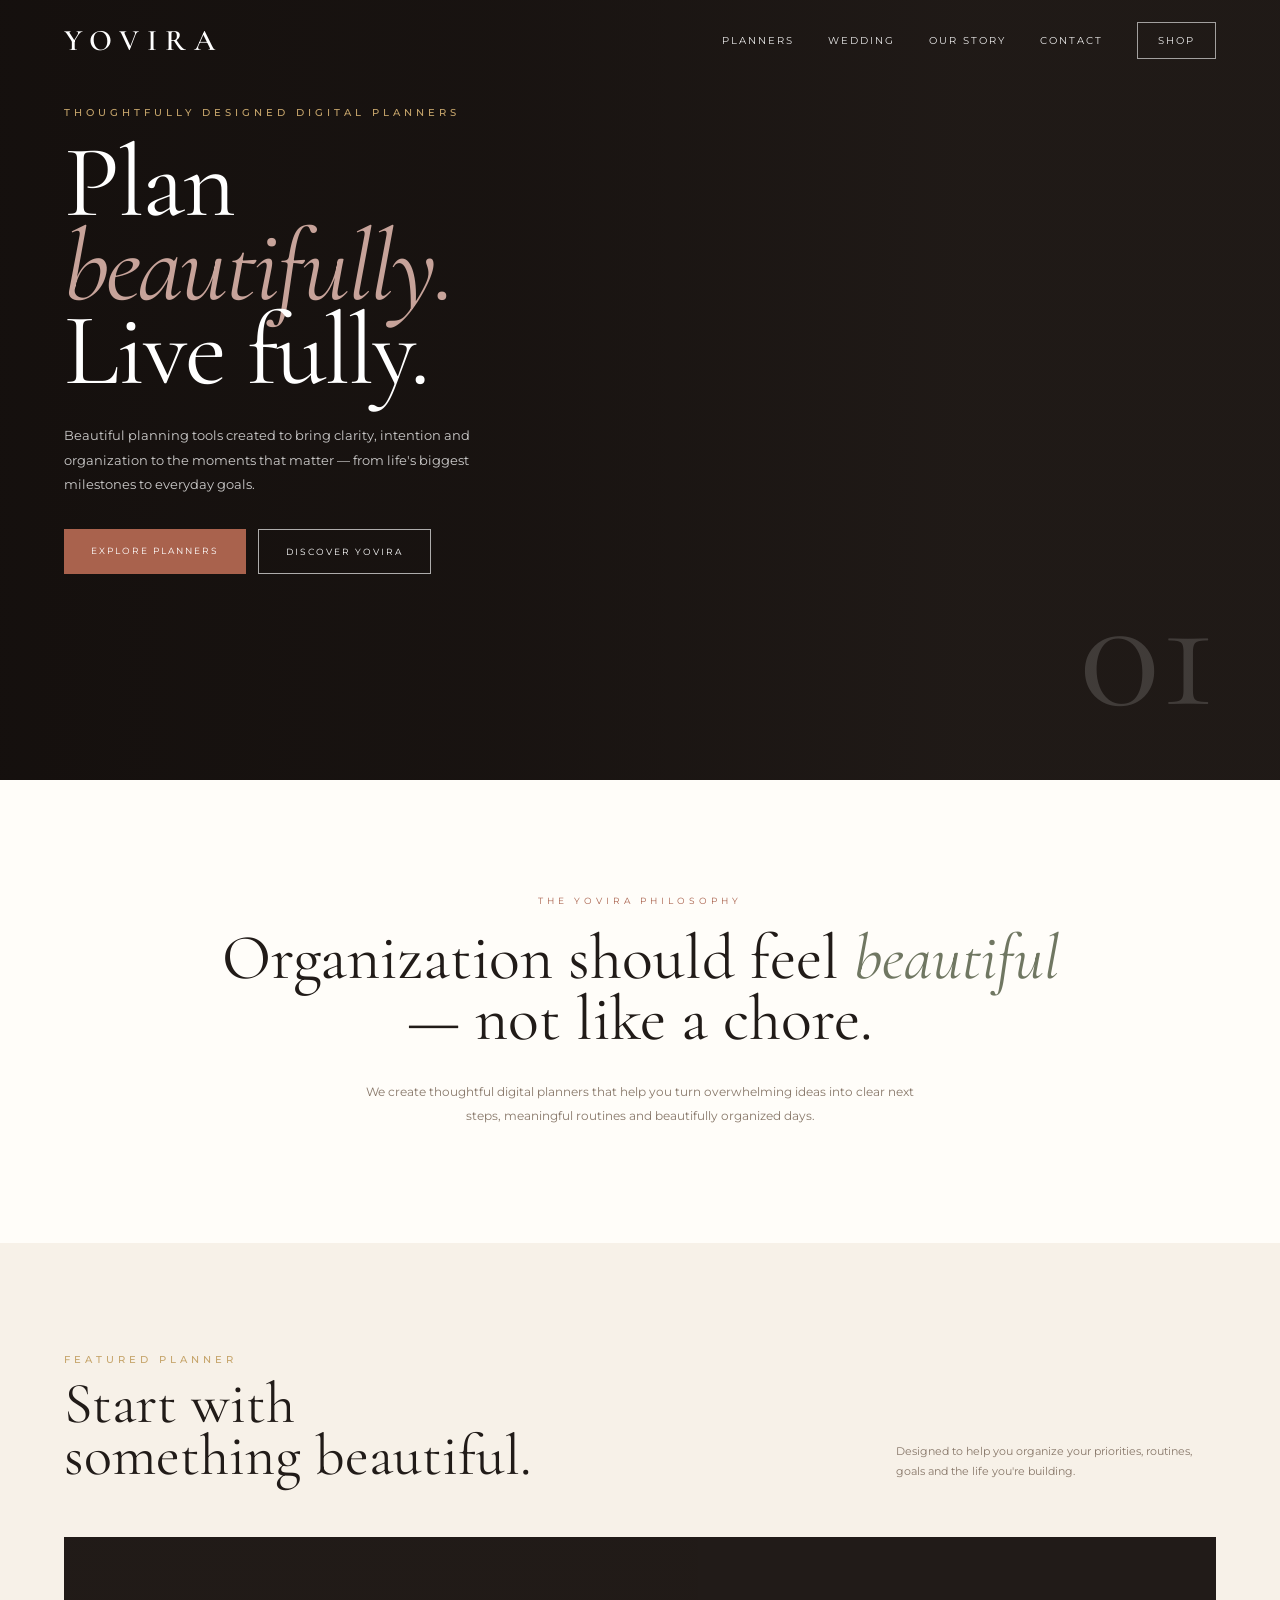
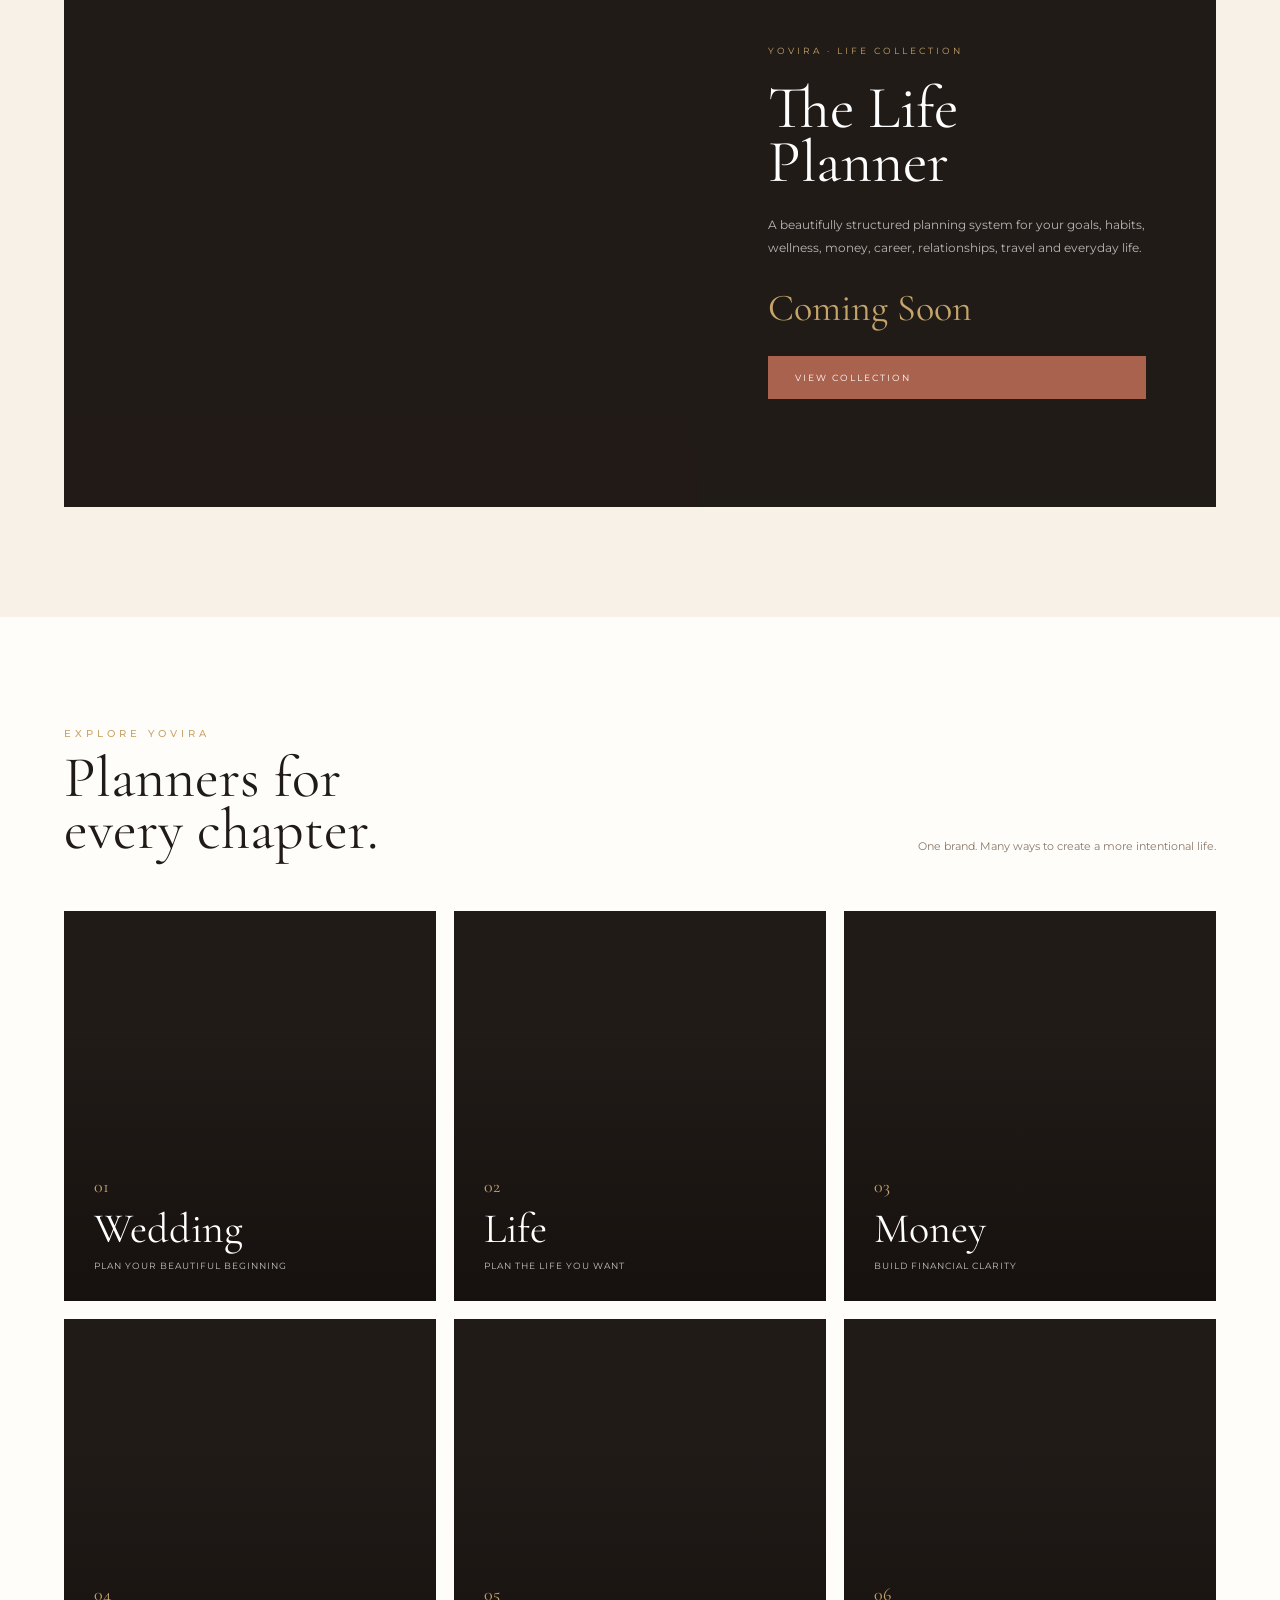
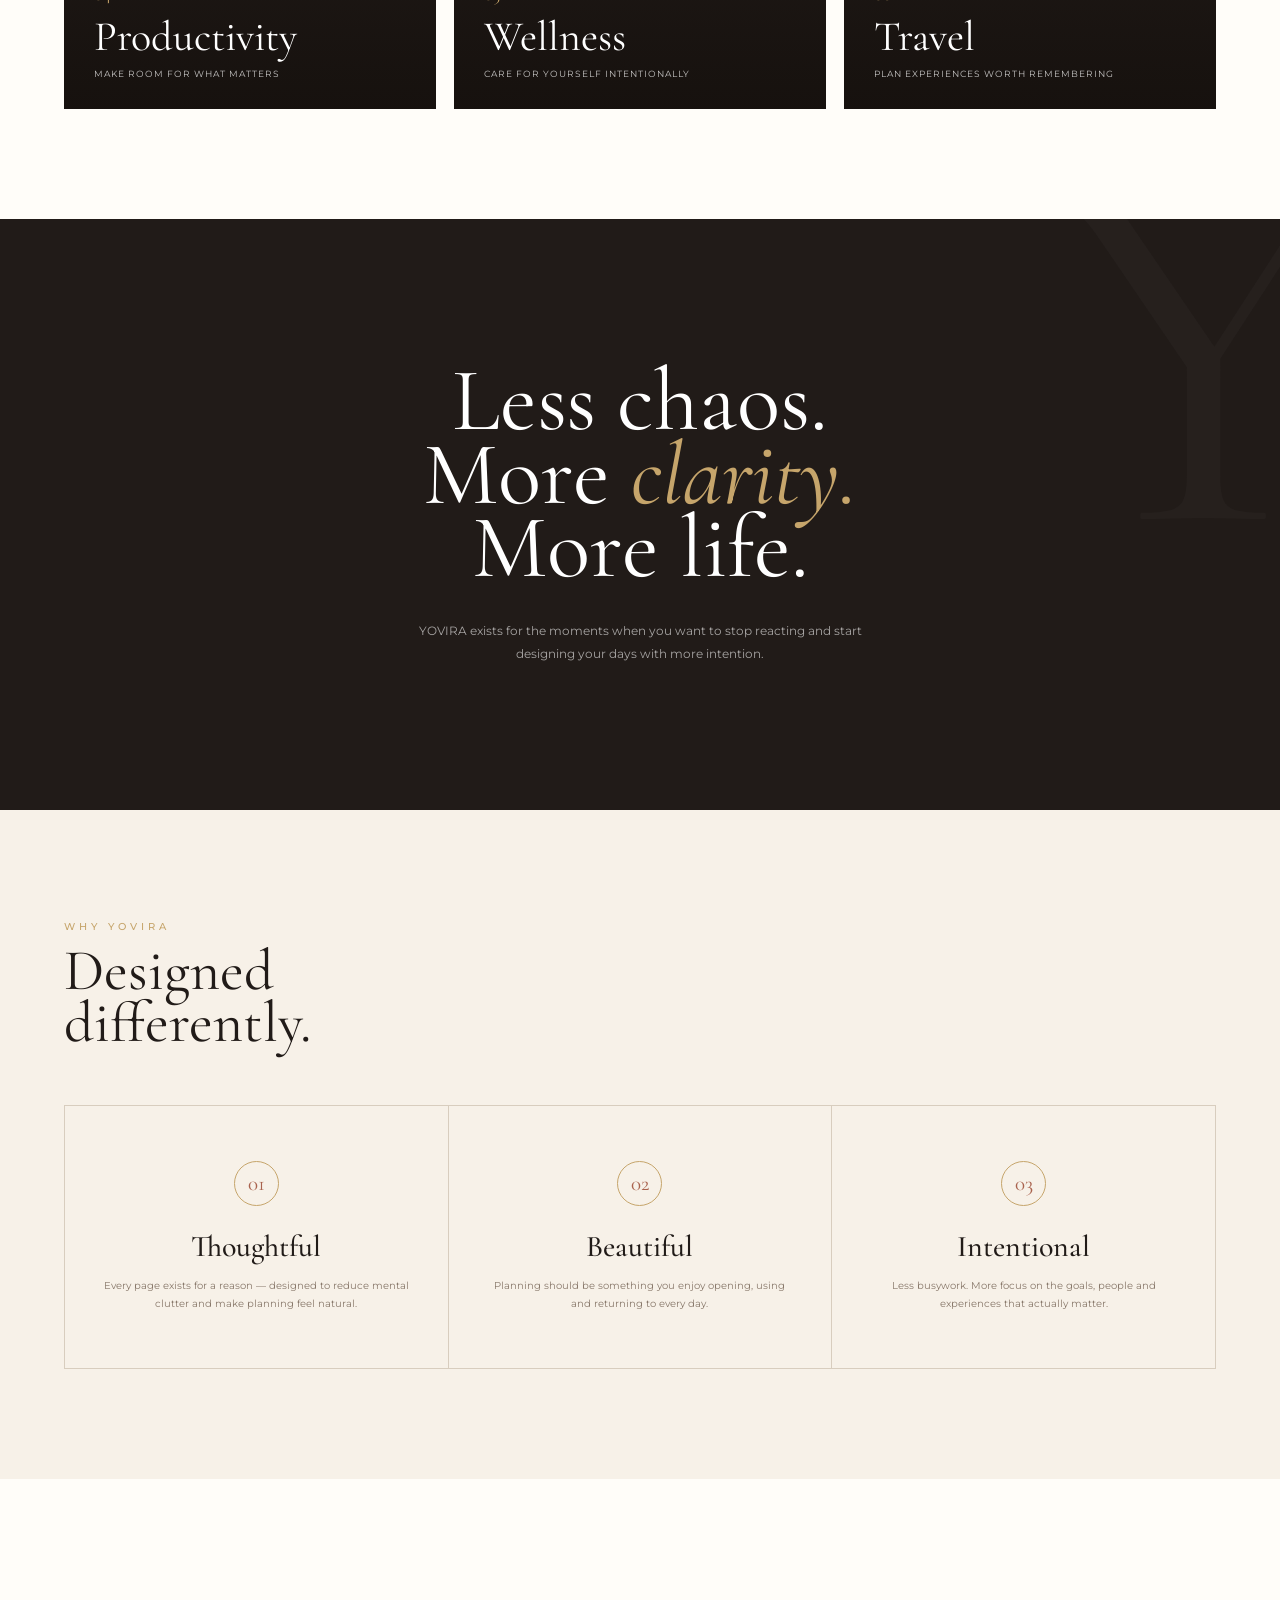
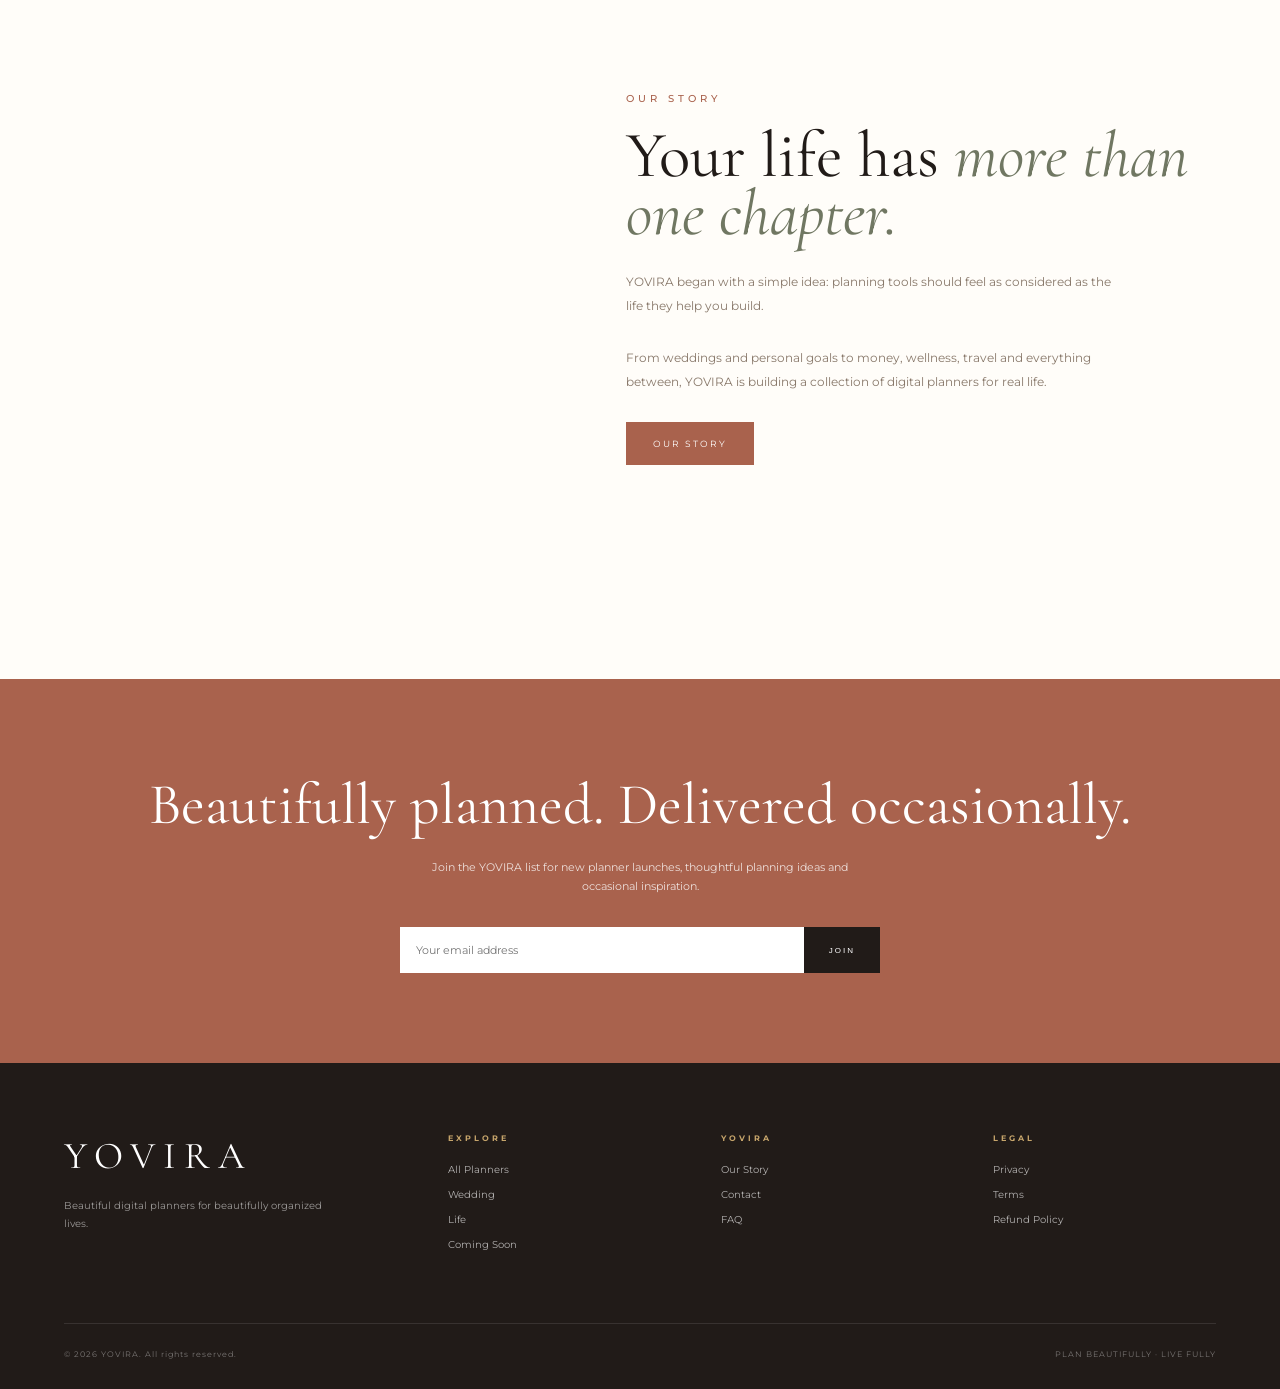
<file: index.html>
<!DOCTYPE html>
<html lang="en">
<head>
  <meta charset="UTF-8">
  <meta name="viewport" content="width=device-width, initial-scale=1.0">

  <title>YOVIRA | Plan Beautifully. Live Fully.</title>
  <meta name="description" content="YOVIRA creates beautifully designed digital planners for a more organized, intentional life.">

  <link rel="preconnect" href="https://fonts.googleapis.com">
  <link rel="preconnect" href="https://fonts.gstatic.com" crossorigin>

  <link href="https://fonts.googleapis.com/css2?family=Cormorant+Garamond:wght@400;500;600;700&family=Montserrat:wght@300;400;500;600&display=swap" rel="stylesheet">

  <style>

    :root {
      --espresso: #211B18;
      --espresso-soft: #302621;
      --ivory: #F7F1E8;
      --cream: #FFFDF9;
      --terracotta: #A9624D;
      --sage: #707762;
      --gold: #C6A56B;
      --rose: #C7A39A;
      --taupe: #88786A;
      --line: #D8CDBE;
    }

    * {
      margin: 0;
      padding: 0;
      box-sizing: border-box;
    }

    html {
      scroll-behavior: smooth;
    }

    body {
      background: var(--ivory);
      color: var(--espresso);
      font-family: "Montserrat", sans-serif;
      font-weight: 400;
      overflow-x: hidden;
    }

    img {
      width: 100%;
      display: block;
    }

    a {
      color: inherit;
      text-decoration: none;
    }

    /* =========================
       HEADER
    ========================= */

    header {
      position: absolute;
      top: 0;
      left: 0;
      width: 100%;
      z-index: 20;
      color: white;
      padding: 22px 5%;
    }

    .nav {
      max-width: 1400px;
      margin: auto;
      display: flex;
      align-items: center;
      justify-content: space-between;
    }

    .logo {
      font-family: "Cormorant Garamond", serif;
      font-size: 30px;
      letter-spacing: 8px;
      font-weight: 600;
    }

    .nav-links {
      display: flex;
      align-items: center;
      gap: 34px;
      font-size: 10px;
      letter-spacing: 2px;
      text-transform: uppercase;
    }

    .nav-links a {
      opacity: .9;
      transition: .3s;
    }

    .nav-links a:hover {
      color: var(--gold);
    }

    .shop-btn {
      border: 1px solid rgba(255,255,255,.65);
      padding: 11px 20px;
    }

    .shop-btn:hover {
      background: white;
      color: var(--espresso);
    }

    /* =========================
       HERO
    ========================= */

    .hero {
      min-height: 780px;
      position: relative;
      display: flex;
      align-items: flex-end;
      overflow: hidden;
      background: var(--espresso);
    }

    .hero-image {
      position: absolute;
      inset: 0;
      background:
        linear-gradient(
          90deg,
          rgba(20,15,13,.93) 0%,
          rgba(20,15,13,.68) 38%,
          rgba(20,15,13,.12) 75%
        ),
        url("https://images.unsplash.com/photo-1513159446162-54eb8bdaa79b?auto=format&fit=crop&w=1800&q=90")
        center / cover;
    }

    .hero-content {
      position: relative;
      z-index: 2;
      color: white;
      width: 100%;
      max-width: 1400px;
      margin: auto;
      padding: 0 5% 100px;
    }

    .eyebrow {
      color: var(--gold);
      font-size: 10px;
      letter-spacing: 4px;
      text-transform: uppercase;
      margin-bottom: 22px;
      font-weight: 500;
    }

    .hero h1 {
      font-family: "Cormorant Garamond", serif;
      font-weight: 400;
      font-size: clamp(64px, 8vw, 118px);
      line-height: .82;
      max-width: 750px;
      letter-spacing: -2px;
    }

    .hero h1 em {
      color: var(--rose);
      font-style: italic;
    }

    .hero-text {
      margin-top: 30px;
      max-width: 440px;
      font-size: 13px;
      line-height: 1.9;
      color: rgba(255,255,255,.78);
    }

    .hero-actions {
      display: flex;
      gap: 12px;
      margin-top: 32px;
      flex-wrap: wrap;
    }

    .btn {
      display: inline-block;
      padding: 16px 27px;
      font-size: 9px;
      text-transform: uppercase;
      letter-spacing: 2px;
      transition: .3s;
    }

    .btn-primary {
      background: var(--terracotta);
      color: white;
    }

    .btn-primary:hover {
      background: var(--gold);
      color: var(--espresso);
    }

    .btn-outline {
      border: 1px solid rgba(255,255,255,.65);
      color: white;
    }

    .btn-outline:hover {
      background: white;
      color: var(--espresso);
    }

    .hero-number {
      position: absolute;
      right: 5%;
      bottom: 70px;
      color: rgba(255,255,255,.15);
      font-family: "Cormorant Garamond", serif;
      font-size: 170px;
      line-height: .7;
    }

    /* =========================
       INTRO
    ========================= */

    .intro {
      padding: 115px 7%;
      text-align: center;
      background: var(--cream);
    }

    .intro-small {
      color: var(--terracotta);
      font-size: 9px;
      letter-spacing: 4px;
      text-transform: uppercase;
      margin-bottom: 22px;
    }

    .intro h2 {
      font-family: "Cormorant Garamond", serif;
      font-size: clamp(42px, 5vw, 70px);
      line-height: .95;
      font-weight: 400;
      max-width: 850px;
      margin: auto;
    }

    .intro h2 em {
      color: var(--sage);
      font-style: italic;
    }

    .intro p {
      max-width: 580px;
      margin: 30px auto 0;
      color: var(--taupe);
      font-size: 12px;
      line-height: 2;
    }

    /* =========================
       FEATURED
    ========================= */

    .featured {
      padding: 110px 5%;
      background: var(--ivory);
    }

    .section-heading {
      max-width: 1400px;
      margin: 0 auto 55px;
      display: flex;
      align-items: flex-end;
      justify-content: space-between;
      gap: 20px;
    }

    .section-heading .eyebrow {
      margin-bottom: 12px;
    }

    .section-heading h2 {
      font-family: "Cormorant Garamond", serif;
      font-size: 58px;
      font-weight: 400;
      line-height: .9;
    }

    .section-heading p {
      max-width: 320px;
      color: var(--taupe);
      font-size: 11px;
      line-height: 1.8;
    }

    .featured-card {
      max-width: 1400px;
      margin: auto;
      background: var(--espresso);
      color: white;
      display: grid;
      grid-template-columns: 1.1fr .9fr;
      min-height: 570px;
    }

    .featured-image {
      min-height: 500px;
      background:
        linear-gradient(rgba(30,20,15,.05),rgba(30,20,15,.18)),
        url("https://images.unsplash.com/photo-1499750310107-5fef28a66643?auto=format&fit=crop&w=1200&q=90")
        center / cover;
    }

    .featured-content {
      padding: 70px;
      display: flex;
      flex-direction: column;
      justify-content: center;
    }

    .featured-content .tag {
      color: var(--gold);
      font-size: 9px;
      letter-spacing: 3px;
      text-transform: uppercase;
      margin-bottom: 25px;
    }

    .featured-content h3 {
      font-family: "Cormorant Garamond", serif;
      font-size: 60px;
      font-weight: 400;
      line-height: .9;
    }

    .featured-content p {
      color: rgba(255,255,255,.68);
      font-size: 12px;
      line-height: 1.9;
      margin: 25px 0;
      max-width: 390px;
    }

    .price {
      font-family: "Cormorant Garamond", serif;
      color: var(--gold);
      font-size: 38px;
      margin-bottom: 25px;
    }

    /* =========================
       COLLECTIONS
    ========================= */

    .collections {
      background: var(--cream);
      padding: 110px 5%;
    }

    .collection-grid {
      max-width: 1400px;
      margin: auto;
      display: grid;
      grid-template-columns: repeat(3,1fr);
      gap: 18px;
    }

    .collection {
      min-height: 390px;
      position: relative;
      overflow: hidden;
      display: flex;
      align-items: flex-end;
      padding: 30px;
      color: white;
      background: var(--espresso);
      cursor: pointer;
    }

    .collection-bg {
      position: absolute;
      inset: 0;
      background-size: cover;
      background-position: center;
      transition: transform .7s;
    }

    .collection:hover .collection-bg {
      transform: scale(1.06);
    }

    .collection:after {
      content: "";
      position: absolute;
      inset: 0;
      background: linear-gradient(transparent 30%,rgba(20,15,12,.82));
    }

    .collection-content {
      position: relative;
      z-index: 2;
    }

    .collection-number {
      font-family: "Cormorant Garamond", serif;
      font-size: 18px;
      color: var(--gold);
    }

    .collection h3 {
      font-family: "Cormorant Garamond", serif;
      font-size: 42px;
      font-weight: 400;
      margin: 6px 0;
    }

    .collection p {
      font-size: 9px;
      letter-spacing: 1px;
      text-transform: uppercase;
      opacity: .75;
    }

    .wedding {
      background-image:url("https://images.unsplash.com/photo-1519225421980-715cb0215aed?auto=format&fit=crop&w=900&q=85");
    }

    .life {
      background-image:url("https://images.unsplash.com/photo-1494438639946-1ebd1d20bf85?auto=format&fit=crop&w=900&q=85");
    }

    .money {
      background-image:url("https://images.unsplash.com/photo-1554224155-6726b3ff858f?auto=format&fit=crop&w=900&q=85");
    }

    .productivity {
      background-image:url("https://images.unsplash.com/photo-1499750310107-5fef28a66643?auto=format&fit=crop&w=900&q=85");
    }

    .wellness {
      background-image:url("https://images.unsplash.com/photo-1506126613408-eca07ce68773?auto=format&fit=crop&w=900&q=85");
    }

    .travel {
      background-image:url("https://images.unsplash.com/photo-1500534623283-312aade485b7?auto=format&fit=crop&w=900&q=85");
    }

    /* =========================
       DARK STATEMENT
    ========================= */

    .statement {
      background: var(--espresso);
      color: white;
      padding: 145px 7%;
      text-align: center;
      position: relative;
      overflow: hidden;
    }

    .statement:before {
      content: "Y";
      position: absolute;
      font-family: "Cormorant Garamond", serif;
      font-size: 520px;
      color: rgba(255,255,255,.025);
      right: -80px;
      top: -180px;
    }

    .statement h2 {
      position: relative;
      font-family: "Cormorant Garamond", serif;
      font-size: clamp(54px,7vw,100px);
      line-height: .82;
      font-weight: 400;
    }

    .statement h2 span {
      color: var(--gold);
      font-style: italic;
    }

    .statement p {
      position: relative;
      max-width: 500px;
      margin: 35px auto 0;
      font-size: 12px;
      line-height: 1.9;
      color: rgba(255,255,255,.6);
    }

    /* =========================
       VALUES
    ========================= */

    .values {
      padding: 110px 5%;
      background: var(--ivory);
    }

    .values-grid {
      max-width: 1200px;
      margin: auto;
      display: grid;
      grid-template-columns: repeat(3,1fr);
      gap: 1px;
      background: var(--line);
      border: 1px solid var(--line);
    }

    .value {
      background: var(--ivory);
      padding: 55px 35px;
      text-align: center;
    }

    .value-icon {
      width: 45px;
      height: 45px;
      border: 1px solid var(--gold);
      border-radius: 50%;
      margin: 0 auto 22px;
      display: flex;
      align-items: center;
      justify-content: center;
      color: var(--terracotta);
      font-family: "Cormorant Garamond", serif;
      font-size: 21px;
    }

    .value h3 {
      font-family: "Cormorant Garamond", serif;
      font-size: 30px;
      font-weight: 500;
      margin-bottom: 12px;
    }

    .value p {
      font-size: 10px;
      color: var(--taupe);
      line-height: 1.8;
    }

    /* =========================
       ABOUT
    ========================= */

    .about {
      padding: 110px 5%;
      background: var(--cream);
    }

    .about-grid {
      max-width: 1400px;
      margin: auto;
      display: grid;
      grid-template-columns: .9fr 1.1fr;
      gap: 80px;
      align-items: center;
    }

    .about-image {
      height: 580px;
      background:
        url("https://images.unsplash.com/photo-1499951360447-b19be8fe80f5?auto=format&fit=crop&w=1100&q=90")
        center / cover;
    }

    .about-content .eyebrow {
      color: var(--terracotta);
    }

    .about-content h2 {
      font-family: "Cormorant Garamond", serif;
      font-size: 65px;
      font-weight: 400;
      line-height: .88;
      margin-bottom: 28px;
    }

    .about-content h2 em {
      color: var(--sage);
    }

    .about-content p {
      max-width: 490px;
      color: var(--taupe);
      font-size: 12px;
      line-height: 2;
      margin-bottom: 28px;
    }

    /* =========================
       NEWSLETTER
    ========================= */

    .newsletter {
      background: var(--terracotta);
      color: white;
      padding: 90px 7%;
      text-align: center;
    }

    .newsletter h2 {
      font-family: "Cormorant Garamond", serif;
      font-size: 58px;
      font-weight: 400;
    }

    .newsletter p {
      max-width: 450px;
      margin: 18px auto 30px;
      font-size: 11px;
      line-height: 1.8;
      opacity: .8;
    }

    .newsletter-form {
      max-width: 480px;
      margin: auto;
      display: flex;
    }

    .newsletter-form input {
      flex: 1;
      border: none;
      padding: 16px;
      font-family: "Montserrat", sans-serif;
      font-size: 11px;
      outline: none;
    }

    .newsletter-form button {
      border: none;
      background: var(--espresso);
      color: white;
      padding: 0 25px;
      text-transform: uppercase;
      letter-spacing: 2px;
      font-size: 8px;
      cursor: pointer;
    }

    /* =========================
       FOOTER
    ========================= */

    footer {
      background: var(--espresso);
      color: white;
      padding: 70px 5% 30px;
    }

    .footer-grid {
      max-width: 1400px;
      margin: auto;
      display: grid;
      grid-template-columns: 1.5fr 1fr 1fr 1fr;
      gap: 50px;
      padding-bottom: 60px;
    }

    .footer-logo {
      font-family: "Cormorant Garamond", serif;
      font-size: 38px;
      letter-spacing: 8px;
    }

    .footer-brand p {
      margin-top: 18px;
      max-width: 270px;
      color: rgba(255,255,255,.55);
      font-size: 10px;
      line-height: 1.8;
    }

    footer h4 {
      color: var(--gold);
      font-size: 8px;
      letter-spacing: 3px;
      text-transform: uppercase;
      margin-bottom: 20px;
    }

    footer ul {
      list-style: none;
    }

    footer li {
      margin-bottom: 12px;
      font-size: 10px;
      color: rgba(255,255,255,.65);
    }

    footer li a:hover {
      color: white;
    }

    .copyright {
      max-width: 1400px;
      margin: auto;
      padding-top: 25px;
      border-top: 1px solid rgba(255,255,255,.1);
      display: flex;
      justify-content: space-between;
      color: rgba(255,255,255,.4);
      font-size: 8px;
      letter-spacing: 1px;
    }

    /* =========================
       MOBILE
    ========================= */

    @media (max-width: 800px) {

      header {
        padding: 18px 20px;
      }

      .logo {
        font-size: 25px;
        letter-spacing: 6px;
      }

      .nav-links {
        gap: 12px;
        font-size: 7px;
      }

      .nav-links a:nth-child(3),
      .nav-links a:nth-child(4) {
        display: none;
      }

      .shop-btn {
        padding: 8px 11px;
      }

      .hero {
        min-height: 720px;
      }

      .hero-image {
        background:
          linear-gradient(
            0deg,
            rgba(20,15,13,.96) 0%,
            rgba(20,15,13,.55) 48%,
            rgba(20,15,13,.12) 100%
          ),
          url("https://images.unsplash.com/photo-1513159446162-54eb8bdaa79b?auto=format&fit=crop&w=1000&q=85")
          center / cover;
      }

      .hero-content {
        padding: 0 22px 70px;
      }

      .hero h1 {
        font-size: 65px;
        letter-spacing: -1px;
      }

      .hero-text {
        font-size: 11px;
        max-width: 330px;
      }

      .hero-number {
        display: none;
      }

      .intro {
        padding: 80px 25px;
      }

      .intro h2 {
        font-size: 45px;
      }

      .featured,
      .collections,
      .values,
      .about {
        padding: 75px 20px;
      }

      .section-heading {
        display: block;
        margin-bottom: 35px;
      }

      .section-heading h2 {
        font-size: 48px;
        margin-bottom: 20px;
      }

      .featured-card {
        grid-template-columns: 1fr;
      }

      .featured-image {
        min-height: 350px;
      }

      .featured-content {
        padding: 45px 28px;
      }

      .featured-content h3 {
        font-size: 50px;
      }

      .collection-grid {
        grid-template-columns: 1fr;
      }

      .collection {
        min-height: 360px;
      }

      .statement {
        padding: 100px 25px;
      }

      .statement h2 {
        font-size: 65px;
      }

      .values-grid {
        grid-template-columns: 1fr;
      }

      .about-grid {
        grid-template-columns: 1fr;
        gap: 45px;
      }

      .about-image {
        height: 420px;
      }

      .about-content h2 {
        font-size: 53px;
      }

      .newsletter {
        padding: 75px 22px;
      }

      .newsletter h2 {
        font-size: 47px;
      }

      .newsletter-form {
        display: block;
      }

      .newsletter-form input,
      .newsletter-form button {
        width: 100%;
        height: 50px;
      }

      .footer-grid {
        grid-template-columns: 1fr 1fr;
        gap: 40px 20px;
      }

      .footer-brand {
        grid-column: 1 / -1;
      }

      .copyright {
        display: block;
        line-height: 2;
      }
    }

  </style>
  <!-- Google tag (gtag.js) -->

<script async src="https://www.googletagmanager.com/gtag/js?id=G-4WQNNDXHKR"></script>

<script>

window.dataLayer = window.dataLayer || [];

function gtag() {dataLayer.push(arguments);}

gtag('js', new Date());

gtag('config', 'G-4WQNNDXHKR');

</script>
</head>

<body>

  <!-- HEADER -->

  <header>
    <nav class="nav">

      <a href="index.html" class="logo">
        YOVIRA
      </a>

      <div class="nav-links">
        <a href="planners.html">Planners</a>
        <a href="planners.html">Wedding</a>
        <a href="about.html">Our Story</a>
        <a href="contact.html">Contact</a>
        <a href="planners.html" class="shop-btn">Shop</a>
      </div>

    </nav>
  </header>


  <!-- HERO -->

  <section class="hero">

    <div class="hero-image"></div>

    <div class="hero-content">

      <div class="eyebrow">
        Thoughtfully designed digital planners
      </div>

      <h1>
        Plan<br>
        <em>beautifully.</em><br>
        Live fully.
      </h1>

      <p class="hero-text">
        Beautiful planning tools created to bring clarity,
        intention and organization to the moments that
        matter — from life's biggest milestones to everyday goals.
      </p>

      <div class="hero-actions">

        <a href="planners.html" class="btn btn-primary">
          Explore Planners
        </a>

        <a href="about.html" class="btn btn-outline">
          Discover YOVIRA
        </a>

      </div>

    </div>

    <div class="hero-number">
      01
    </div>

  </section>


  <!-- INTRO -->

  <section class="intro">

    <div class="intro-small">
      The YOVIRA philosophy
    </div>

    <h2>
      Organization should feel
      <em>beautiful</em> — not like a chore.
    </h2>

    <p>
      We create thoughtful digital planners that help you
      turn overwhelming ideas into clear next steps,
      meaningful routines and beautifully organized days.
    </p>

  </section>


  <!-- FEATURED -->

  <section class="featured">

    <div class="section-heading">

      <div>
        <div class="eyebrow">
          Featured planner
        </div>

        <h2>
          Start with<br>
          something beautiful.
        </h2>
      </div>

      <p>
        Designed to help you organize your priorities,
        routines, goals and the life you're building.
      </p>

    </div>


    <div class="featured-card">

      <div class="featured-image"></div>

      <div class="featured-content">

        <div class="tag">
          YOVIRA · Life Collection
        </div>

        <h3>
          The Life<br>
          Planner
        </h3>

        <p>
          A beautifully structured planning system for
          your goals, habits, wellness, money, career,
          relationships, travel and everyday life.
        </p>

        <div class="price">
          Coming Soon
        </div>

        <a href="planners.html" class="btn btn-primary">
          View Collection
        </a>

      </div>

    </div>

  </section>


  <!-- COLLECTIONS -->

  <section class="collections">

    <div class="section-heading">

      <div>
        <div class="eyebrow">
          Explore YOVIRA
        </div>

        <h2>
          Planners for<br>
          every chapter.
        </h2>
      </div>

      <p>
        One brand. Many ways to create a more intentional life.
      </p>

    </div>


    <div class="collection-grid">

      <!-- WEDDING NOW GOES TO PLANNERS SECTION -->
      <a href="planners.html" class="collection">
        <div class="collection-bg wedding"></div>
        <div class="collection-content">
          <div class="collection-number">01</div>
          <h3>Wedding</h3>
          <p>Plan your beautiful beginning</p>
        </div>
      </a>


      <a href="planners.html" class="collection">
        <div class="collection-bg life"></div>
        <div class="collection-content">
          <div class="collection-number">02</div>
          <h3>Life</h3>
          <p>Plan the life you want</p>
        </div>
      </a>


      <a href="planners.html" class="collection">
        <div class="collection-bg money"></div>
        <div class="collection-content">
          <div class="collection-number">03</div>
          <h3>Money</h3>
          <p>Build financial clarity</p>
        </div>
      </a>


      <a href="planners.html" class="collection">
        <div class="collection-bg productivity"></div>
        <div class="collection-content">
          <div class="collection-number">04</div>
          <h3>Productivity</h3>
          <p>Make room for what matters</p>
        </div>
      </a>


      <a href="planners.html" class="collection">
        <div class="collection-bg wellness"></div>
        <div class="collection-content">
          <div class="collection-number">05</div>
          <h3>Wellness</h3>
          <p>Care for yourself intentionally</p>
        </div>
      </a>


      <a href="planners.html" class="collection">
        <div class="collection-bg travel"></div>
        <div class="collection-content">
          <div class="collection-number">06</div>
          <h3>Travel</h3>
          <p>Plan experiences worth remembering</p>
        </div>
      </a>

    </div>

  </section>


  <!-- STATEMENT -->

  <section class="statement">

    <h2>
      Less chaos.<br>
      More <span>clarity.</span><br>
      More life.
    </h2>

    <p>
      YOVIRA exists for the moments when you want to
      stop reacting and start designing your days with
      more intention.
    </p>

  </section>


  <!-- VALUES -->

  <section class="values">

    <div class="section-heading">

      <div>
        <div class="eyebrow">
          Why YOVIRA
        </div>

        <h2>
          Designed<br>
          differently.
        </h2>
      </div>

    </div>


    <div class="values-grid">

      <div class="value">

        <div class="value-icon">
          01
        </div>

        <h3>
          Thoughtful
        </h3>

        <p>
          Every page exists for a reason —
          designed to reduce mental clutter
          and make planning feel natural.
        </p>

      </div>


      <div class="value">

        <div class="value-icon">
          02
        </div>

        <h3>
          Beautiful
        </h3>

        <p>
          Planning should be something you
          enjoy opening, using and returning
          to every day.
        </p>

      </div>


      <div class="value">

        <div class="value-icon">
          03
        </div>

        <h3>
          Intentional
        </h3>

        <p>
          Less busywork. More focus on the
          goals, people and experiences
          that actually matter.
        </p>

      </div>

    </div>

  </section>


  <!-- ABOUT -->

  <section class="about">

    <div class="about-grid">

      <div class="about-image"></div>

      <div class="about-content">

        <div class="eyebrow">
          Our story
        </div>

        <h2>
          Your life has
          <em>more than
          one chapter.</em>
        </h2>

        <p>
          YOVIRA began with a simple idea:
          planning tools should feel as considered
          as the life they help you build.
        </p>

        <p>
          From weddings and personal goals to money,
          wellness, travel and everything between,
          YOVIRA is building a collection of digital
          planners for real life.
        </p>

        <a href="about.html" class="btn btn-primary">
          Our Story
        </a>

      </div>

    </div>

  </section>


  <!-- NEWSLETTER -->

  <section class="newsletter">

    <h2>
      Beautifully planned.
      Delivered occasionally.
    </h2>

    <p>
      Join the YOVIRA list for new planner launches,
      thoughtful planning ideas and occasional inspiration.
    </p>

    <form class="newsletter-form">

      <input
        type="email"
        placeholder="Your email address"
        required
      >

      <button type="submit">
        Join
      </button>

    </form>

  </section>


  <!-- FOOTER -->

  <footer>

    <div class="footer-grid">

      <div class="footer-brand">

        <div class="footer-logo">
          YOVIRA
        </div>

        <p>
          Beautiful digital planners for
          beautifully organized lives.
        </p>

      </div>


      <div>

        <h4>Explore</h4>

        <ul>
          <li><a href="planners.html">All Planners</a></li>
          <li><a href="planners.html">Wedding</a></li>
          <li><a href="planners.html">Life</a></li>
          <li><a href="planners.html">Coming Soon</a></li>
        </ul>

      </div>


      <div>

        <h4>YOVIRA</h4>

        <ul>
          <li><a href="about.html">Our Story</a></li>
          <li><a href="contact.html">Contact</a></li>
          <li><a href="faq.html">FAQ</a></li>
        </ul>

      </div>


      <div>

        <h4>Legal</h4>

        <ul>
          <li><a href="privacy.html">Privacy</a></li>
          <li><a href="terms.html">Terms</a></li>
          <li><a href="refund.html">Refund Policy</a></li>
        </ul>

      </div>

    </div>


    <div class="copyright">

      <span>
        © 2026 YOVIRA. All rights reserved.
      </span>

      <span>
        PLAN BEAUTIFULLY · LIVE FULLY
      </span>

    </div>

  </footer>


  <script>

    document
      .querySelector(".newsletter-form")
      .addEventListener("submit", function(e) {

        e.preventDefault();

        const button = this.querySelector("button");

        button.innerText = "Thank You";

        button.style.background = "#C6A56B";
        button.style.color = "#211B18";

      });

  </script>

</body>
</html>
</file>
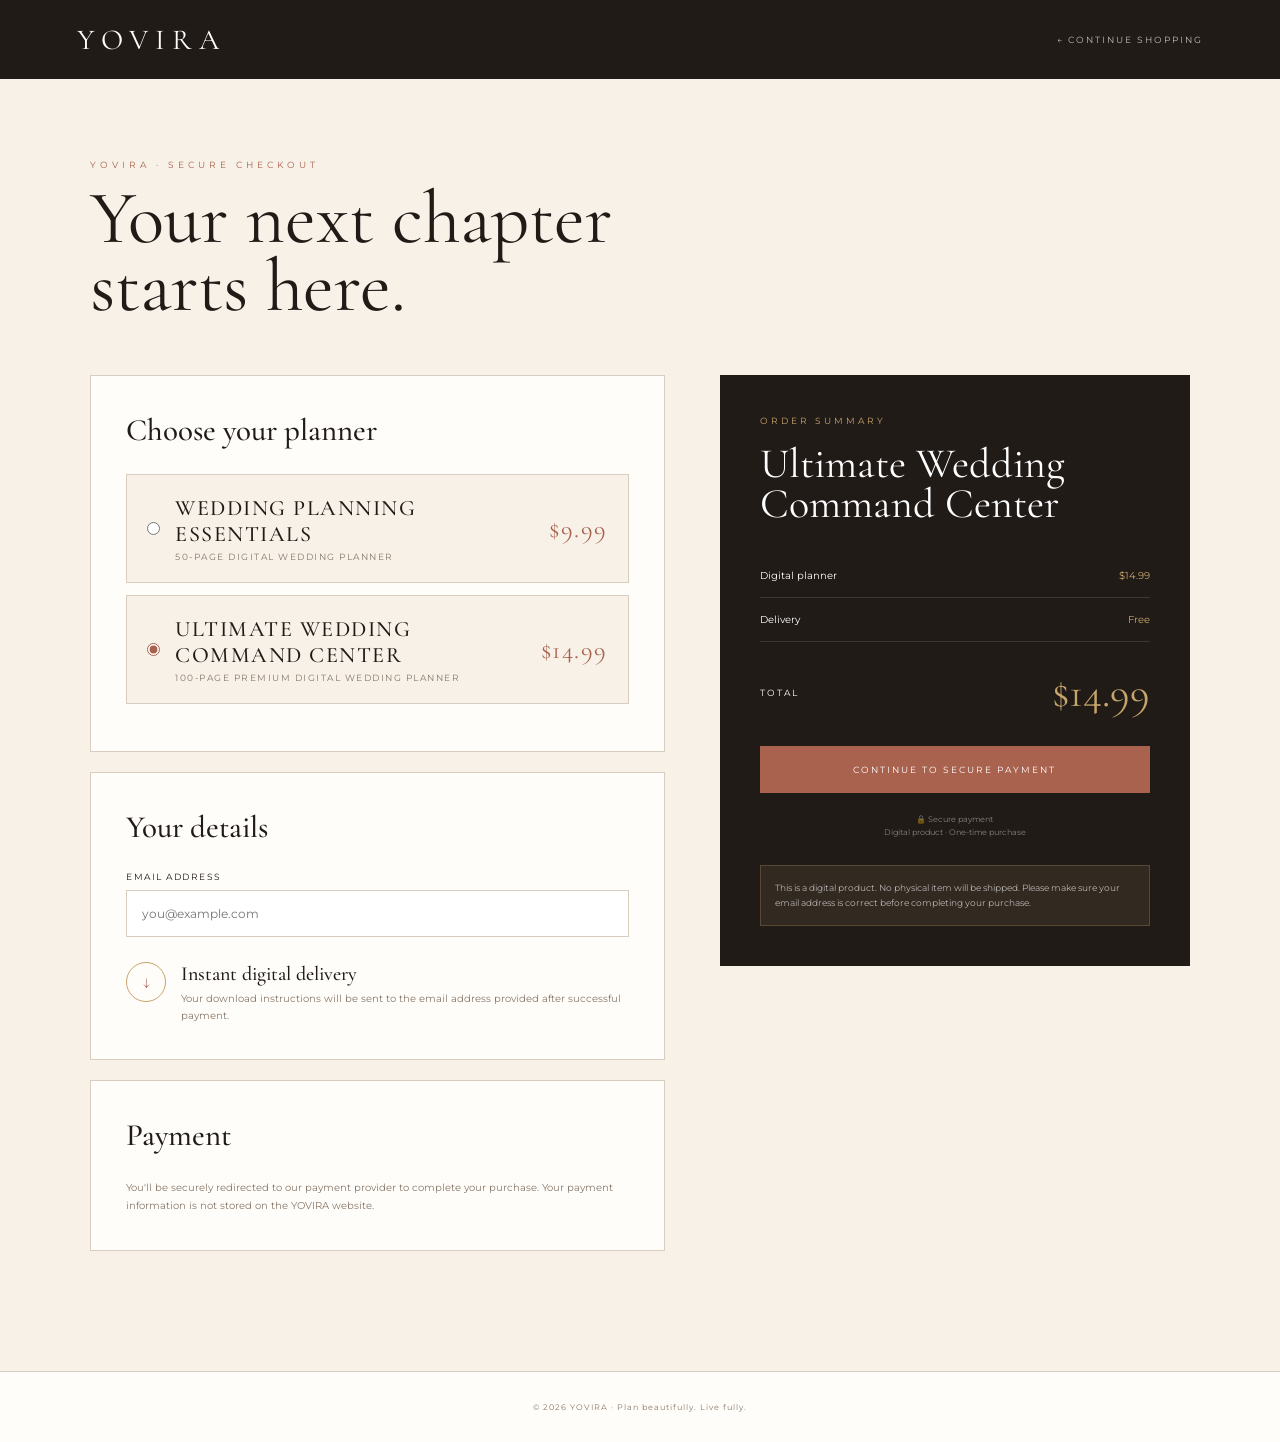
<file: Checkout.html>
<!DOCTYPE html>
<html lang="en">
<head>
  <meta charset="UTF-8">
  <meta name="viewport" content="width=device-width, initial-scale=1.0">

  <title>Checkout | YOVIRA</title>

  <link rel="preconnect" href="https://fonts.googleapis.com">
  <link rel="preconnect" href="https://fonts.gstatic.com" crossorigin>

  <link href="https://fonts.googleapis.com/css2?family=Cormorant+Garamond:wght@400;500;600&family=Montserrat:wght@300;400;500;600&display=swap" rel="stylesheet">

  <style>

    :root {
      --espresso: #211B18;
      --ivory: #F7F1E8;
      --cream: #FFFDF9;
      --terracotta: #A9624D;
      --sage: #707762;
      --gold: #C6A56B;
      --rose: #C7A39A;
      --taupe: #88786A;
      --line: #D8CDBE;
    }

    * {
      margin: 0;
      padding: 0;
      box-sizing: border-box;
    }

    body {
      background: var(--ivory);
      color: var(--espresso);
      font-family: "Montserrat", sans-serif;
    }

    a {
      color: inherit;
      text-decoration: none;
    }

    /* HEADER */

    header {
      background: var(--espresso);
      color: white;
      padding: 22px 6%;
    }

    .nav {
      max-width: 1200px;
      margin: auto;
      display: flex;
      justify-content: space-between;
      align-items: center;
    }

    .logo {
      font-family: "Cormorant Garamond", serif;
      font-size: 29px;
      letter-spacing: 7px;
    }

    .back {
      font-size: 9px;
      letter-spacing: 2px;
      text-transform: uppercase;
      color: rgba(255,255,255,.7);
    }

    /* MAIN */

    main {
      max-width: 1150px;
      margin: auto;
      padding: 80px 25px 100px;
    }

    .eyebrow {
      color: var(--terracotta);
      font-size: 9px;
      letter-spacing: 4px;
      text-transform: uppercase;
      margin-bottom: 15px;
    }

    h1 {
      font-family: "Cormorant Garamond", serif;
      font-weight: 400;
      font-size: clamp(48px, 6vw, 75px);
      line-height: .9;
      margin-bottom: 55px;
    }

    .checkout-grid {
      display: grid;
      grid-template-columns: 1.1fr .9fr;
      gap: 55px;
      align-items: start;
    }

    /* LEFT */

    .section {
      background: var(--cream);
      border: 1px solid var(--line);
      padding: 35px;
      margin-bottom: 20px;
    }

    .section-title {
      font-family: "Cormorant Garamond", serif;
      font-size: 31px;
      margin-bottom: 25px;
      font-weight: 500;
    }

    label {
      display: block;
      font-size: 9px;
      letter-spacing: 1.5px;
      text-transform: uppercase;
      margin-bottom: 8px;
    }

    input {
      width: 100%;
      border: 1px solid var(--line);
      background: white;
      padding: 15px;
      font-family: "Montserrat", sans-serif;
      font-size: 12px;
      outline: none;
      margin-bottom: 20px;
    }

    input:focus {
      border-color: var(--gold);
    }

    .delivery {
      display: flex;
      gap: 15px;
      align-items: flex-start;
      padding-top: 5px;
    }

    .delivery-icon {
      width: 40px;
      height: 40px;
      flex-shrink: 0;
      border: 1px solid var(--gold);
      border-radius: 50%;
      display: flex;
      align-items: center;
      justify-content: center;
      font-family: "Cormorant Garamond", serif;
      color: var(--terracotta);
    }

    .delivery strong {
      font-family: "Cormorant Garamond", serif;
      font-size: 20px;
      font-weight: 500;
    }

    .delivery p {
      color: var(--taupe);
      font-size: 10px;
      line-height: 1.7;
      margin-top: 4px;
    }

    /* PRODUCT SELECTION */

    .product-option {
      border: 1px solid var(--line);
      padding: 20px;
      margin-bottom: 12px;
      display: flex;
      align-items: center;
      gap: 15px;
      cursor: pointer;
      transition: .25s;
      background: var(--ivory);
    }

    .product-option:hover {
      border-color: var(--gold);
    }

    .product-option input {
      width: auto;
      margin: 0;
      accent-color: var(--terracotta);
    }

    .product-info {
      flex: 1;
    }

    .product-name {
      font-family: "Cormorant Garamond", serif;
      font-size: 22px;
      font-weight: 500;
    }

    .product-description {
      color: var(--taupe);
      font-size: 9px;
      margin-top: 4px;
    }

    .product-price {
      font-family: "Cormorant Garamond", serif;
      font-size: 25px;
      color: var(--terracotta);
    }

    /* RIGHT */

    .summary {
      background: var(--espresso);
      color: white;
      padding: 40px;
      position: sticky;
      top: 25px;
    }

    .summary-label {
      color: var(--gold);
      font-size: 9px;
      letter-spacing: 3px;
      text-transform: uppercase;
      margin-bottom: 18px;
    }

    .summary h2 {
      font-family: "Cormorant Garamond", serif;
      font-weight: 400;
      font-size: 42px;
      line-height: .95;
      margin-bottom: 30px;
    }

    .summary-row {
      display: flex;
      justify-content: space-between;
      gap: 20px;
      padding: 15px 0;
      border-bottom: 1px solid rgba(255,255,255,.12);
      font-size: 10px;
    }

    .summary-row span:last-child {
      color: var(--gold);
    }

    .total {
      display: flex;
      justify-content: space-between;
      margin-top: 25px;
      align-items: center;
    }

    .total span:first-child {
      font-size: 9px;
      text-transform: uppercase;
      letter-spacing: 2px;
    }

    .total-price {
      font-family: "Cormorant Garamond", serif;
      font-size: 42px;
      color: var(--gold);
    }

    .pay-btn {
      width: 100%;
      margin-top: 28px;
      padding: 18px;
      border: none;
      background: var(--terracotta);
      color: white;
      font-family: "Montserrat", sans-serif;
      text-transform: uppercase;
      letter-spacing: 2px;
      font-size: 9px;
      cursor: pointer;
      transition: .3s;
    }

    .pay-btn:hover {
      background: var(--gold);
      color: var(--espresso);
    }

    .secure {
      text-align: center;
      color: rgba(255,255,255,.45);
      font-size: 8px;
      line-height: 1.7;
      margin-top: 20px;
    }

    .notice {
      background: rgba(198,165,107,.1);
      border: 1px solid rgba(198,165,107,.25);
      padding: 14px;
      margin-top: 25px;
      color: rgba(255,255,255,.65);
      font-size: 9px;
      line-height: 1.7;
    }

    /* FOOTER */

    footer {
      background: var(--cream);
      border-top: 1px solid var(--line);
      padding: 30px 25px;
      text-align: center;
      color: var(--taupe);
      font-size: 8px;
      letter-spacing: 1px;
    }

    /* MOBILE */

    @media (max-width: 800px) {

      main {
        padding: 60px 18px 80px;
      }

      h1 {
        margin-bottom: 40px;
      }

      .checkout-grid {
        grid-template-columns: 1fr;
        gap: 20px;
      }

      .section {
        padding: 25px 20px;
      }

      .summary {
        position: static;
        padding: 30px 22px;
      }

      .product-name {
        font-size: 19px;
      }

      .product-price {
        font-size: 21px;
      }

    }

  </style>
</head>

<body>

  <header>

    <nav class="nav">

      <a href="index.html" class="logo">
        YOVIRA
      </a>

      <a href="planners.html" class="back">
        ← Continue Shopping
      </a>

    </nav>

  </header>


  <main>

    <div class="eyebrow">
      YOVIRA · Secure Checkout
    </div>

    <h1>
      Your next chapter<br>
      starts here.
    </h1>


    <div class="checkout-grid">


      <!-- LEFT SIDE -->

      <div>


        <!-- PRODUCT -->

        <section class="section">

          <h2 class="section-title">
            Choose your planner
          </h2>


          <label class="product-option">

            <input
              type="radio"
              name="product"
              value="9.99"
              data-name="Wedding Planning Essentials"
            >

            <div class="product-info">

              <div class="product-name">
                Wedding Planning Essentials
              </div>

              <div class="product-description">
                50-page digital wedding planner
              </div>

            </div>

            <div class="product-price">
              $9.99
            </div>

          </label>


          <label class="product-option">

            <input
              type="radio"
              name="product"
              value="14.99"
              data-name="Ultimate Wedding Command Center"
              checked
            >

            <div class="product-info">

              <div class="product-name">
                Ultimate Wedding Command Center
              </div>

              <div class="product-description">
                100-page premium digital wedding planner
              </div>

            </div>

            <div class="product-price">
              $14.99
            </div>

          </label>

        </section>


        <!-- CUSTOMER -->

        <section class="section">

          <h2 class="section-title">
            Your details
          </h2>

          <label for="email">
            Email address
          </label>

          <input
            id="email"
            type="email"
            placeholder="you@example.com"
            required
          >

          <div class="delivery">

            <div class="delivery-icon">
              ↓
            </div>

            <div>

              <strong>
                Instant digital delivery
              </strong>

              <p>
                Your download instructions will be
                sent to the email address provided
                after successful payment.
              </p>

            </div>

          </div>

        </section>


        <!-- PAYMENT -->

        <section class="section">

          <h2 class="section-title">
            Payment
          </h2>

          <p style="
            font-size:10px;
            color:#88786A;
            line-height:1.8;
          ">

            You'll be securely redirected to our
            payment provider to complete your purchase.
            Your payment information is not stored
            on the YOVIRA website.

          </p>

        </section>

      </div>


      <!-- RIGHT SIDE -->

      <aside class="summary">

        <div class="summary-label">
          Order summary
        </div>

        <h2 id="summary-name">
          Ultimate Wedding<br>
          Command Center
        </h2>


        <div class="summary-row">

          <span>
            Digital planner
          </span>

          <span id="summary-price">
            $14.99
          </span>

        </div>


        <div class="summary-row">

          <span>
            Delivery
          </span>

          <span>
            Free
          </span>

        </div>


        <div class="total">

          <span>
            Total
          </span>

          <span
            class="total-price"
            id="total-price"
          >
            $14.99
          </span>

        </div>


        <button
          class="pay-btn"
          id="pay-button"
        >
          Continue to Secure Payment
        </button>


        <div class="secure">

          🔒 Secure payment<br>
          Digital product · One-time purchase

        </div>


        <div class="notice">

          This is a digital product. No physical
          item will be shipped. Please make sure
          your email address is correct before
          completing your purchase.

        </div>

      </aside>

    </div>

  </main>


  <footer>

    © 2026 YOVIRA · Plan beautifully. Live fully.

  </footer>


  <script>

    const products =
      document.querySelectorAll(
        'input[name="product"]'
      );

    const summaryName =
      document.getElementById("summary-name");

    const summaryPrice =
      document.getElementById("summary-price");

    const totalPrice =
      document.getElementById("total-price");


    products.forEach(product => {

      product.addEventListener("change", function() {

        const price = this.value;
        const name = this.dataset.name;

        summaryName.innerHTML =
          name.replace(" ", " <br>");

        summaryPrice.textContent =
          "$" + price;

        totalPrice.textContent =
          "$" + price;

      });

    });


    document
      .getElementById("pay-button")
      .addEventListener("click", function() {

        const email =
          document.getElementById("email").value;

        if (!email) {

          alert(
            "Please enter your email address."
          );

          return;

        }

        alert(
          "Payment gateway will be connected here. Your checkout design is ready."
        );

      });

  </script>

</body>
</html>
</file>
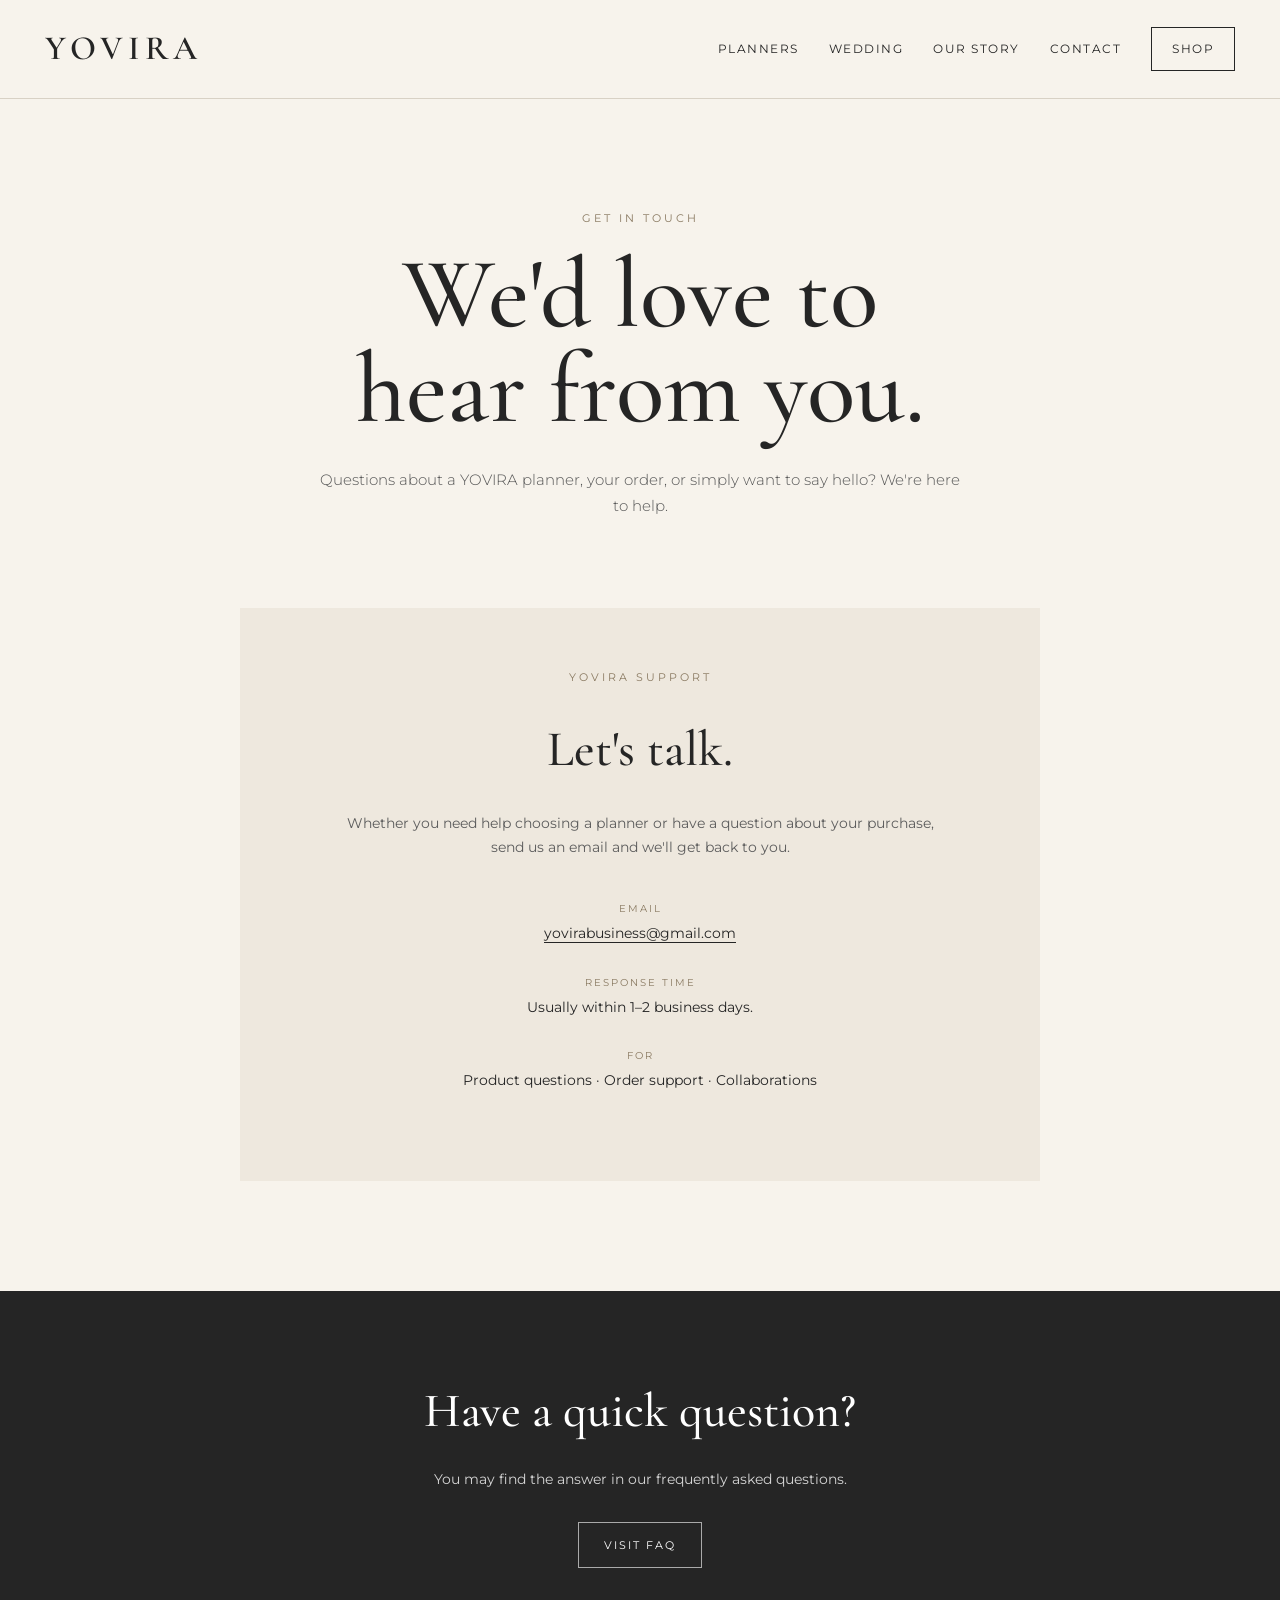
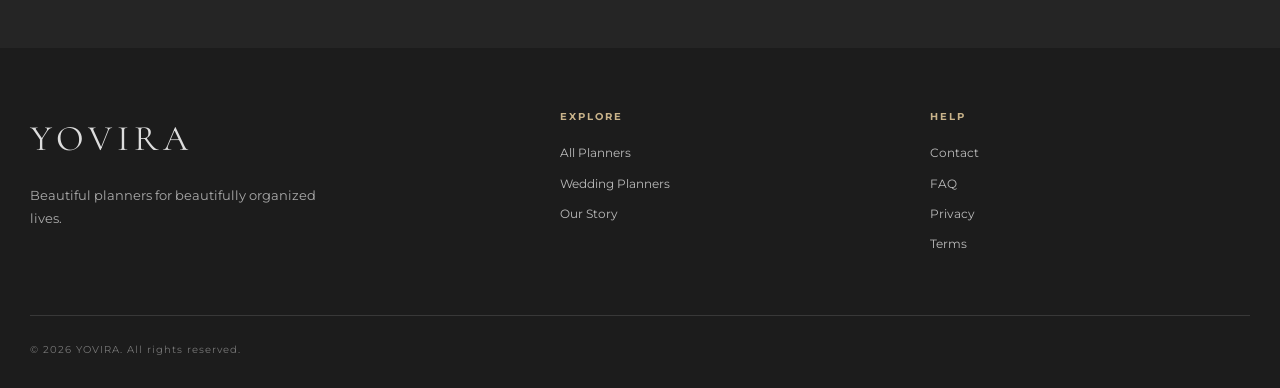
<file: contact.html>
<html lang="en">
<head>
  <meta charset="UTF-8">
  <meta name="viewport" content="width=device-width, initial-scale=1.0">

  <title>Contact YOVIRA | We'd Love to Hear From You</title>

  <meta name="description"
        content="Contact YOVIRA for questions about our digital planners, products, orders, and collaborations.">

  <link rel="preconnect" href="https://fonts.googleapis.com">
  <link rel="preconnect" href="https://fonts.gstatic.com" crossorigin>

  <link href="https://fonts.googleapis.com/css2?family=Cormorant+Garamond:wght@400;500;600;700&family=Montserrat:wght@300;400;500;600&display=swap" rel="stylesheet">

  <style>
    :root {
      --ivory: #F7F3EC;
      --champagne: #C9B38A;
      --charcoal: #252525;
      --taupe: #8A7A62;
      --sage: #89927F;
      --beige: #EEE8DE;
      --border: #D8D1C5;
      --white: #FFFFFF;
    }

    * {
      box-sizing: border-box;
      margin: 0;
      padding: 0;
    }

    html {
      scroll-behavior: smooth;
    }

    body {
      background: var(--ivory);
      color: var(--charcoal);
      font-family: 'Montserrat', sans-serif;
      line-height: 1.7;
    }

    a {
      color: inherit;
      text-decoration: none;
    }

    /* ================= HEADER ================= */

    header {
      position: sticky;
      top: 0;
      z-index: 100;
      background: rgba(247, 243, 236, 0.96);
      border-bottom: 1px solid var(--border);
      backdrop-filter: blur(10px);
    }

    .nav {
      max-width: 1250px;
      margin: auto;
      padding: 20px 30px;
      display: flex;
      align-items: center;
      justify-content: space-between;
    }

    .logo {
      font-family: 'Cormorant Garamond', serif;
      font-size: 34px;
      font-weight: 600;
      letter-spacing: 5px;
    }

    .nav-links {
      display: flex;
      gap: 30px;
      align-items: center;
      font-size: 12px;
      letter-spacing: 1.5px;
      text-transform: uppercase;
    }

    .nav-links a {
      transition: 0.3s ease;
    }

    .nav-links a:hover {
      color: var(--taupe);
    }

    .shop-btn {
      border: 1px solid var(--charcoal);
      padding: 11px 20px;
    }

    .shop-btn:hover {
      background: var(--charcoal);
      color: var(--white);
    }

    /* ================= HERO ================= */

    .hero {
      max-width: 1250px;
      margin: auto;
      padding: 110px 30px 90px;
      text-align: center;
    }

    .eyebrow {
      font-size: 11px;
      letter-spacing: 3px;
      text-transform: uppercase;
      color: var(--taupe);
      margin-bottom: 20px;
    }

    h1 {
      font-family: 'Cormorant Garamond', serif;
      font-size: clamp(55px, 8vw, 100px);
      line-height: 0.95;
      font-weight: 500;
      margin-bottom: 30px;
    }

    .hero p {
      max-width: 650px;
      margin: auto;
      font-size: 15px;
      font-weight: 300;
      color: #555;
    }

    /* ================= CONTACT ================= */

    .contact-section {
      max-width: 1150px;
      margin: auto;
      padding: 0 30px 110px;
    }

    .contact-grid {
      display: grid;
      grid-template-columns: 1fr;
      gap: 40px;
      align-items: start;
    }

    .contact-info {
      padding: 60px;
      background: var(--beige);
      text-align: center;
      max-width: 800px;
      width: 100%;
      margin: auto;
    }

    .contact-info h2 {
      font-family: 'Cormorant Garamond', serif;
      font-size: 50px;
      font-weight: 500;
      margin-bottom: 20px;
    }

    .contact-info p {
      max-width: 600px;
      margin: 0 auto 40px;
      color: #5d5d5d;
      font-size: 14px;
    }

    .info-item {
      margin-bottom: 28px;
    }

    .info-label {
      font-size: 10px;
      text-transform: uppercase;
      letter-spacing: 2px;
      color: var(--taupe);
      margin-bottom: 5px;
    }

    .info-value {
      font-size: 14px;
    }

    .email-link {
      text-decoration: underline;
      text-underline-offset: 4px;
    }

    .email-link:hover {
      color: var(--taupe);
    }

    /* ================= FAQ STRIP ================= */

    .faq-strip {
      background: var(--charcoal);
      color: var(--white);
      padding: 80px 30px;
      text-align: center;
    }

    .faq-strip h2 {
      font-family: 'Cormorant Garamond', serif;
      font-size: 48px;
      font-weight: 500;
      margin-bottom: 15px;
    }

    .faq-strip p {
      color: #d5d5d5;
      font-size: 14px;
      margin-bottom: 30px;
    }

    .faq-link {
      display: inline-block;
      border: 1px solid #aaa;
      padding: 13px 25px;
      font-size: 11px;
      letter-spacing: 2px;
      text-transform: uppercase;
      transition: 0.3s ease;
    }

    .faq-link:hover {
      background: var(--white);
      color: var(--charcoal);
      border-color: var(--white);
    }

    /* ================= FOOTER ================= */

    footer {
      background: #1c1c1c;
      color: #ddd;
      padding: 60px 30px 30px;
    }

    .footer-inner {
      max-width: 1250px;
      margin: auto;
      display: grid;
      grid-template-columns: 1.5fr 1fr 1fr;
      gap: 50px;
      padding-bottom: 50px;
    }

    .footer-logo {
      font-family: 'Cormorant Garamond', serif;
      font-size: 36px;
      letter-spacing: 5px;
      margin-bottom: 15px;
    }

    .footer-tagline {
      font-size: 13px;
      color: #aaa;
      max-width: 300px;
    }

    .footer-column h3 {
      font-size: 10px;
      letter-spacing: 2px;
      text-transform: uppercase;
      margin-bottom: 18px;
      color: var(--champagne);
    }

    .footer-column a {
      display: block;
      font-size: 12px;
      margin-bottom: 10px;
      color: #bbb;
    }

    .footer-column a:hover {
      color: var(--white);
    }

    .copyright {
      max-width: 1250px;
      margin: auto;
      border-top: 1px solid #383838;
      padding-top: 25px;
      font-size: 10px;
      color: #777;
      letter-spacing: 1px;
    }

    /* ================= MOBILE ================= */

    @media (max-width: 800px) {

      .nav {
        padding: 17px 20px;
      }

      .logo {
        font-size: 28px;
      }

      .nav-links {
        gap: 12px;
        font-size: 9px;
      }

      .nav-links a:nth-child(2),
      .nav-links a:nth-child(3) {
        display: none;
      }

      .shop-btn {
        padding: 8px 12px;
      }

      .hero {
        padding: 80px 20px 70px;
      }

      .hero p {
        font-size: 14px;
      }

      .contact-section {
        padding: 0 20px 80px;
      }

      .contact-info {
        padding: 40px 25px;
      }

      .contact-info h2 {
        font-size: 40px;
      }

      .faq-strip {
        padding: 65px 20px;
      }

      .faq-strip h2 {
        font-size: 40px;
      }

      .footer-inner {
        grid-template-columns: 1fr 1fr;
        gap: 35px;
      }

      .footer-inner > div:first-child {
        grid-column: 1 / -1;
      }
    }
  </style>
</head>

<body>

<header>

  <nav class="nav">

    <a href="index.html" class="logo">
      YOVIRA
    </a>

    <div class="nav-links">

      <a href="planners.html">
        Planners
      </a>

      <a href="wedding-planners.html">
        Wedding
      </a>

      <a href="about.html">
        Our Story
      </a>

      <a href="contact.html">
        Contact
      </a>

      <a href="planners.html" class="shop-btn">
        Shop
      </a>

    </div>

  </nav>

</header>


<main>

  <!-- ================= HERO ================= -->

  <section class="hero">

    <div class="eyebrow">
      Get in touch
    </div>

    <h1>
      We'd love to<br>
      hear from you.
    </h1>

    <p>
      Questions about a YOVIRA planner, your order,
      or simply want to say hello? We're here to help.
    </p>

  </section>


  <!-- ================= CONTACT INFO ================= -->

  <section class="contact-section">

    <div class="contact-grid">

      <div class="contact-info">

        <div class="eyebrow">
          YOVIRA Support
        </div>

        <h2>
          Let's talk.
        </h2>

        <p>
          Whether you need help choosing a planner or have
          a question about your purchase, send us an email
          and we'll get back to you.
        </p>


        <div class="info-item">

          <div class="info-label">
            Email
          </div>

          <div class="info-value">

            <a
              href="mailto:yovirabuisness@gmail.com"
              class="email-link">

              yovirabusiness@gmail.com

            </a>

          </div>

        </div>


        <div class="info-item">

          <div class="info-label">
            Response Time
          </div>

          <div class="info-value">
            Usually within 1–2 business days.
          </div>

        </div>


        <div class="info-item">

          <div class="info-label">
            For
          </div>

          <div class="info-value">
            Product questions · Order support · Collaborations
          </div>

        </div>

      </div>

    </div>

  </section>


  <!-- ================= FAQ ================= -->

  <section class="faq-strip">

    <h2>
      Have a quick question?
    </h2>

    <p>
      You may find the answer in our frequently asked questions.
    </p>

    <a
      href="faq.html"
      class="faq-link">

      Visit FAQ

    </a>

  </section>

</main>


<!-- ================= FOOTER ================= -->

<footer>

  <div class="footer-inner">

    <div>

      <div class="footer-logo">
        YOVIRA
      </div>

      <p class="footer-tagline">
        Beautiful planners for beautifully organized lives.
      </p>

    </div>


    <div class="footer-column">

      <h3>
        Explore
      </h3>

      <a href="planners.html">
        All Planners
      </a>

      <a href="wedding-planners.html">
        Wedding Planners
      </a>

      <a href="about.html">
        Our Story
      </a>

    </div>


    <div class="footer-column">

      <h3>
        Help
      </h3>

      <a href="contact.html">
        Contact
      </a>

      <a href="faq.html">
        FAQ
      </a>

      <a href="privacy.html">
        Privacy
      </a>

      <a href="terms.html">
        Terms
      </a>

    </div>

  </div>


  <div class="copyright">
    © 2026 YOVIRA. All rights reserved.
  </div>

</footer>

</body>
</html>
</file>
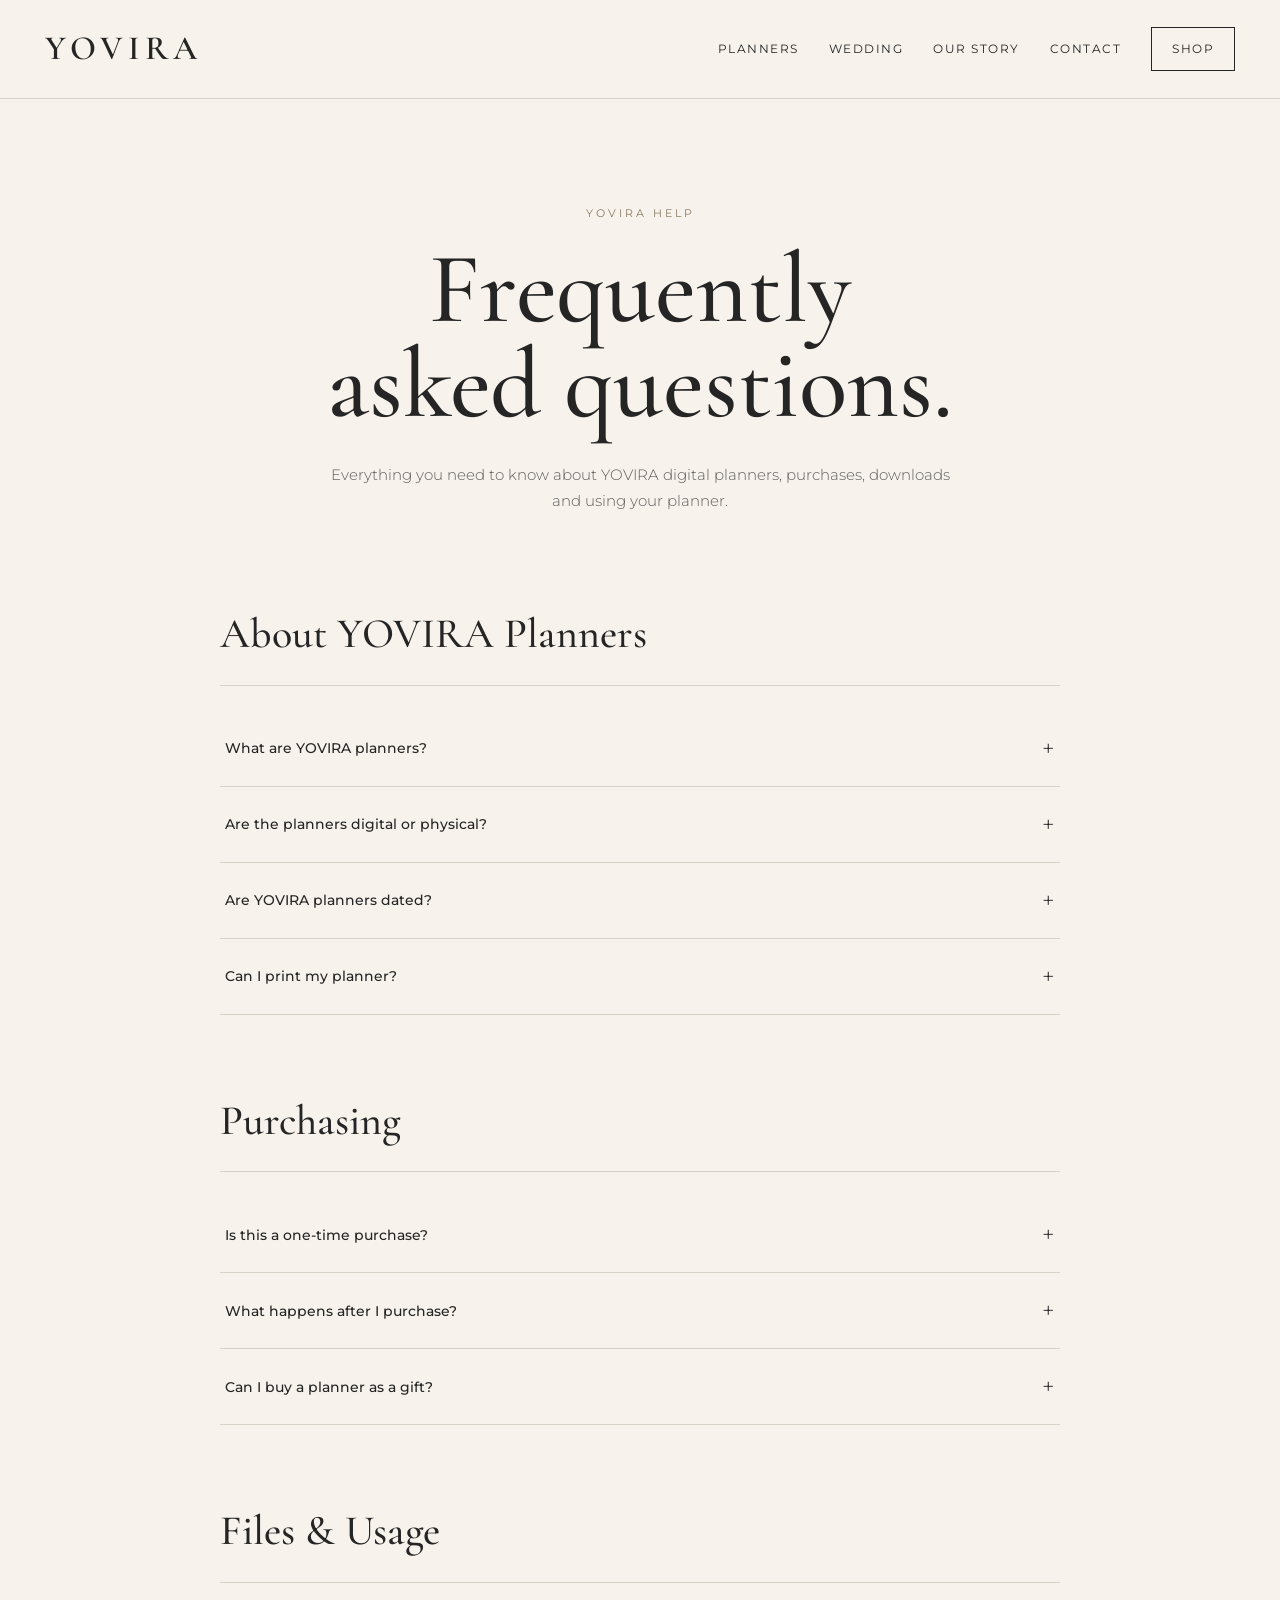
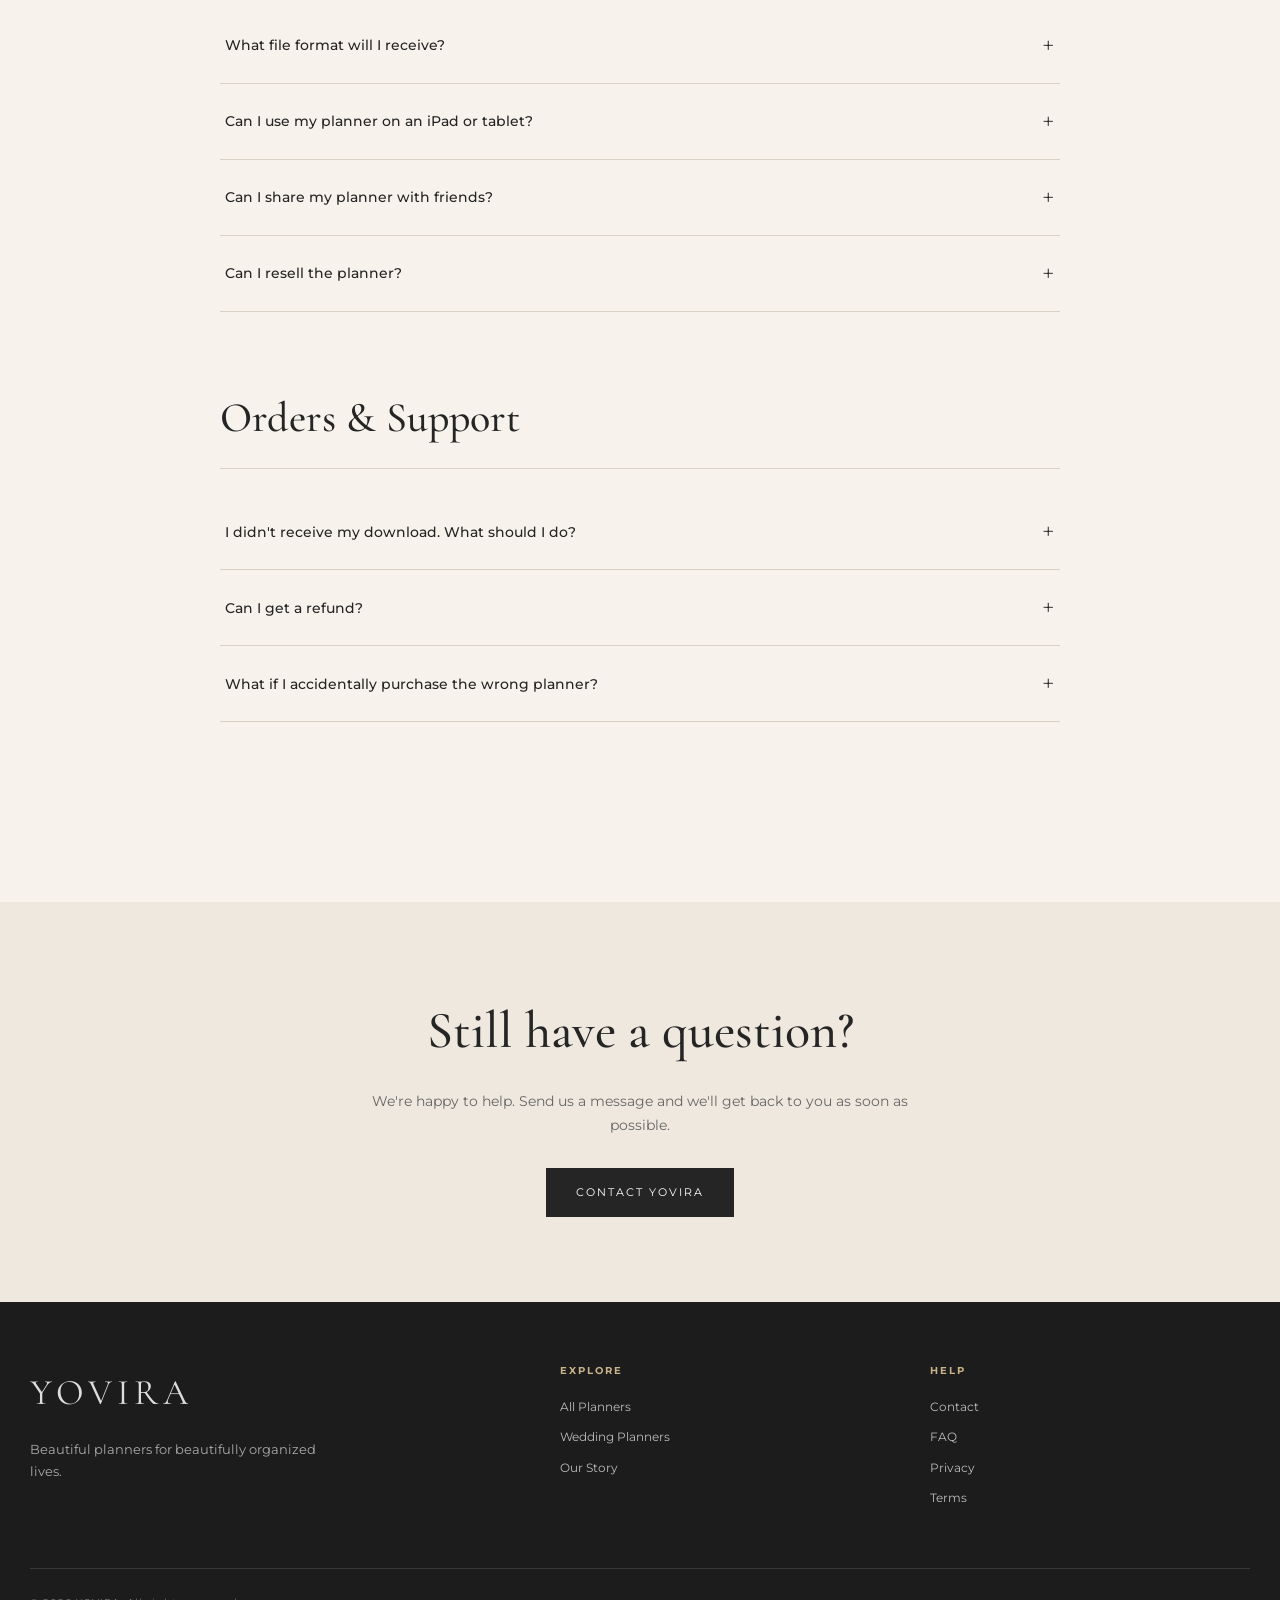
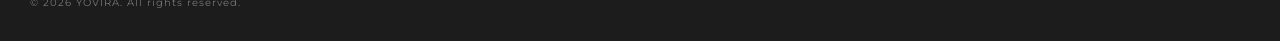
<file: faq.html>
<!DOCTYPE html>
<html lang="en">
<head>
  <meta charset="UTF-8">
  <meta name="viewport" content="width=device-width, initial-scale=1.0">

  <title>FAQ | YOVIRA Digital Planners</title>

  <meta name="description"
        content="Find answers to common questions about YOVIRA digital planners, purchases, downloads, printing, refunds, and support.">

  <link rel="preconnect" href="https://fonts.googleapis.com">
  <link rel="preconnect" href="https://fonts.gstatic.com" crossorigin>

  <link href="https://fonts.googleapis.com/css2?family=Cormorant+Garamond:wght@400;500;600;700&family=Montserrat:wght@300;400;500;600&display=swap" rel="stylesheet">

  <style>

    :root {
      --ivory: #F7F3EC;
      --champagne: #C9B38A;
      --charcoal: #252525;
      --taupe: #8A7A62;
      --sage: #89927F;
      --beige: #EEE8DE;
      --border: #D8D1C5;
      --white: #FFFFFF;
    }

    * {
      box-sizing: border-box;
      margin: 0;
      padding: 0;
    }

    html {
      scroll-behavior: smooth;
    }

    body {
      background: var(--ivory);
      color: var(--charcoal);
      font-family: 'Montserrat', sans-serif;
      line-height: 1.7;
    }

    a {
      color: inherit;
      text-decoration: none;
    }

    /* HEADER */

    header {
      position: sticky;
      top: 0;
      z-index: 100;
      background: rgba(247, 243, 236, 0.96);
      border-bottom: 1px solid var(--border);
      backdrop-filter: blur(10px);
    }

    .nav {
      max-width: 1250px;
      margin: auto;
      padding: 20px 30px;
      display: flex;
      align-items: center;
      justify-content: space-between;
    }

    .logo {
      font-family: 'Cormorant Garamond', serif;
      font-size: 34px;
      font-weight: 600;
      letter-spacing: 5px;
    }

    .nav-links {
      display: flex;
      align-items: center;
      gap: 30px;
      font-size: 12px;
      letter-spacing: 1.5px;
      text-transform: uppercase;
    }

    .nav-links a {
      transition: 0.3s ease;
    }

    .nav-links a:hover {
      color: var(--taupe);
    }

    .shop-btn {
      border: 1px solid var(--charcoal);
      padding: 11px 20px;
    }

    .shop-btn:hover {
      background: var(--charcoal);
      color: var(--white) !important;
    }

    /* HERO */

    .hero {
      max-width: 1000px;
      margin: auto;
      padding: 105px 30px 85px;
      text-align: center;
    }

    .eyebrow {
      font-size: 11px;
      letter-spacing: 3px;
      text-transform: uppercase;
      color: var(--taupe);
      margin-bottom: 20px;
    }

    h1 {
      font-family: 'Cormorant Garamond', serif;
      font-size: clamp(58px, 8vw, 100px);
      font-weight: 500;
      line-height: 0.95;
      margin-bottom: 30px;
    }

    .hero p {
      max-width: 650px;
      margin: auto;
      color: #5c5c5c;
      font-size: 15px;
      font-weight: 300;
    }

    /* FAQ */

    .faq-section {
      max-width: 900px;
      margin: auto;
      padding: 0 30px 110px;
    }

    .faq-category {
      margin-bottom: 70px;
    }

    .category-title {
      font-family: 'Cormorant Garamond', serif;
      font-size: 42px;
      font-weight: 500;
      margin-bottom: 25px;
      padding-bottom: 15px;
      border-bottom: 1px solid var(--border);
    }

    .faq-item {
      border-bottom: 1px solid var(--border);
    }

    .faq-question {
      width: 100%;
      background: transparent;
      border: none;
      padding: 24px 5px;
      text-align: left;
      font-family: 'Montserrat', sans-serif;
      font-size: 14px;
      font-weight: 500;
      color: var(--charcoal);
      cursor: pointer;
      display: flex;
      justify-content: space-between;
      align-items: center;
      gap: 20px;
    }

    .faq-question span:last-child {
      font-size: 22px;
      font-weight: 300;
      transition: transform 0.3s ease;
    }

    .faq-answer {
      display: none;
      padding: 0 45px 25px 5px;
      color: #666;
      font-size: 13px;
      font-weight: 300;
    }

    .faq-item.active .faq-answer {
      display: block;
    }

    .faq-item.active .faq-question span:last-child {
      transform: rotate(45deg);
    }

    /* CTA */

    .cta {
      background: var(--beige);
      padding: 85px 30px;
      text-align: center;
    }

    .cta h2 {
      font-family: 'Cormorant Garamond', serif;
      font-size: 52px;
      font-weight: 500;
      margin-bottom: 15px;
    }

    .cta p {
      max-width: 550px;
      margin: 0 auto 30px;
      color: #666;
      font-size: 14px;
    }

    .cta-btn {
      display: inline-block;
      background: var(--charcoal);
      color: var(--white);
      padding: 15px 30px;
      font-size: 11px;
      letter-spacing: 2px;
      text-transform: uppercase;
      transition: 0.3s ease;
    }

    .cta-btn:hover {
      background: var(--taupe);
    }

    /* FOOTER */

    footer {
      background: #1c1c1c;
      color: #ddd;
      padding: 60px 30px 30px;
    }

    .footer-inner {
      max-width: 1250px;
      margin: auto;
      display: grid;
      grid-template-columns: 1.5fr 1fr 1fr;
      gap: 50px;
      padding-bottom: 50px;
    }

    .footer-logo {
      font-family: 'Cormorant Garamond', serif;
      font-size: 36px;
      letter-spacing: 5px;
      margin-bottom: 15px;
    }

    .footer-tagline {
      font-size: 13px;
      color: #aaa;
      max-width: 300px;
    }

    .footer-column h3 {
      font-size: 10px;
      letter-spacing: 2px;
      text-transform: uppercase;
      color: var(--champagne);
      margin-bottom: 18px;
    }

    .footer-column a {
      display: block;
      font-size: 12px;
      margin-bottom: 10px;
      color: #bbb;
    }

    .footer-column a:hover {
      color: var(--white);
    }

    .copyright {
      max-width: 1250px;
      margin: auto;
      border-top: 1px solid #383838;
      padding-top: 25px;
      color: #777;
      font-size: 10px;
      letter-spacing: 1px;
    }

    /* MOBILE */

    @media (max-width: 800px) {

      .nav {
        padding: 17px 20px;
      }

      .logo {
        font-size: 28px;
      }

      .nav-links {
        gap: 12px;
        font-size: 9px;
      }

      .nav-links a:nth-child(2),
      .nav-links a:nth-child(3) {
        display: none;
      }

      .shop-btn {
        padding: 8px 12px;
      }

      .hero {
        padding: 80px 20px 65px;
      }

      .faq-section {
        padding: 0 20px 80px;
      }

      .category-title {
        font-size: 36px;
      }

      .faq-question {
        font-size: 13px;
        padding: 20px 3px;
      }

      .faq-answer {
        padding-right: 20px;
      }

      .cta {
        padding: 65px 20px;
      }

      .cta h2 {
        font-size: 42px;
      }

      .footer-inner {
        grid-template-columns: 1fr 1fr;
        gap: 35px;
      }

      .footer-inner > div:first-child {
        grid-column: 1 / -1;
      }
    }

  </style>
</head>

<body>

<!-- HEADER -->

<header>

  <nav class="nav">

    <a href="index.html" class="logo">
      YOVIRA
    </a>

    <div class="nav-links">

      <a href="planners.html">
        Planners
      </a>

      <a href="wedding-planners.html">
        Wedding
      </a>

      <a href="about.html">
        Our Story
      </a>

      <a href="contact.html">
        Contact
      </a>

      <a href="planners.html" class="shop-btn">
        Shop
      </a>

    </div>

  </nav>

</header>


<!-- MAIN -->

<main>

  <!-- HERO -->

  <section class="hero">

    <div class="eyebrow">
      YOVIRA Help
    </div>

    <h1>
      Frequently<br>
      asked questions.
    </h1>

    <p>
      Everything you need to know about YOVIRA digital planners,
      purchases, downloads and using your planner.
    </p>

  </section>


  <!-- FAQ -->

  <section class="faq-section">


    <!-- ABOUT PRODUCTS -->

    <div class="faq-category">

      <h2 class="category-title">
        About YOVIRA Planners
      </h2>


      <div class="faq-item">

        <button class="faq-question">

          <span>
            What are YOVIRA planners?
          </span>

          <span>+</span>

        </button>

        <div class="faq-answer">

          YOVIRA planners are professionally designed digital
          planning tools created to help you organize important
          areas of your life with more clarity and intention.

        </div>

      </div>


      <div class="faq-item">

        <button class="faq-question">

          <span>
            Are the planners digital or physical?
          </span>

          <span>+</span>

        </button>

        <div class="faq-answer">

          YOVIRA planners are digital products. You receive
          downloadable PDF files after completing your purchase.

          You can use them digitally on compatible devices or
          print the pages if you prefer a physical planning experience.

        </div>

      </div>


      <div class="faq-item">

        <button class="faq-question">

          <span>
            Are YOVIRA planners dated?
          </span>

          <span>+</span>

        </button>

        <div class="faq-answer">

          Our planners are designed to be undated wherever stated
          on the individual product page. This allows you to begin
          planning whenever you are ready.

        </div>

      </div>


      <div class="faq-item">

        <button class="faq-question">

          <span>
            Can I print my planner?
          </span>

          <span>+</span>

        </button>

        <div class="faq-answer">

          Yes. Products described as printable can be printed at home
          or through a professional printing service.

        </div>

      </div>

    </div>


    <!-- PURCHASE -->

    <div class="faq-category">

      <h2 class="category-title">
        Purchasing
      </h2>


      <div class="faq-item">

        <button class="faq-question">

          <span>
            Is this a one-time purchase?
          </span>

          <span>+</span>

        </button>

        <div class="faq-answer">

          Yes. YOVIRA planners are sold as one-time digital purchases.
          There is no recurring subscription for the planner itself.

        </div>

      </div>


      <div class="faq-item">

        <button class="faq-question">

          <span>
            What happens after I purchase?
          </span>

          <span>+</span>

        </button>

        <div class="faq-answer">

          After your payment is successfully completed, you will
          receive access to your digital planner through the delivery
          method shown during checkout.

        </div>

      </div>


      <div class="faq-item">

        <button class="faq-question">

          <span>
            Can I buy a planner as a gift?
          </span>

          <span>+</span>

        </button>

        <div class="faq-answer">

          Digital planners can be purchased as gifts. However,
          the buyer is responsible for providing the downloaded
          product to the intended recipient.

        </div>

      </div>

    </div>


    <!-- FILES -->

    <div class="faq-category">

      <h2 class="category-title">
        Files & Usage
      </h2>


      <div class="faq-item">

        <button class="faq-question">

          <span>
            What file format will I receive?
          </span>

          <span>+</span>

        </button>

        <div class="faq-answer">

          Products are delivered primarily as PDF files.
          The exact file format and features are listed on
          each individual product page.

        </div>

      </div>


      <div class="faq-item">

        <button class="faq-question">

          <span>
            Can I use my planner on an iPad or tablet?
          </span>

          <span>+</span>

        </button>

        <div class="faq-answer">

          Yes, PDF planners can generally be used with compatible
          PDF annotation and note-taking applications on tablets.
          Compatibility can vary depending on the application
          you choose.

        </div>

      </div>


      <div class="faq-item">

        <button class="faq-question">

          <span>
            Can I share my planner with friends?
          </span>

          <span>+</span>

        </button>

        <div class="faq-answer">

          No. Your purchase is for personal use only.
          Please do not redistribute, resell, upload or share
          the digital files.

        </div>

      </div>


      <div class="faq-item">

        <button class="faq-question">

          <span>
            Can I resell the planner?
          </span>

          <span>+</span>

        </button>

        <div class="faq-answer">

          No. YOVIRA planners are copyrighted digital products
          intended for personal use. Reselling or redistributing
          the files is not permitted.

        </div>

      </div>

    </div>


    <!-- REFUNDS -->

    <div class="faq-category">

      <h2 class="category-title">
        Orders & Support
      </h2>


      <div class="faq-item">

        <button class="faq-question">

          <span>
            I didn't receive my download. What should I do?
          </span>

          <span>+</span>

        </button>

        <div class="faq-answer">

          First, check your email's spam, promotions or junk folders.
          If you still cannot locate your download, contact YOVIRA
          support with the email address used during purchase.

        </div>

      </div>


      <div class="faq-item">

        <button class="faq-question">

          <span>
            Can I get a refund?
          </span>

          <span>+</span>

        </button>

        <div class="faq-answer">

          Because digital products can be downloaded immediately,
          purchases are generally non-refundable once the digital
          files have been delivered. Please review our Refund Policy
          before purchasing.

        </div>

      </div>


      <div class="faq-item">

        <button class="faq-question">

          <span>
            What if I accidentally purchase the wrong planner?
          </span>

          <span>+</span>

        </button>

        <div class="faq-answer">

          Contact us as soon as possible with your order information.
          We will review the situation and determine whether any
          assistance is possible under our current policies.

        </div>

      </div>

    </div>

  </section>


  <!-- CTA -->

  <section class="cta">

    <h2>
      Still have a question?
    </h2>

    <p>
      We're happy to help. Send us a message and we'll get back
      to you as soon as possible.
    </p>

    <a href="contact.html" class="cta-btn">
      Contact YOVIRA
    </a>

  </section>

</main>


<!-- FOOTER -->

<footer>

  <div class="footer-inner">

    <div>

      <div class="footer-logo">
        YOVIRA
      </div>

      <p class="footer-tagline">
        Beautiful planners for beautifully organized lives.
      </p>

    </div>


    <div class="footer-column">

      <h3>Explore</h3>

      <a href="planners.html">
        All Planners
      </a>

      <a href="wedding-planners.html">
        Wedding Planners
      </a>

      <a href="about.html">
        Our Story
      </a>

    </div>


    <div class="footer-column">

      <h3>Help</h3>

      <a href="contact.html">
        Contact
      </a>

      <a href="faq.html">
        FAQ
      </a>

      <a href="privacy.html">
        Privacy
      </a>

      <a href="terms.html">
        Terms
      </a>

    </div>

  </div>


  <div class="copyright">

    © 2026 YOVIRA. All rights reserved.

  </div>

</footer>


<!-- FAQ JAVASCRIPT -->

<script>

  const questions =
    document.querySelectorAll(".faq-question");

  questions.forEach(function(question) {

    question.addEventListener("click", function() {

      const item =
        question.parentElement;

      const allItems =
        document.querySelectorAll(".faq-item");

      allItems.forEach(function(otherItem) {

        if (otherItem !== item) {
          otherItem.classList.remove("active");
        }

      });

      item.classList.toggle("active");

    });

  });

</script>

</body>
</html>
</file>
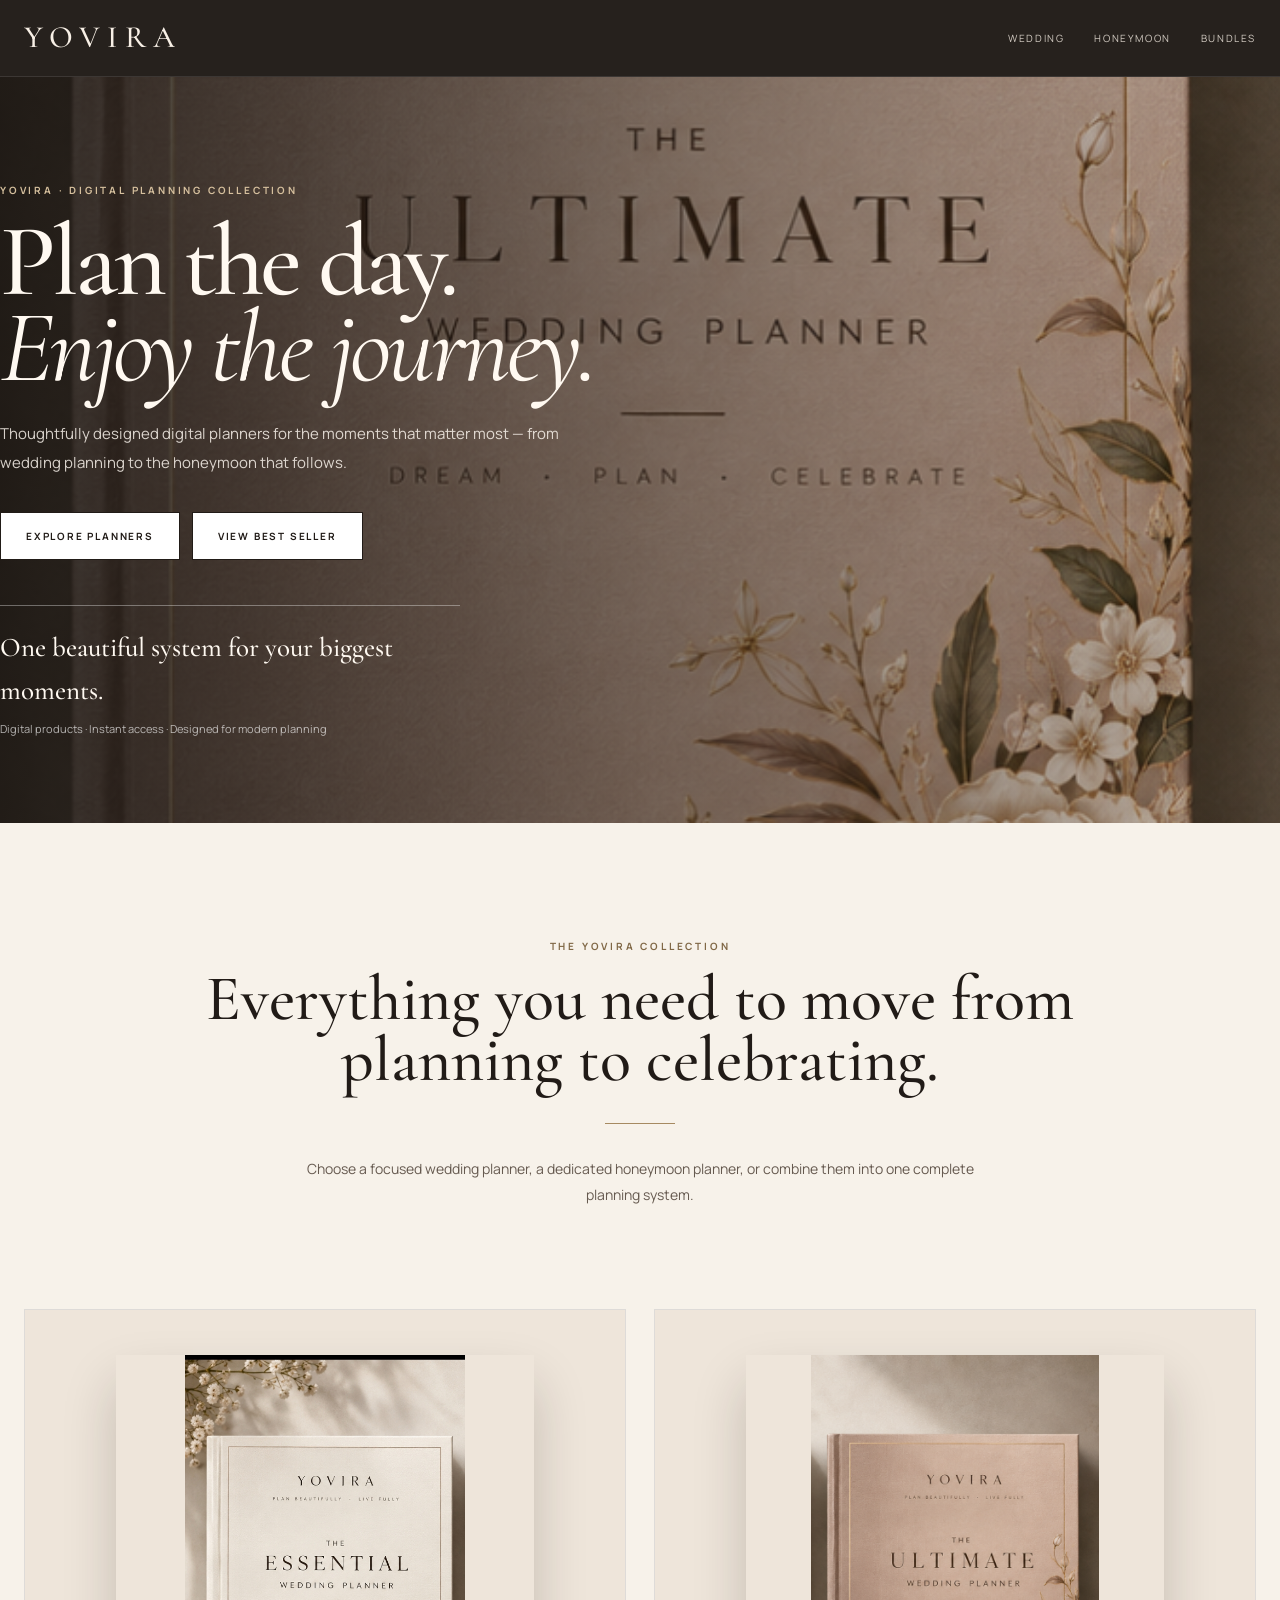
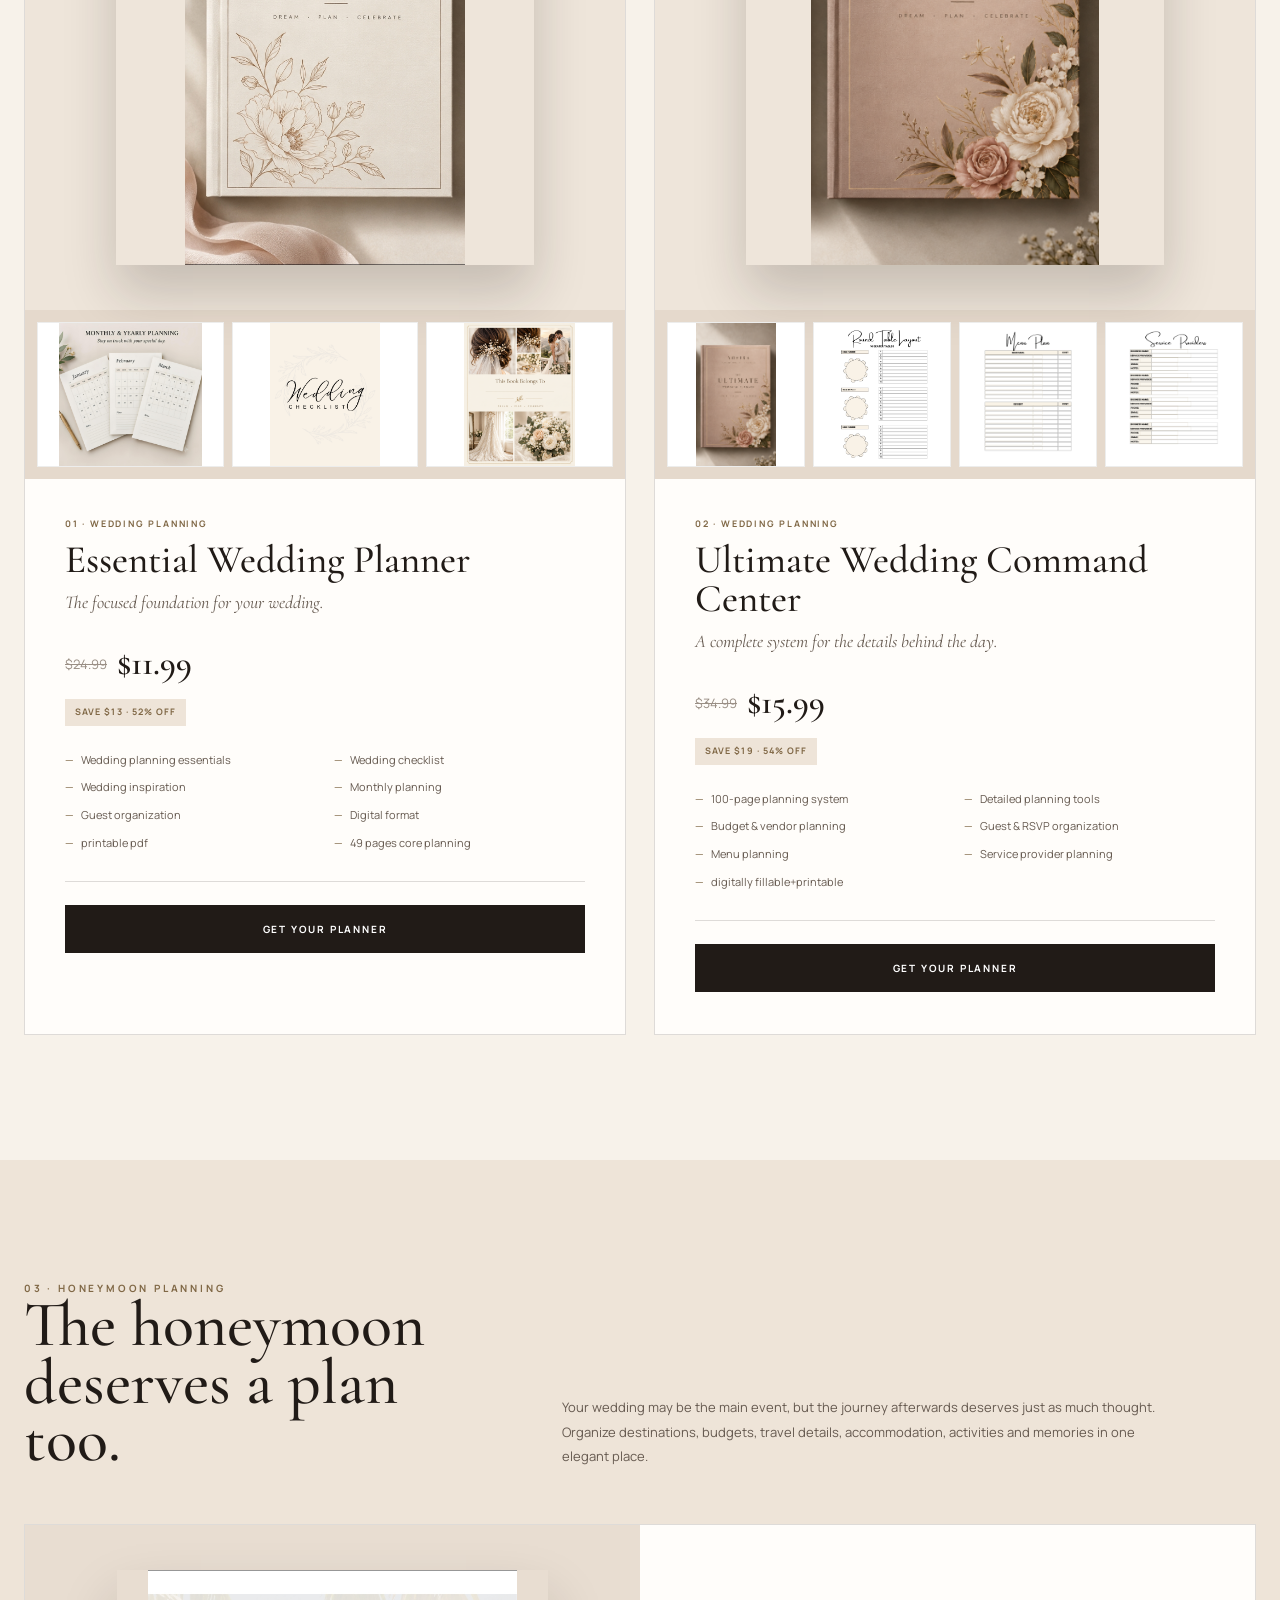
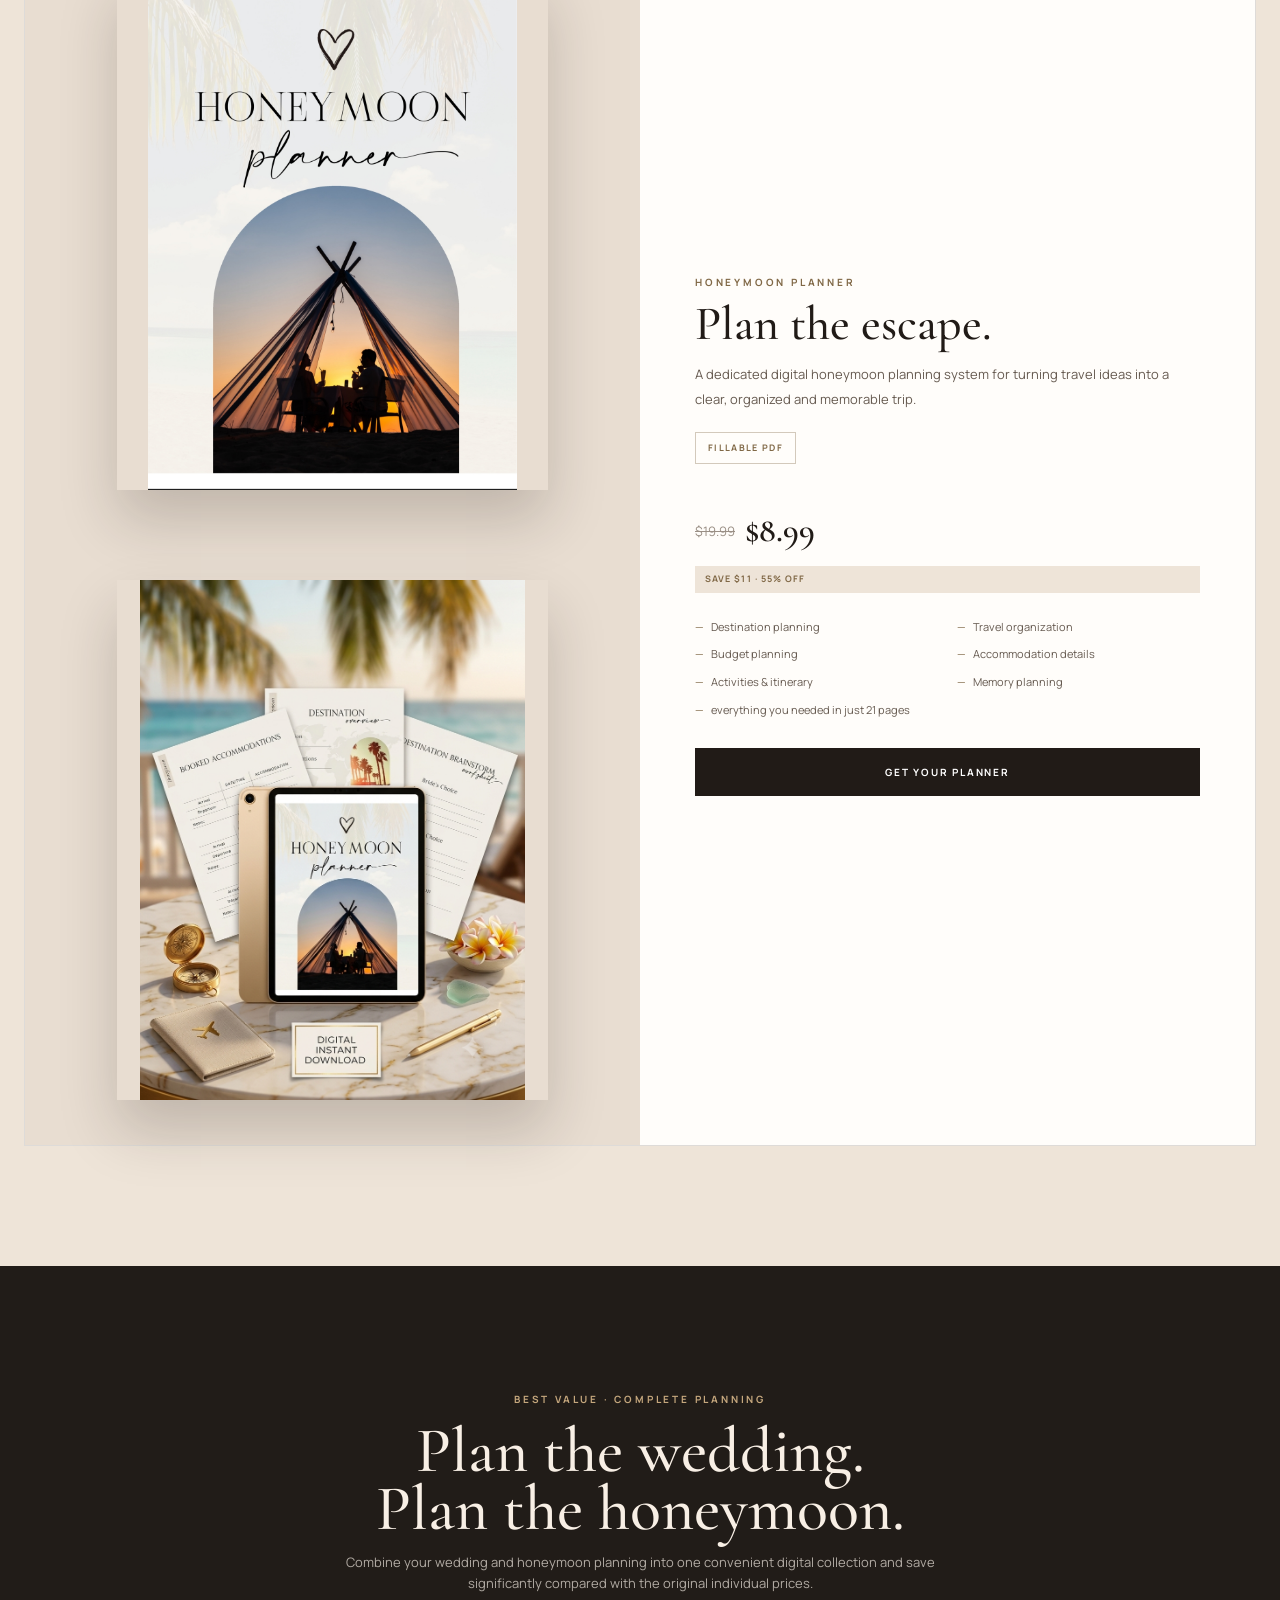
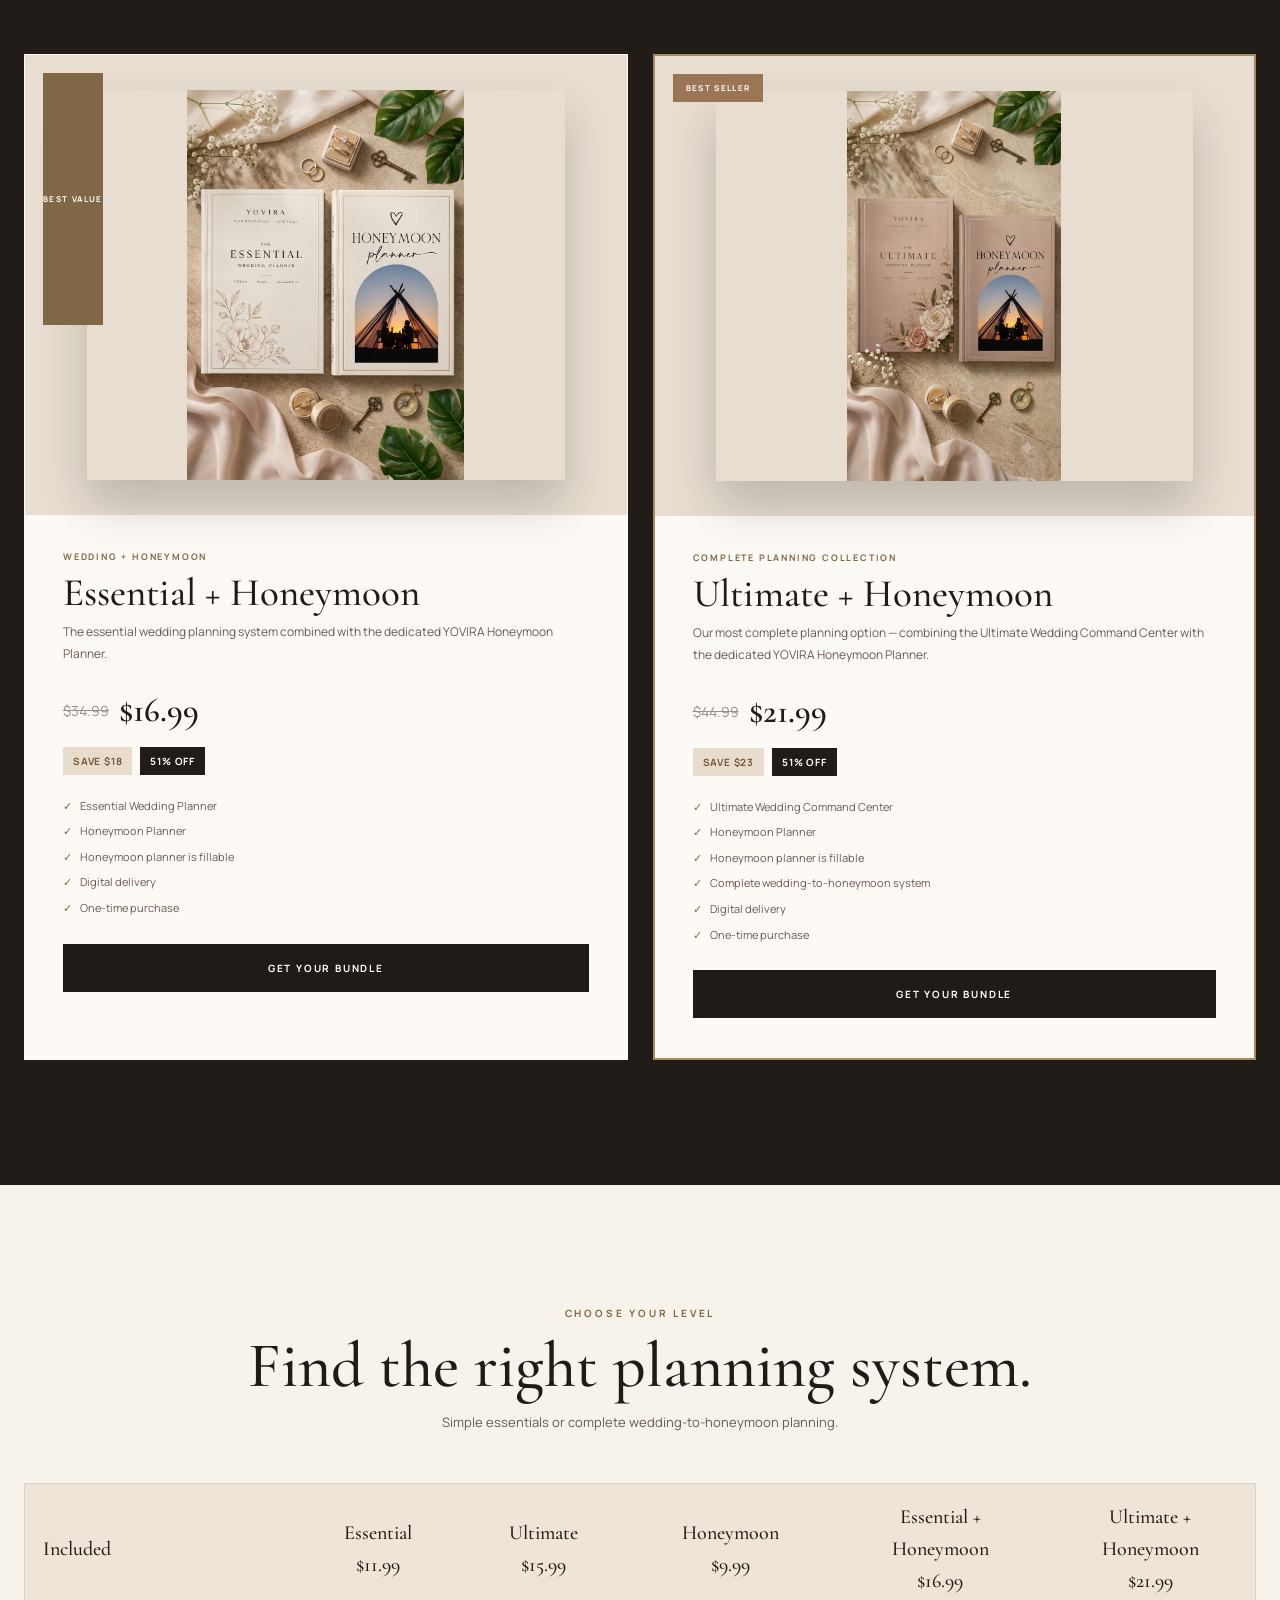
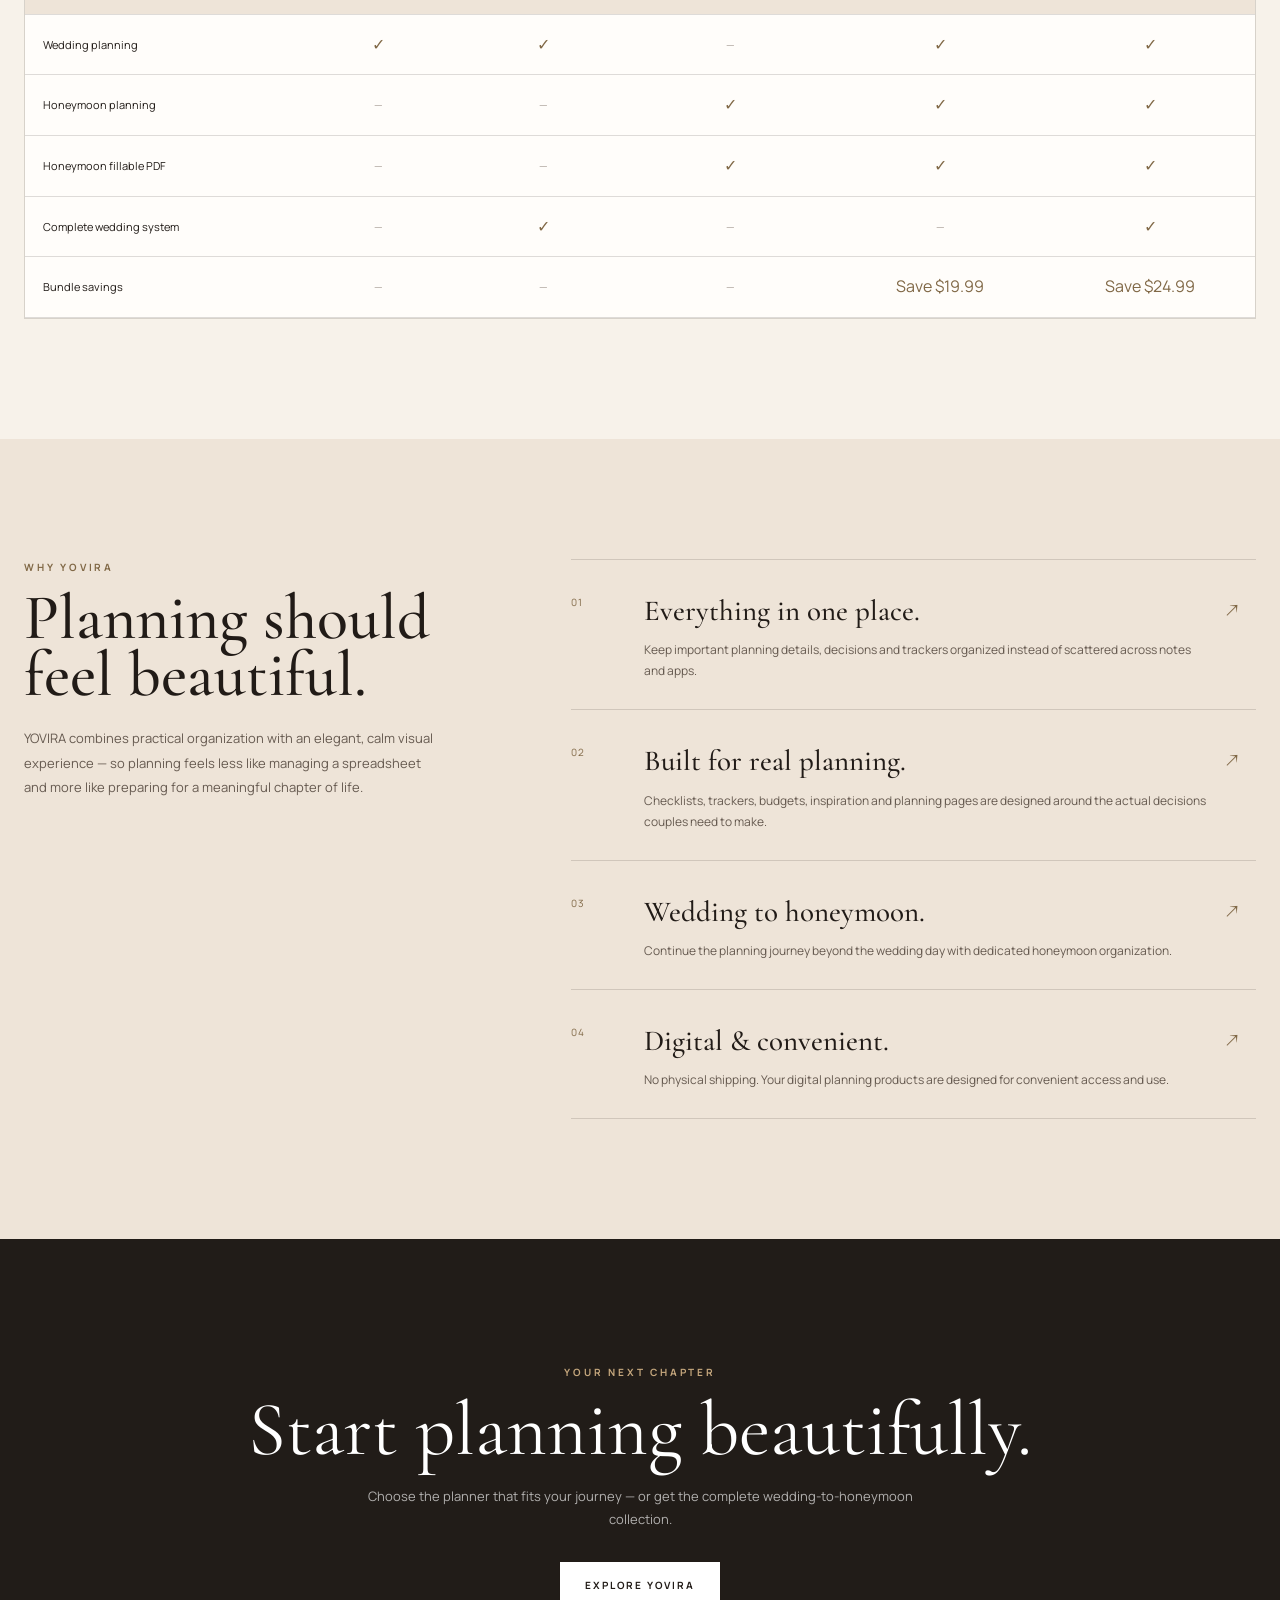
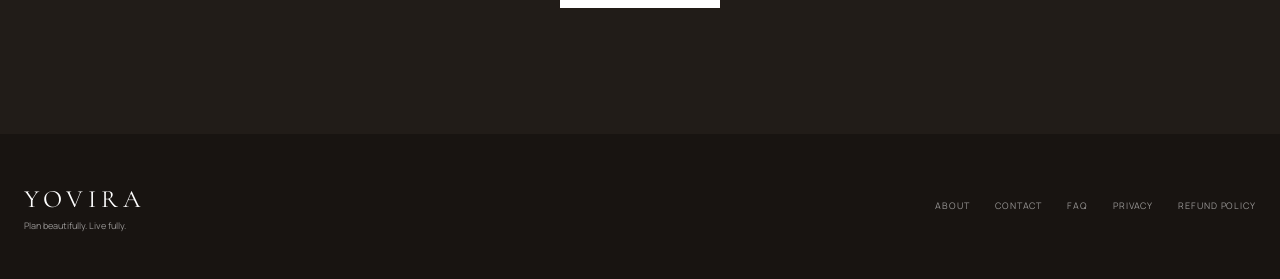
<file: planners.html>
<!DOCTYPE html>
<html lang="en">
<head>
<meta charset="UTF-8">
<meta name="viewport" content="width=device-width, initial-scale=1.0">

<title>YOVIRA | Wedding & Honeymoon Planners</title>

<meta name="description" content="YOVIRA digital wedding and honeymoon planners for beautifully organized celebrations and unforgettable journeys.">

<link rel="preconnect" href="https://fonts.googleapis.com">
<link rel="preconnect" href="https://fonts.gstatic.com" crossorigin>

<link href="https://fonts.googleapis.com/css2?family=Cormorant+Garamond:wght@400;500;600;700&family=Manrope:wght@400;500;600;700&display=swap" rel="stylesheet">

<style>

:root{
  --ink:#211b17;
  --soft:#665a50;
  --cream:#f7f2ea;
  --cream2:#eee4d8;
  --white:#fffdfa;
  --gold:#a68a61;
  --gold2:#806846;
  --line:rgba(33,27,23,.15);

  --serif:"Cormorant Garamond",Georgia,serif;
  --sans:"Manrope",Arial,sans-serif;

  --max:1240px;
}

*{
  box-sizing:border-box;
  margin:0;
  padding:0;
}

html{
  scroll-behavior:smooth;
}

body{
  background:var(--cream);
  color:var(--ink);
  font-family:var(--sans);
  line-height:1.6;
  -webkit-font-smoothing:antialiased;
}

img{
  display:block;
  max-width:100%;
}

a{
  color:inherit;
  text-decoration:none;
}

.container{
  width:min(calc(100% - 48px),var(--max));
  margin:auto;
}

.eyebrow{
  font-size:10px;
  font-weight:700;
  letter-spacing:.28em;
  text-transform:uppercase;
  color:var(--gold2);
}

/* =====================================================
   HEADER
===================================================== */

header{
  position:sticky;
  top:0;
  z-index:100;
  background:rgba(31,26,22,.97);
  color:#f8f0e6;
  border-bottom:1px solid rgba(255,255,255,.1);
  backdrop-filter:blur(15px);
}

.nav{
  min-height:76px;
  display:flex;
  align-items:center;
  justify-content:space-between;
  gap:25px;
}

.logo{
  font-family:var(--serif);
  font-size:31px;
  letter-spacing:.23em;
  font-weight:500;
}

.nav-links{
  display:flex;
  gap:30px;
  align-items:center;
  font-size:10px;
  letter-spacing:.16em;
  text-transform:uppercase;
}

.nav-links a{
  opacity:.82;
  transition:.25s;
}

.nav-links a:hover{
  opacity:1;
}

/* =====================================================
   HERO
===================================================== */

.hero{
  position:relative;
  min-height:690px;
  display:flex;
  align-items:flex-end;
  overflow:hidden;
  background:#2b251f;
}

.hero-image{
  position:absolute;
  inset:0;

  background:
  linear-gradient(
    90deg,
    rgba(24,20,17,.86),
    rgba(24,20,17,.48) 50%,
    rgba(24,20,17,.15)
  ),
  url("assets/images/ultimate%20planner.png")
  center/cover no-repeat;
}

.hero-content{
  position:relative;
  z-index:2;
  width:100%;
  padding:105px 0 85px;
  color:#fff9f1;
}

.hero-copy{
  max-width:720px;
}

.hero-copy .eyebrow{
  color:#d6c09e;
  margin-bottom:20px;
}

.hero h1{
  font-family:var(--serif);
  font-size:clamp(60px,8vw,108px);
  font-weight:500;
  line-height:.84;
  letter-spacing:-.04em;
}

.hero h1 em{
  font-weight:400;
}

.hero-description{
  max-width:600px;
  margin-top:30px;
  font-size:15px;
  line-height:1.9;
  color:rgba(255,249,241,.82);
}

.hero-buttons{
  display:flex;
  gap:12px;
  flex-wrap:wrap;
  margin-top:35px;
}

.btn{
  display:inline-flex;
  align-items:center;
  justify-content:center;
  min-height:48px;
  padding:0 25px;
  border:1px solid var(--ink);
  font-size:10px;
  font-weight:700;
  letter-spacing:.18em;
  text-transform:uppercase;
  transition:.25s;
  cursor:pointer;
}

.btn-dark{
  background:var(--ink);
  color:#fff;
}

.btn-dark:hover{
  background:#40342b;
  transform:translateY(-2px);
}

.btn-light{
  background:#fff;
  color:var(--ink);
}

.btn-light:hover{
  transform:translateY(-2px);
}

.hero-note{
  margin-top:45px;
  max-width:460px;
  border-top:1px solid rgba(255,255,255,.35);
  padding-top:20px;
}

.hero-note strong{
  display:block;
  font-family:var(--serif);
  font-size:27px;
  font-weight:500;
}

.hero-note span{
  display:block;
  margin-top:8px;
  font-size:11px;
  color:rgba(255,255,255,.65);
}

/* =====================================================
   INTRO
===================================================== */

.intro{
  padding:115px 0 85px;
  text-align:center;
}

.intro h2{
  max-width:900px;
  margin:15px auto 22px;
  font-family:var(--serif);
  font-size:clamp(48px,5vw,75px);
  font-weight:500;
  line-height:.95;
}

.intro p{
  max-width:700px;
  margin:auto;
  font-size:14px;
  line-height:1.9;
  color:var(--soft);
}

.rule{
  width:70px;
  height:1px;
  background:var(--gold);
  margin:32px auto;
}

/* =====================================================
   PRODUCTS
===================================================== */

.products{
  padding:15px 0 125px;
}

.product-grid{
  display:grid;
  grid-template-columns:repeat(2,1fr);
  gap:28px;
}

.product{
  position:relative;
  background:var(--white);
  border:1px solid var(--line);
  overflow:hidden;
  transition:.3s;
}

.product:hover{
  transform:translateY(-5px);
  box-shadow:0 25px 65px rgba(48,35,25,.11);
}

.product-image{
  min-height:520px;
  padding:45px;
  background:#eee5da;
  display:flex;
  align-items:center;
  justify-content:center;
}

.product-image img{
  width:min(82%,450px);
  max-height:510px;
  object-fit:contain;
  box-shadow:0 28px 50px rgba(35,25,18,.2);
}

.preview-gallery{
  display:grid;
  grid-template-columns:repeat(3,1fr);
  gap:8px;
  padding:12px;
  background:#e5d9cc;
}

.preview-gallery img{
  width:100%;
  height:145px;
  object-fit:contain;
  background:#fff;
  border:1px solid rgba(33,27,23,.08);
  transition:.25s;
}

.preview-gallery img:hover{
  transform:scale(1.025);
}

.ultimate-gallery{
  grid-template-columns:repeat(4,1fr);
}

.ultimate-gallery img{
  height:145px;
}

.product-info{
  padding:38px 40px 42px;
}

.product-number{
  font-size:9px;
  font-weight:700;
  letter-spacing:.2em;
  text-transform:uppercase;
  color:var(--gold2);
}

.product h3{
  font-family:var(--serif);
  font-size:39px;
  font-weight:500;
  line-height:1;
  margin:9px 0;
}

.tagline{
  font-family:var(--serif);
  font-size:18px;
  font-style:italic;
  color:var(--soft);
}

.price{
  display:flex;
  align-items:center;
  gap:10px;
  margin-top:20px;
}

.old-price{
  font-size:13px;
  color:#9a8f85;
  text-decoration:line-through;
}

.new-price{
  font-family:var(--serif);
  font-size:34px;
  font-weight:600;
}

.saving{
  display:inline-block;
  margin-top:8px;
  padding:6px 10px;
  background:#eee4d8;
  color:var(--gold2);
  font-size:9px;
  font-weight:700;
  letter-spacing:.12em;
  text-transform:uppercase;
}

.features{
  list-style:none;
  display:grid;
  grid-template-columns:1fr 1fr;
  gap:10px 18px;
  margin:25px 0 30px;
}

.features li{
  font-size:11px;
  color:var(--soft);
}

.features li::before{
  content:"—";
  color:var(--gold2);
  margin-right:7px;
}

.product-bottom{
  padding-top:23px;
  border-top:1px solid var(--line);
}

.product-bottom .btn{
  width:100%;
}

/* =====================================================
   HONEYMOON
===================================================== */

.honeymoon-section{
  padding:120px 0;
  background:var(--cream2);
}

.honeymoon-intro{
  display:grid;
  grid-template-columns:.8fr 1.2fr;
  gap:75px;
  align-items:end;
  margin-bottom:55px;
}

.honeymoon-intro h2{
  font-family:var(--serif);
  font-size:clamp(52px,5vw,78px);
  font-weight:500;
  line-height:.9;
}

.honeymoon-intro p{
  max-width:600px;
  font-size:13px;
  line-height:1.9;
  color:var(--soft);
}

.honeymoon-card{
  display:grid;
  grid-template-columns:1fr 1fr;
  background:var(--white);
  border:1px solid var(--line);
}

.honeymoon-image{
  min-height:570px;
  padding:45px;
  display:flex;
  align-items:center;
  justify-content:center;
  background:#e8ddd1;
}

.honeymoon-image img{
  width:min(82%,470px);
  max-height:520px;
  object-fit:contain;
  box-shadow:0 30px 55px rgba(35,25,18,.2);
}

.honeymoon-info{
  padding:60px 55px;
  display:flex;
  flex-direction:column;
  justify-content:center;
}

.honeymoon-info h3{
  font-family:var(--serif);
  font-size:48px;
  line-height:.95;
  font-weight:500;
  margin:12px 0 15px;
}

.honeymoon-info p{
  font-size:13px;
  color:var(--soft);
  line-height:1.9;
}

.fillable{
  display:inline-block;
  width:max-content;
  margin:20px 0;
  padding:8px 12px;
  border:1px solid rgba(128,104,70,.35);
  color:var(--gold2);
  font-size:9px;
  font-weight:700;
  letter-spacing:.15em;
  text-transform:uppercase;
}

.honeymoon-info .btn{
  width:100%;
}

/* =====================================================
   BUNDLES
===================================================== */

.bundles{
  padding:125px 0;
  background:#211c18;
  color:#f8efe5;
}

.bundle-heading{
  text-align:center;
  margin-bottom:60px;
}

.bundle-heading .eyebrow{
  color:#c5a77d;
}

.bundle-heading h2{
  font-family:var(--serif);
  font-size:clamp(52px,5vw,78px);
  font-weight:500;
  line-height:.9;
  margin:15px 0;
}

.bundle-heading p{
  max-width:620px;
  margin:auto;
  font-size:13px;
  color:rgba(255,248,238,.65);
}

.bundle-grid{
  display:grid;
  grid-template-columns:1fr 1fr;
  gap:25px;
}

.bundle{
  position:relative;
  background:#fdfaf5;
  color:var(--ink);
  border:1px solid rgba(255,255,255,.12);
  overflow:hidden;
  transition:.3s;
}

.bundle:hover{
  transform:translateY(-6px);
}

.bundle-image{
  min-height:410px;
  padding:35px;
  background:#e7ddd1;
  display:flex;
  align-items:center;
  justify-content:center;
}

.bundle-image img{
  width:90%;
  max-height:390px;
  object-fit:contain;
  box-shadow:0 25px 45px rgba(0,0,0,.18);
}

.bundle-info{
  padding:35px 38px 40px;
}

.bundle-label{
  font-size:9px;
  letter-spacing:.2em;
  text-transform:uppercase;
  color:var(--gold2);
  font-weight:700;
}

.bundle h3{
  font-family:var(--serif);
  font-size:39px;
  line-height:.95;
  font-weight:500;
  margin:10px 0;
}

.bundle p{
  font-size:12px;
  color:var(--soft);
  line-height:1.8;
}

.bundle-price{
  display:flex;
  align-items:center;
  gap:10px;
  margin-top:20px;
}

.bundle-price .old{
  font-size:14px;
  color:#9a8f85;
  text-decoration:line-through;
}

.bundle-price .current{
  font-family:var(--serif);
  font-size:34px;
  font-weight:600;
}

.bundle-saving{
  display:flex;
  flex-wrap:wrap;
  gap:8px;
  align-items:center;
  margin-top:8px;
}

.save-money{
  padding:6px 10px;
  background:#e8dccd;
  color:#735a3c;
  font-size:10px;
  font-weight:700;
  letter-spacing:.08em;
  text-transform:uppercase;
}

.save-percent{
  padding:6px 10px;
  background:#211c18;
  color:#fff;
  font-size:10px;
  font-weight:700;
  letter-spacing:.08em;
  text-transform:uppercase;
}

.bundle-features{
  list-style:none;
  margin:22px 0 27px;
}

.bundle-features li{
  font-size:11px;
  color:var(--soft);
  margin-bottom:8px;
}

.bundle-features li::before{
  content:"✓";
  color:var(--gold2);
  margin-right:8px;
}

.bundle .btn{
  width:100%;
}

.best-seller{
  border:2px solid #a68a61;
}

.badge{
  position:absolute;
  top:18px;
  left:18px;
  z-index:5;
  padding:8px 13px;
  background:var(--ink);
  color:white;
  font-size:8px;
  font-weight:700;
  letter-spacing:.17em;
  text-transform:uppercase;
}

.badge.best{
  background:#9a7657;
}

.badge.value{
  background:#806846;
}

/* =====================================================
   COMPARISON
===================================================== */

.compare{
  padding:120px 0;
  background:var(--cream);
}

.compare-head{
  text-align:center;
  margin-bottom:50px;
}

.compare-head h2{
  font-family:var(--serif);
  font-size:clamp(48px,5vw,72px);
  font-weight:500;
  line-height:.95;
  margin:15px 0;
}

.compare-head p{
  color:var(--soft);
  font-size:13px;
}

.table-wrap{
  overflow:auto;
  border:1px solid var(--line);
}

table{
  width:100%;
  min-width:850px;
  border-collapse:collapse;
  background:var(--white);
}

th,
td{
  padding:17px 18px;
  border-bottom:1px solid var(--line);
  font-size:11px;
  text-align:center;
}

th:first-child,
td:first-child{
  text-align:left;
}

th{
  font-family:var(--serif);
  font-size:20px;
  font-weight:500;
  background:#eee4d8;
}

.yes{
  color:var(--gold2);
  font-size:16px;
}

.no{
  color:#aaa098;
}

/* =====================================================
   VALUE
===================================================== */

.value{
  padding:120px 0;
  background:var(--cream2);
}

.value-grid{
  display:grid;
  grid-template-columns:.8fr 1.2fr;
  gap:90px;
}

.value-title h2{
  font-family:var(--serif);
  font-size:clamp(52px,5vw,75px);
  font-weight:500;
  line-height:.9;
  margin:14px 0 22px;
}

.value-title p{
  max-width:420px;
  font-size:13px;
  color:var(--soft);
  line-height:1.9;
}

.value-list{
  border-top:1px solid var(--line);
}

.value-row{
  display:grid;
  grid-template-columns:55px 1fr 30px;
  gap:18px;
  padding:28px 0;
  border-bottom:1px solid var(--line);
}

.value-number{
  font-size:10px;
  letter-spacing:.15em;
  color:var(--gold2);
  padding-top:6px;
}

.value-row h3{
  font-family:var(--serif);
  font-size:29px;
  font-weight:500;
  margin-bottom:5px;
}

.value-row p{
  font-size:12px;
  color:var(--soft);
  line-height:1.75;
}

.value-arrow{
  font-family:var(--serif);
  font-size:25px;
  color:var(--gold2);
}

/* =====================================================
   CTA
===================================================== */

.cta{
  padding:125px 0;
  background:#211c18;
  color:white;
  text-align:center;
}

.cta h2{
  max-width:800px;
  margin:15px auto 20px;
  font-family:var(--serif);
  font-size:clamp(55px,6vw,85px);
  font-weight:400;
  line-height:.9;
}

.cta p{
  max-width:580px;
  margin:auto;
  color:rgba(255,255,255,.65);
  font-size:13px;
  line-height:1.8;
}

.cta .btn{
  margin-top:30px;
}

/* =====================================================
   FOOTER
===================================================== */

footer{
  background:#181411;
  color:rgba(255,255,255,.55);
  padding:45px 0;
}

.footer-inner{
  display:flex;
  align-items:center;
  justify-content:space-between;
  gap:25px;
}

.footer-logo{
  font-family:var(--serif);
  font-size:25px;
  letter-spacing:.2em;
  color:#fff;
}

.footer-links{
  display:flex;
  gap:25px;
  font-size:9px;
  text-transform:uppercase;
  letter-spacing:.1em;
}

.footer-copy{
  font-size:9px;
}

/* =====================================================
   MOBILE
===================================================== */

@media(max-width:900px){

  .container{
    width:min(calc(100% - 32px),var(--max));
  }

  .nav{
    min-height:68px;
  }

  .nav-links{
    display:none;
  }

  .logo{
    font-size:25px;
  }

  .hero{
    min-height:650px;
  }

  .hero-content{
    padding:90px 0 65px;
  }

  .hero h1{
    font-size:clamp(56px,15vw,85px);
  }

  .product-grid,
  .bundle-grid{
    grid-template-columns:1fr;
  }

  .honeymoon-intro,
  .honeymoon-card,
  .value-grid{
    grid-template-columns:1fr;
  }

  .honeymoon-image{
    min-height:430px;
  }

  .honeymoon-info{
    padding:40px 30px;
  }

  .bundle-image{
    min-height:350px;
  }

  .value-title{
    margin-bottom:40px;
  }

}

@media(max-width:600px){

  .container{
    width:calc(100% - 28px);
  }

  .hero{
    min-height:620px;
  }

  .hero-description{
    font-size:13px;
  }

  .product-image{
    min-height:420px;
    padding:30px;
  }

  .preview-gallery img{
    height:110px;
  }

  .ultimate-gallery{
    grid-template-columns:1fr 1fr;
  }

  .ultimate-gallery img{
    height:120px;
  }

  .product-info{
    padding:30px 25px 35px;
  }

  .product h3,
  .bundle h3{
    font-size:34px;
  }

  .features{
    grid-template-columns:1fr;
  }

  .honeymoon-image{
    min-height:350px;
  }

  .honeymoon-info h3{
    font-size:40px;
  }

  .bundle-info{
    padding:30px 25px 35px;
  }

  .footer-inner{
    flex-direction:column;
    text-align:center;
  }

  .footer-links{
    flex-wrap:wrap;
    justify-content:center;
  }

}

</style>
  <!-- Meta Pixel Code -->
<script>
!function(f,b,e,v,n,t,s)
{if(f.fbq)return;n=f.fbq=function(){n.callMethod?
n.callMethod.apply(n,arguments):n.queue.push(arguments)};
if(!f._fbq)f._fbq=n;n.push=n;n.loaded=!0;n.version='2.0';
n.queue=[];t=b.createElement(e);t.async=!0;
t.src=v;s=b.getElementsByTagName(e)[0];
s.parentNode.insertBefore(t,s)}(window, document,'script',
'https://connect.facebook.net/en_US/fbevents.js');
fbq('init', '2231429444390113');
fbq('track', 'PageView');
fbq('track', 'InitiateCheckout');
</script>
<noscript><img height="1" width="1" style="display:none"
src="https://www.facebook.com/tr?id=2231429444390113&ev=PageView&noscript=1"
/></noscript>
<!-- End Meta Pixel Code -->
  <!-- Google tag (gtag.js) -->

<script async src="https://www.googletagmanager.com/gtag/js?id=G-4WQNNDXHKR"></script>

<script>

window.dataLayer = window.dataLayer || [];

function gtag() {dataLayer.push(arguments);}

gtag('js', new Date());

gtag('config', 'G-4WQNNDXHKR');

</script>
</head>
  
<body>

<!-- =====================================================
     HEADER
===================================================== -->

<header>

  <div class="container nav">

    <a href="index.html" class="logo">
      YOVIRA
    </a>

    <nav class="nav-links">
      <a href="#products">Wedding</a>
      <a href="#honeymoon">Honeymoon</a>
      <a href="#bundles">Bundles</a>
    </nav>

  </div>

</header>


<!-- =====================================================
     HERO
===================================================== -->

<section class="hero">

  <div class="hero-image"></div>

  <div class="container hero-content">

    <div class="hero-copy">

      <div class="eyebrow">
        YOVIRA · Digital Planning Collection
      </div>

      <h1>
        Plan the day.<br>
        <em>Enjoy the journey.</em>
      </h1>

      <p class="hero-description">
        Thoughtfully designed digital planners for the moments
        that matter most — from wedding planning to the honeymoon
        that follows.
      </p>

      <div class="hero-buttons">

        <a href="#products" class="btn btn-light">
          Explore Planners
        </a>

        <a href="#bundles" class="btn btn-light">
          View Best Seller
        </a>

      </div>

      <div class="hero-note">

        <strong>
          One beautiful system for your biggest moments.
        </strong>

        <span>
          Digital products · Instant access · Designed for modern planning
        </span>

      </div>

    </div>

  </div>

</section>


<!-- =====================================================
     INTRO
===================================================== -->

<section class="intro">

  <div class="container">

    <div class="eyebrow">
      The YOVIRA Collection
    </div>

    <h2>
      Everything you need to move from
      planning to celebrating.
    </h2>

    <div class="rule"></div>

    <p>
      Choose a focused wedding planner, a dedicated honeymoon planner,
      or combine them into one complete planning system.
    </p>

  </div>

</section>


<!-- =====================================================
     WEDDING PRODUCTS
===================================================== -->

<section class="products" id="products">

  <div class="container">

    <div class="product-grid">


      <!-- ESSENTIAL -->

      <article class="product">

        <div class="product-image">

          <img
            src="assets/images/essential%20planner.jpg"
            alt="YOVIRA Essential Wedding Planner"
          >

        </div>

        <div class="preview-gallery">

          <img
            src="assets/images/monthly%20planner.png"
            alt="YOVIRA Monthly Planner"
          >

          <img
            src="assets/images/wedding%20checklist.png"
            alt="YOVIRA Wedding Checklist"
          >

          <img
            src="assets/images/wedding%20inspiration.png"
            alt="YOVIRA Wedding Inspiration"
          >

        </div>

        <div class="product-info">

          <div class="product-number">
            01 · Wedding Planning
          </div>

          <h3>
            Essential Wedding Planner
          </h3>

          <div class="tagline">
            The focused foundation for your wedding.
          </div>

          <div class="price">

            <span class="old-price">
              $24.99
            </span>

            <span class="new-price">
              $11.99
            </span>

          </div>

          <div class="saving">
            Save $13 · 52% OFF
          </div>

          <ul class="features">

            <li>Wedding planning essentials</li>
            <li>Wedding checklist</li>
            <li>Wedding inspiration</li>
            <li>Monthly planning</li>
            <li>Guest organization</li>
            <li>Digital format</li>
            <li>printable pdf</li>
            <li>49 pages core planning</li>
          </ul>

          <div class="product-bottom">

            <a
              href="https://yovira.lemonsqueezy.com/checkout/buy/1493facc-64a7-4ce3-b6f9-be68e3cecc90"
              class="btn btn-dark"
            >
              Get Your Planner
            </a>

          </div>

        </div>

      </article>


      <!-- ULTIMATE -->

      <article class="product">

        <div class="product-image">

          <img
            src="assets/images/ultimate%20planner.png"
            alt="YOVIRA Ultimate Wedding Command Center"
          >

        </div>

        <div class="preview-gallery ultimate-gallery">

          <img
            src="assets/images/ultimate%20planner.png"
            alt="Ultimate Wedding Planner"
          >

          <img
            src="assets/images/planning%20tools.png"
            alt="Ultimate Wedding Planning Tools"
          >

          <img
            src="assets/images/menu%20plan.jpg"
            alt="Ultimate Wedding Menu Plan"
          >

          <img
            src="assets/images/service%20provider.jpg"
            alt="Ultimate Wedding Service Provider Planner"
          >

        </div>

        <div class="product-info">

          <div class="product-number">
            02 · Wedding Planning
          </div>

          <h3>
            Ultimate Wedding Command Center
          </h3>

          <div class="tagline">
            A complete system for the details behind the day.
          </div>

          <div class="price">

            <span class="old-price">
              $34.99
            </span>

            <span class="new-price">
              $15.99
            </span>

          </div>

          <div class="saving">
            Save $19 · 54% OFF
          </div>

          <ul class="features">

            <li>100-page planning system</li>
            <li>Detailed planning tools</li>
            <li>Budget & vendor planning</li>
            <li>Guest & RSVP organization</li>
            <li>Menu planning</li>
            <li>Service provider planning</li>
            <li>digitally fillable+printable </li>
          </ul>

          <div class="product-bottom">

            <a
              href="https://yovira.lemonsqueezy.com/checkout/buy/2a496826-bdb8-4faf-9301-4739d5051fd3"
              class="btn btn-dark"
            >
              Get Your Planner
            </a>

          </div>

        </div>

      </article>

    </div>

  </div>

</section>


<!-- =====================================================
     HONEYMOON
===================================================== -->

<section class="honeymoon-section" id="honeymoon">

  <div class="container">

    <div class="honeymoon-intro">

      <div>

        <div class="eyebrow">
          03 · Honeymoon Planning
        </div>

        <h2>
          The honeymoon
          deserves a plan too.
        </h2>

      </div>

      <p>
        Your wedding may be the main event, but the journey afterwards
        deserves just as much thought. Organize destinations, budgets,
        travel details, accommodation, activities and memories in one
        elegant place.
      </p>

    </div>


    <div class="honeymoon-card">

      <div>

        <!-- HONEYMOON PAGE 1 — MAIN MOCKUP -->

        <div class="honeymoon-image">

          <img
            src="assets/images/honeymoon%20planner%20page1.jpg"
            alt="YOVIRA Honeymoon Planner Page 1"
          >

        </div>


        <!-- HONEYMOON PAGE 2 ADDED BELOW PAGE 1 -->

        <div class="honeymoon-image honeymoon-page-two">

          <img
            src="assets/images/honeymoon%20planner%20page2.png"
            alt="YOVIRA Honeymoon Planner Page 2"
          >

        </div>

      </div>


      <div class="honeymoon-info">

        <div class="eyebrow">
          Honeymoon Planner
        </div>

        <h3>
          Plan the escape.
        </h3>

        <p>
          A dedicated digital honeymoon planning system for turning
          travel ideas into a clear, organized and memorable trip.
        </p>

        <span class="fillable">
          Fillable PDF
        </span>

        <div class="price">

          <span class="old-price">
            $19.99
          </span>

          <span class="new-price">
            $8.99
          </span>

        </div>

        <div class="saving">
          Save $11 · 55% OFF
        </div>

        <ul class="features">

          <li>Destination planning</li>
          <li>Travel organization</li>
          <li>Budget planning</li>
          <li>Accommodation details</li>
          <li>Activities & itinerary</li>
          <li>Memory planning</li>
          <li>everything you needed in just 21 pages</li>
        </ul>

        <a
          href="https://yovira.lemonsqueezy.com/checkout/buy/fdaf2735-e4c7-46d8-8c2d-ea1345aa09c5"
          class="btn btn-dark"
        >
          Get Your Planner
        </a>

      </div>

    </div>

  </div>

</section>


<!-- =====================================================
     BUNDLES
===================================================== -->

<section class="bundles" id="bundles">

  <div class="container">

    <div class="bundle-heading">

      <div class="eyebrow">
        Best Value · Complete Planning
      </div>

      <h2>
        Plan the wedding.<br>
        Plan the honeymoon.
      </h2>

      <p>
        Combine your wedding and honeymoon planning into one
        convenient digital collection and save significantly
        compared with the original individual prices.
      </p>

    </div>


    <div class="bundle-grid">


      <!-- ESSENTIAL + HONEYMOON -->

      <article class="bundle">

        <div class="badge value">
          BEST VALUE
        </div>

        <div class="bundle-image">

          <img
            src="assets/images/essential%2Bhoneymoon.png"
            alt="YOVIRA Essential Wedding Planner and Honeymoon Planner Bundle"
          >

        </div>

        <div class="bundle-info">

          <div class="bundle-label">
            Wedding + Honeymoon
          </div>

          <h3>
            Essential + Honeymoon
          </h3>

          <p>
            The essential wedding planning system combined with
            the dedicated YOVIRA Honeymoon Planner.
          </p>

          <div class="bundle-price">

            <span class="old">
              $34.99
            </span>

            <span class="current">
              $16.99
            </span>

          </div>

          <div class="bundle-saving">

            <span class="save-money">
              Save $18
            </span>

            <span class="save-percent">
              51% OFF
            </span>

          </div>

          <ul class="bundle-features">

            <li>Essential Wedding Planner</li>
            <li>Honeymoon Planner</li>
            <li>Honeymoon planner is fillable</li>
            <li>Digital delivery</li>
            <li>One-time purchase</li>

          </ul>

          <a
            href="https://yovira.lemonsqueezy.com/checkout/buy/6c4c0c53-50fe-42b7-9608-16b572662356"
            class="btn btn-dark"
          >
            Get Your Bundle
          </a>

        </div>

      </article>


      <!-- ULTIMATE + HONEYMOON -->

      <article class="bundle best-seller">

        <div class="badge best">
          BEST SELLER
        </div>

        <div class="bundle-image">

          <img
            src="assets/images/ultimate%2Bhoneymoon.png"
            alt="YOVIRA Ultimate Wedding Command Center and Honeymoon Planner Bundle"
          >

        </div>

        <div class="bundle-info">

          <div class="bundle-label">
            Complete Planning Collection
          </div>

          <h3>
            Ultimate + Honeymoon
          </h3>

          <p>
            Our most complete planning option — combining the
            Ultimate Wedding Command Center with the dedicated
            YOVIRA Honeymoon Planner.
          </p>

          <div class="bundle-price">

            <span class="old">
              $44.99
            </span>

            <span class="current">
              $21.99
            </span>

          </div>

          <div class="bundle-saving">

            <span class="save-money">
              Save $23
            </span>

            <span class="save-percent">
              51% OFF
            </span>

          </div>

          <ul class="bundle-features">

            <li>Ultimate Wedding Command Center</li>
            <li>Honeymoon Planner</li>
            <li>Honeymoon planner is fillable</li>
            <li>Complete wedding-to-honeymoon system</li>
            <li>Digital delivery</li>
            <li>One-time purchase</li>

          </ul>

          <a
            href="https://yovira.lemonsqueezy.com/checkout/buy/717ec3b1-b8e6-4899-a060-a0de86f998bd"
            class="btn btn-dark"
          >
            Get Your Bundle
          </a>

        </div>

      </article>

    </div>

  </div>

</section>


<!-- =====================================================
     COMPARISON
===================================================== -->

<section class="compare">

  <div class="container">

    <div class="compare-head">

      <div class="eyebrow">
        Choose Your Level
      </div>

      <h2>
        Find the right planning system.
      </h2>

      <p>
        Simple essentials or complete wedding-to-honeymoon planning.
      </p>

    </div>

    <div class="table-wrap">

      <table>

        <thead>

          <tr>

            <th>Included</th>

            <th>
              Essential<br>
              $11.99
            </th>

            <th>
              Ultimate<br>
              $15.99
            </th>

            <th>
              Honeymoon<br>
              $9.99
            </th>

            <th>
              Essential +<br>
              Honeymoon<br>
              $16.99
            </th>

            <th>
              Ultimate +<br>
              Honeymoon<br>
              $21.99
            </th>

          </tr>

        </thead>

        <tbody>

          <tr>
            <td>Wedding planning</td>
            <td class="yes">✓</td>
            <td class="yes">✓</td>
            <td class="no">—</td>
            <td class="yes">✓</td>
            <td class="yes">✓</td>
          </tr>

          <tr>
            <td>Honeymoon planning</td>
            <td class="no">—</td>
            <td class="no">—</td>
            <td class="yes">✓</td>
            <td class="yes">✓</td>
            <td class="yes">✓</td>
          </tr>

          <tr>
            <td>Honeymoon fillable PDF</td>
            <td class="no">—</td>
            <td class="no">—</td>
            <td class="yes">✓</td>
            <td class="yes">✓</td>
            <td class="yes">✓</td>
          </tr>

          <tr>
            <td>Complete wedding system</td>
            <td class="no">—</td>
            <td class="yes">✓</td>
            <td class="no">—</td>
            <td class="no">—</td>
            <td class="yes">✓</td>
          </tr>

          <tr>
            <td>Bundle savings</td>
            <td class="no">—</td>
            <td class="no">—</td>
            <td class="no">—</td>
            <td class="yes">Save $19.99</td>
            <td class="yes">Save $24.99</td>
          </tr>

        </tbody>

      </table>

    </div>

  </div>

</section>


<!-- =====================================================
     WHY YOVIRA
===================================================== -->

<section class="value">

  <div class="container">

    <div class="value-grid">

      <div class="value-title">

        <div class="eyebrow">
          Why YOVIRA
        </div>

        <h2>
          Planning should feel beautiful.
        </h2>

        <p>
          YOVIRA combines practical organization with an elegant,
          calm visual experience — so planning feels less like
          managing a spreadsheet and more like preparing for a
          meaningful chapter of life.
        </p>

      </div>


      <div class="value-list">

        <div class="value-row">

          <div class="value-number">01</div>

          <div>
            <h3>Everything in one place.</h3>

            <p>
              Keep important planning details, decisions and
              trackers organized instead of scattered across
              notes and apps.
            </p>
          </div>

          <div class="value-arrow">↗</div>

        </div>


        <div class="value-row">

          <div class="value-number">02</div>

          <div>
            <h3>Built for real planning.</h3>

            <p>
              Checklists, trackers, budgets, inspiration and
              planning pages are designed around the actual
              decisions couples need to make.
            </p>
          </div>

          <div class="value-arrow">↗</div>

        </div>


        <div class="value-row">

          <div class="value-number">03</div>

          <div>
            <h3>Wedding to honeymoon.</h3>

            <p>
              Continue the planning journey beyond the wedding
              day with dedicated honeymoon organization.
            </p>
          </div>

          <div class="value-arrow">↗</div>

        </div>


        <div class="value-row">

          <div class="value-number">04</div>

          <div>
            <h3>Digital & convenient.</h3>

            <p>
              No physical shipping. Your digital planning
              products are designed for convenient access
              and use.
            </p>
          </div>

          <div class="value-arrow">↗</div>

        </div>

      </div>

    </div>

  </div>

</section>


<!-- =====================================================
     CTA
===================================================== -->

<section class="cta">

  <div class="container">

    <div
      class="eyebrow"
      style="color:#c5a77d;"
    >
      Your next chapter
    </div>

    <h2>
      Start planning
      beautifully.
    </h2>

    <p>
      Choose the planner that fits your journey — or get the
      complete wedding-to-honeymoon collection.
    </p>

    <a href="#products" class="btn btn-light">
      Explore YOVIRA
    </a>

  </div>

</section>


<!-- =====================================================
     FOOTER
===================================================== -->

<footer>

  <div class="container footer-inner">

    <div>

      <div class="footer-logo">
        YOVIRA
      </div>

      <div class="footer-copy">
        Plan beautifully. Live fully.
      </div>

    </div>

    <div class="footer-links">

      <a href="about.html">About</a>
      <a href="contact.html">Contact</a>
      <a href="faq.html">FAQ</a>
      <a href="privacy.html">Privacy</a>
      <a href="refund.html">Refund Policy</a>

    </div>

  </div>

</footer>

</body>
</html>
</file>
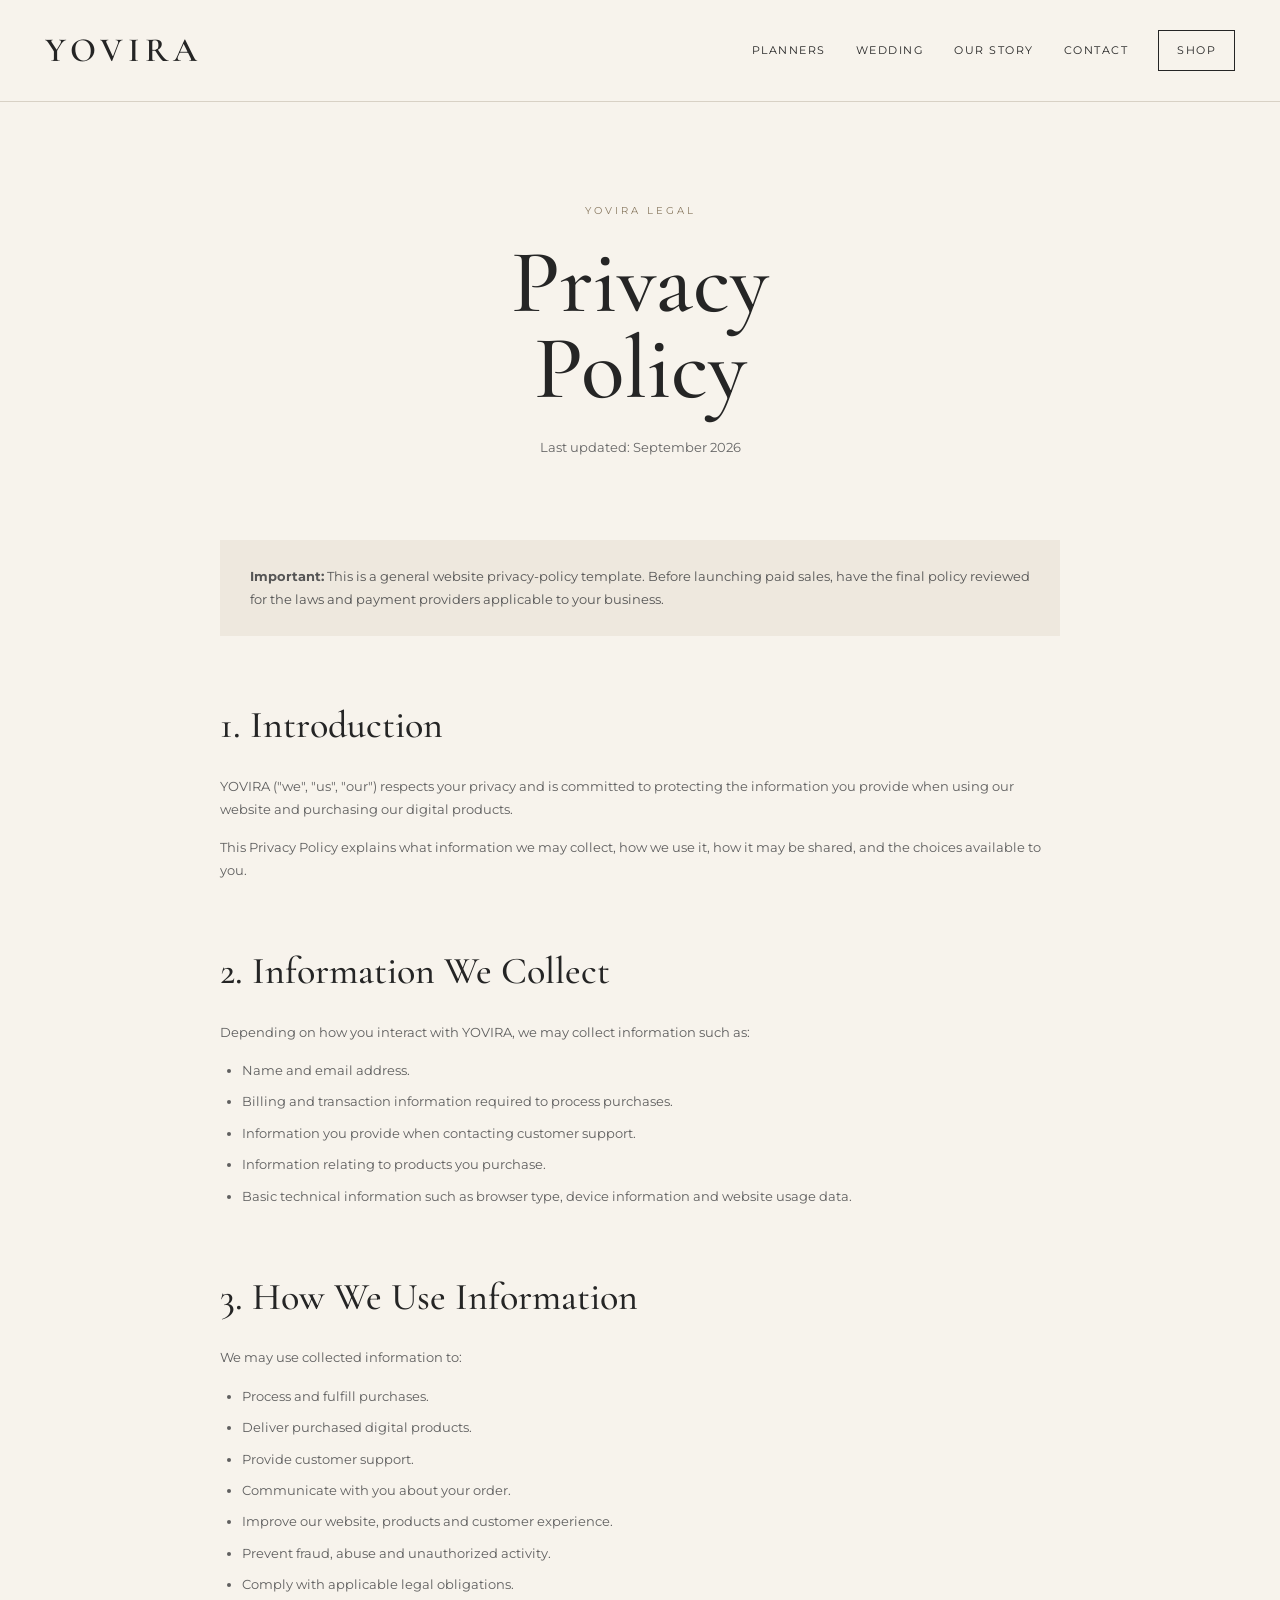
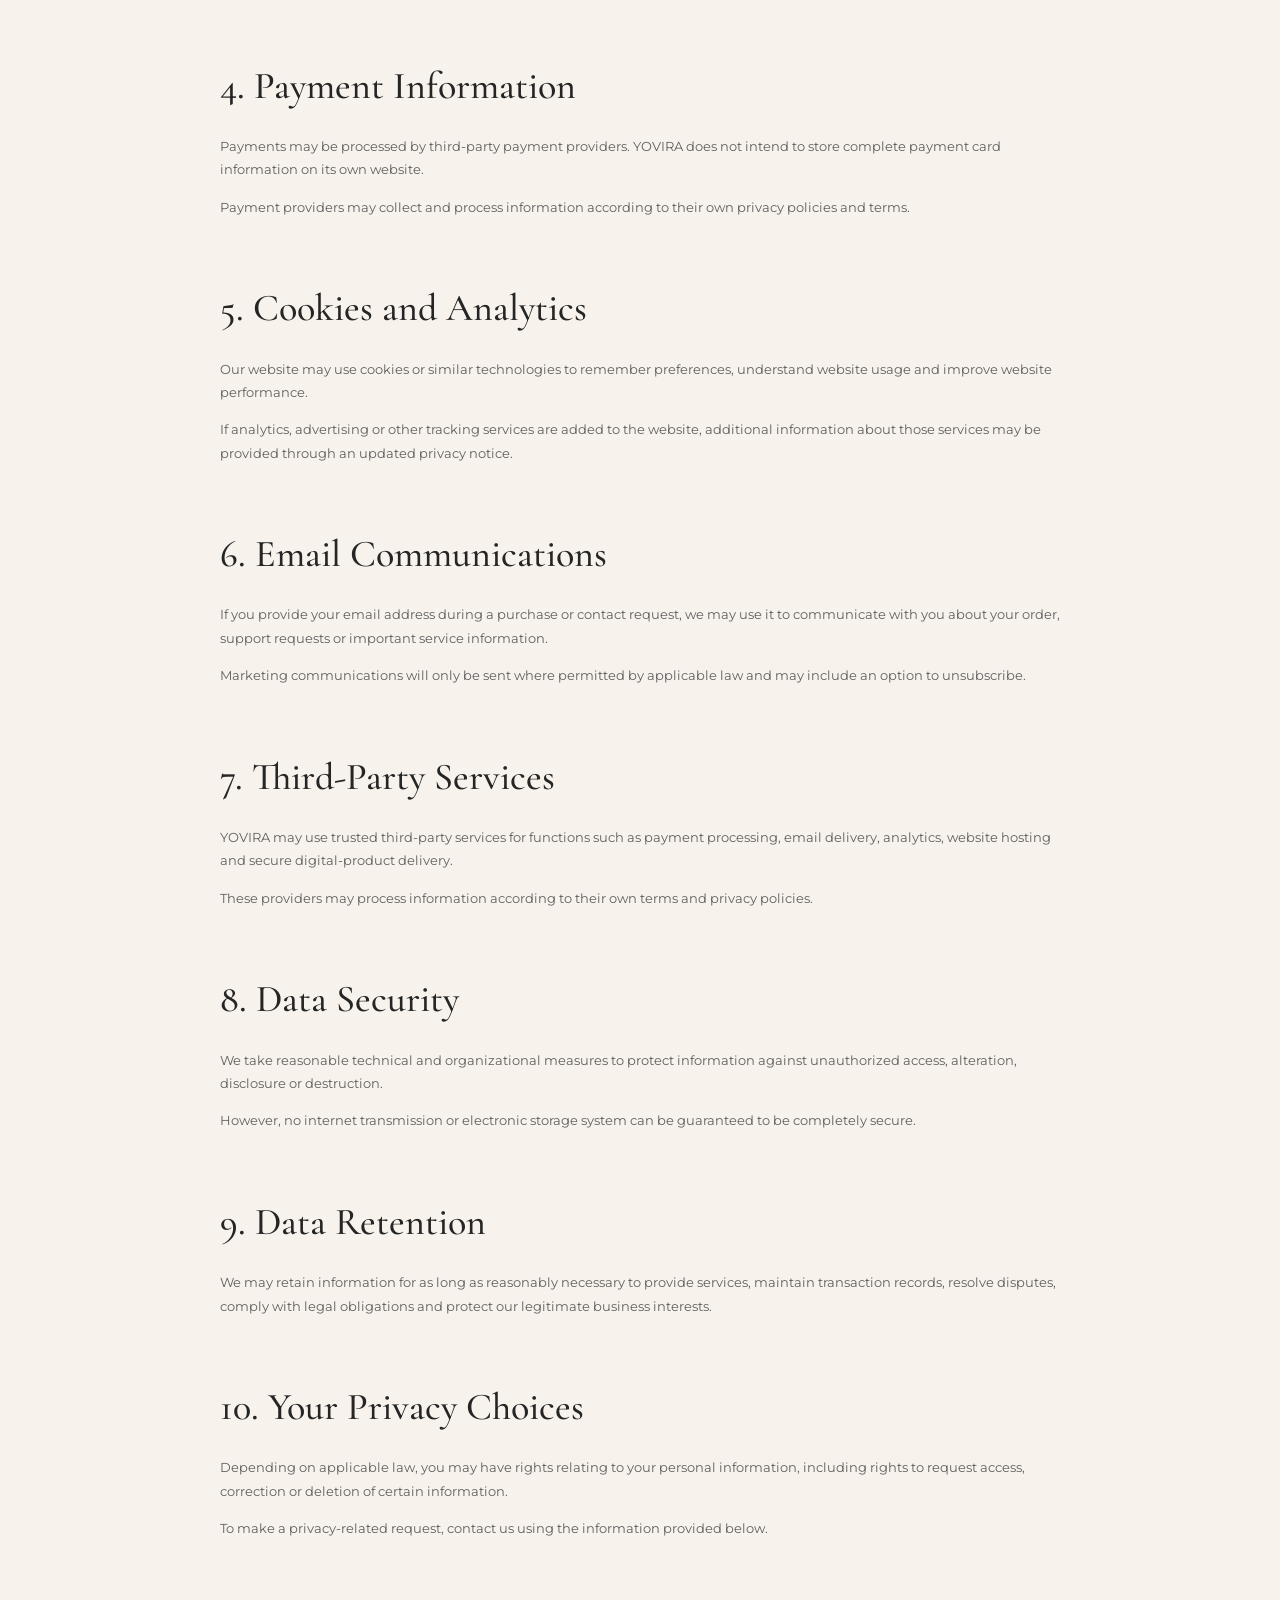
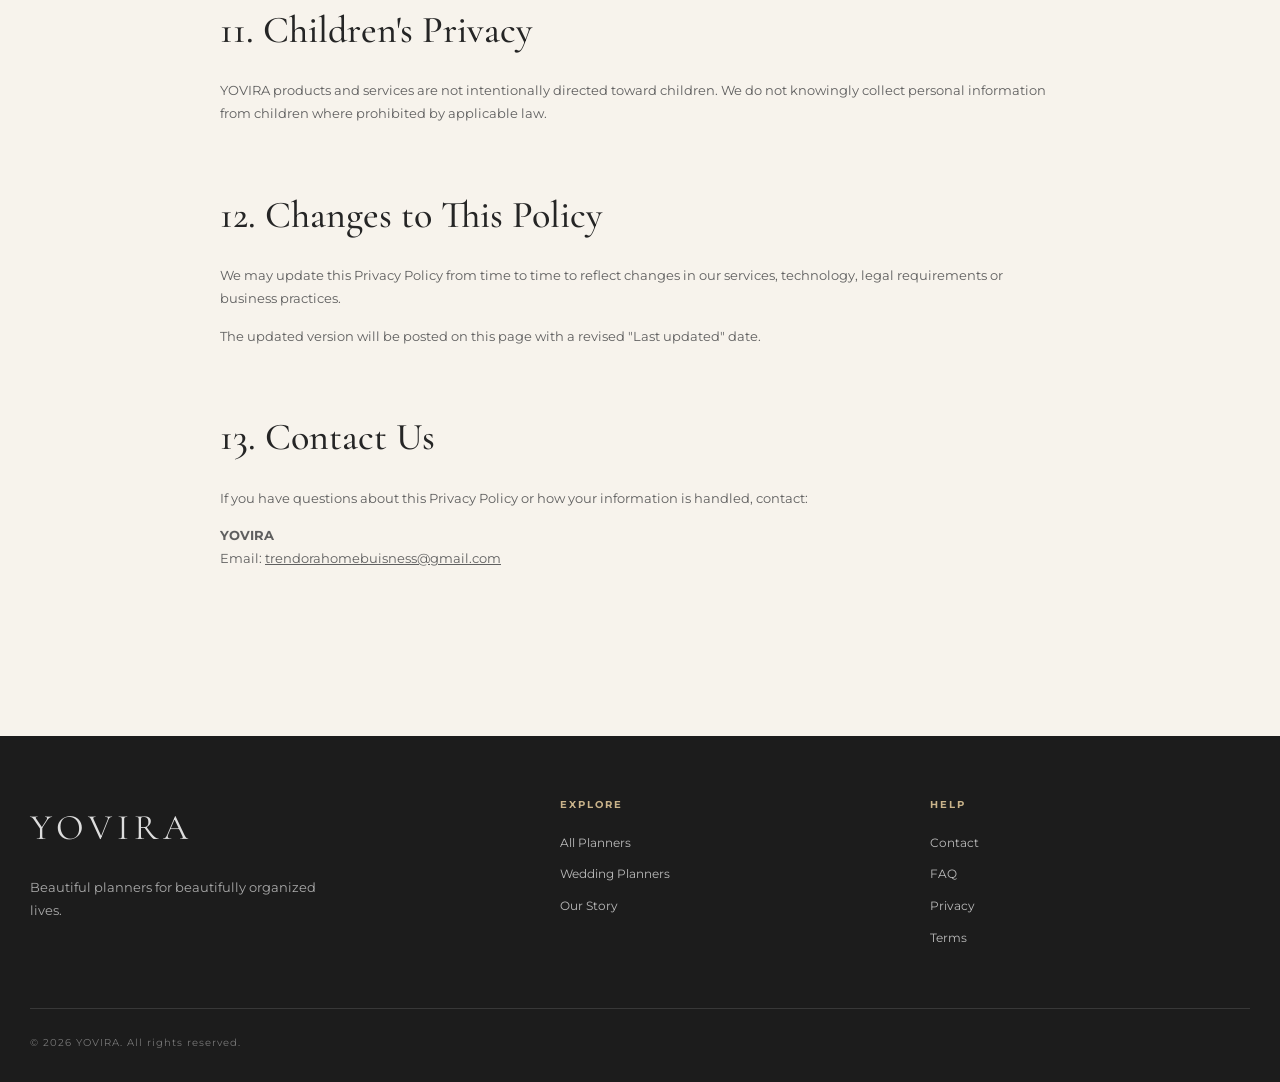
<file: privacy.html>
<!DOCTYPE html>
<html lang="en">
<head>
  <meta charset="UTF-8">
  <meta name="viewport" content="width=device-width, initial-scale=1.0">

  <title>Privacy Policy | YOVIRA</title>

  <meta name="description"
        content="YOVIRA Privacy Policy explaining how information is collected, used and protected.">

  <link rel="preconnect" href="https://fonts.googleapis.com">
  <link rel="preconnect" href="https://fonts.gstatic.com" crossorigin>

  <link href="https://fonts.googleapis.com/css2?family=Cormorant+Garamond:wght@400;500;600;700&family=Montserrat:wght@300;400;500;600&display=swap" rel="stylesheet">

  <style>

    :root {
      --ivory: #F7F3EC;
      --champagne: #C9B38A;
      --charcoal: #252525;
      --taupe: #8A7A62;
      --beige: #EEE8DE;
      --border: #D8D1C5;
      --white: #FFFFFF;
    }

    * {
      box-sizing: border-box;
      margin: 0;
      padding: 0;
    }

    body {
      background: var(--ivory);
      color: var(--charcoal);
      font-family: 'Montserrat', sans-serif;
      line-height: 1.8;
    }

    a {
      color: inherit;
    }

    header {
      position: sticky;
      top: 0;
      z-index: 10;
      background: rgba(247,243,236,.96);
      border-bottom: 1px solid var(--border);
      backdrop-filter: blur(10px);
    }

    .nav {
      max-width: 1250px;
      margin: auto;
      padding: 20px 30px;
      display: flex;
      align-items: center;
      justify-content: space-between;
    }

    .logo {
      font-family: 'Cormorant Garamond', serif;
      font-size: 34px;
      font-weight: 600;
      letter-spacing: 5px;
      text-decoration: none;
    }

    .nav-links {
      display: flex;
      gap: 30px;
      align-items: center;
      font-size: 11px;
      letter-spacing: 1.5px;
      text-transform: uppercase;
    }

    .nav-links a {
      text-decoration: none;
    }

    .shop-btn {
      border: 1px solid var(--charcoal);
      padding: 10px 18px;
    }

    /* HERO */

    .hero {
      max-width: 1000px;
      margin: auto;
      text-align: center;
      padding: 100px 30px 80px;
    }

    .eyebrow {
      color: var(--taupe);
      font-size: 10px;
      letter-spacing: 3px;
      text-transform: uppercase;
      margin-bottom: 20px;
    }

    h1 {
      font-family: 'Cormorant Garamond', serif;
      font-size: clamp(55px, 8vw, 90px);
      font-weight: 500;
      line-height: .95;
      margin-bottom: 25px;
    }

    .hero p {
      color: #666;
      font-size: 13px;
    }

    /* CONTENT */

    .content {
      max-width: 900px;
      margin: auto;
      padding: 0 30px 110px;
    }

    .notice {
      background: var(--beige);
      padding: 25px 30px;
      margin-bottom: 55px;
      font-size: 13px;
      color: #555;
    }

    .content section {
      margin-bottom: 55px;
    }

    .content h2 {
      font-family: 'Cormorant Garamond', serif;
      font-size: 38px;
      font-weight: 500;
      margin-bottom: 15px;
    }

    .content h3 {
      font-family: 'Cormorant Garamond', serif;
      font-size: 27px;
      font-weight: 500;
      margin: 25px 0 10px;
    }

    .content p {
      color: #5f5f5f;
      font-size: 13px;
      margin-bottom: 14px;
    }

    .content ul {
      margin: 15px 0 20px 22px;
      color: #5f5f5f;
      font-size: 13px;
    }

    .content li {
      margin-bottom: 8px;
    }

    /* FOOTER */

    footer {
      background: #1c1c1c;
      color: #ddd;
      padding: 60px 30px 30px;
    }

    .footer-inner {
      max-width: 1250px;
      margin: auto;
      display: grid;
      grid-template-columns: 1.5fr 1fr 1fr;
      gap: 50px;
      padding-bottom: 50px;
    }

    .footer-logo {
      font-family: 'Cormorant Garamond', serif;
      font-size: 36px;
      letter-spacing: 5px;
      margin-bottom: 15px;
    }

    .footer-tagline {
      font-size: 13px;
      color: #aaa;
      max-width: 300px;
    }

    .footer-column h3 {
      font-family: 'Montserrat', sans-serif;
      color: var(--champagne);
      font-size: 10px;
      letter-spacing: 2px;
      text-transform: uppercase;
      margin-bottom: 18px;
    }

    .footer-column a {
      display: block;
      color: #bbb;
      text-decoration: none;
      font-size: 12px;
      margin-bottom: 10px;
    }

    .copyright {
      max-width: 1250px;
      margin: auto;
      border-top: 1px solid #383838;
      padding-top: 25px;
      color: #777;
      font-size: 10px;
      letter-spacing: 1px;
    }

    @media (max-width: 800px) {

      .nav {
        padding: 17px 20px;
      }

      .logo {
        font-size: 28px;
      }

      .nav-links {
        gap: 12px;
        font-size: 9px;
      }

      .nav-links a:nth-child(2),
      .nav-links a:nth-child(3) {
        display: none;
      }

      .shop-btn {
        padding: 8px 12px;
      }

      .hero {
        padding: 75px 20px 60px;
      }

      .content {
        padding: 0 20px 80px;
      }

      .content h2 {
        font-size: 34px;
      }

      .content h3 {
        font-size: 25px;
      }

      .footer-inner {
        grid-template-columns: 1fr 1fr;
        gap: 35px;
      }

      .footer-inner > div:first-child {
        grid-column: 1 / -1;
      }

    }

  </style>
</head>

<body>

<header>

  <nav class="nav">

    <a href="index.html" class="logo">
      YOVIRA
    </a>

    <div class="nav-links">

      <a href="planners.html">Planners</a>

      <a href="wedding-planners.html">Wedding</a>

      <a href="about.html">Our Story</a>

      <a href="contact.html">Contact</a>

      <a href="planners.html" class="shop-btn">
        Shop
      </a>

    </div>

  </nav>

</header>


<main>

  <section class="hero">

    <div class="eyebrow">
      YOVIRA Legal
    </div>

    <h1>
      Privacy<br>Policy
    </h1>

    <p>
      Last updated: September 2026
    </p>

  </section>


  <div class="content">

    <div class="notice">

      <strong>Important:</strong>
      This is a general website privacy-policy template.
      Before launching paid sales, have the final policy reviewed
      for the laws and payment providers applicable to your business.

    </div>


    <section>

      <h2>1. Introduction</h2>

      <p>
        YOVIRA ("we", "us", "our") respects your privacy and is
        committed to protecting the information you provide when
        using our website and purchasing our digital products.
      </p>

      <p>
        This Privacy Policy explains what information we may collect,
        how we use it, how it may be shared, and the choices available
        to you.
      </p>

    </section>


    <section>

      <h2>2. Information We Collect</h2>

      <p>
        Depending on how you interact with YOVIRA, we may collect
        information such as:
      </p>

      <ul>

        <li>
          Name and email address.
        </li>

        <li>
          Billing and transaction information required to process
          purchases.
        </li>

        <li>
          Information you provide when contacting customer support.
        </li>

        <li>
          Information relating to products you purchase.
        </li>

        <li>
          Basic technical information such as browser type,
          device information and website usage data.
        </li>

      </ul>

    </section>


    <section>

      <h2>3. How We Use Information</h2>

      <p>
        We may use collected information to:
      </p>

      <ul>

        <li>
          Process and fulfill purchases.
        </li>

        <li>
          Deliver purchased digital products.
        </li>

        <li>
          Provide customer support.
        </li>

        <li>
          Communicate with you about your order.
        </li>

        <li>
          Improve our website, products and customer experience.
        </li>

        <li>
          Prevent fraud, abuse and unauthorized activity.
        </li>

        <li>
          Comply with applicable legal obligations.
        </li>

      </ul>

    </section>


    <section>

      <h2>4. Payment Information</h2>

      <p>
        Payments may be processed by third-party payment providers.
        YOVIRA does not intend to store complete payment card
        information on its own website.
      </p>

      <p>
        Payment providers may collect and process information
        according to their own privacy policies and terms.
      </p>

    </section>


    <section>

      <h2>5. Cookies and Analytics</h2>

      <p>
        Our website may use cookies or similar technologies to
        remember preferences, understand website usage and improve
        website performance.
      </p>

      <p>
        If analytics, advertising or other tracking services are
        added to the website, additional information about those
        services may be provided through an updated privacy notice.
      </p>

    </section>


    <section>

      <h2>6. Email Communications</h2>

      <p>
        If you provide your email address during a purchase or
        contact request, we may use it to communicate with you
        about your order, support requests or important service
        information.
      </p>

      <p>
        Marketing communications will only be sent where permitted
        by applicable law and may include an option to unsubscribe.
      </p>

    </section>


    <section>

      <h2>7. Third-Party Services</h2>

      <p>
        YOVIRA may use trusted third-party services for functions
        such as payment processing, email delivery, analytics,
        website hosting and secure digital-product delivery.
      </p>

      <p>
        These providers may process information according to their
        own terms and privacy policies.
      </p>

    </section>


    <section>

      <h2>8. Data Security</h2>

      <p>
        We take reasonable technical and organizational measures
        to protect information against unauthorized access,
        alteration, disclosure or destruction.
      </p>

      <p>
        However, no internet transmission or electronic storage
        system can be guaranteed to be completely secure.
      </p>

    </section>


    <section>

      <h2>9. Data Retention</h2>

      <p>
        We may retain information for as long as reasonably
        necessary to provide services, maintain transaction records,
        resolve disputes, comply with legal obligations and protect
        our legitimate business interests.
      </p>

    </section>


    <section>

      <h2>10. Your Privacy Choices</h2>

      <p>
        Depending on applicable law, you may have rights relating
        to your personal information, including rights to request
        access, correction or deletion of certain information.
      </p>

      <p>
        To make a privacy-related request, contact us using the
        information provided below.
      </p>

    </section>


    <section>

      <h2>11. Children's Privacy</h2>

      <p>
        YOVIRA products and services are not intentionally directed
        toward children. We do not knowingly collect personal
        information from children where prohibited by applicable law.
      </p>

    </section>


    <section>

      <h2>12. Changes to This Policy</h2>

      <p>
        We may update this Privacy Policy from time to time to
        reflect changes in our services, technology, legal
        requirements or business practices.
      </p>

      <p>
        The updated version will be posted on this page with
        a revised "Last updated" date.
      </p>

    </section>


    <section>

      <h2>13. Contact Us</h2>

      <p>
        If you have questions about this Privacy Policy or how
        your information is handled, contact:
      </p>

      <p>
        <strong>YOVIRA</strong><br>
        Email:
        <a href="mailto:trendorahomebuisness@gmail.com">
          trendorahomebuisness@gmail.com
        </a>
      </p>

    </section>

  </div>

</main>


<footer>

  <div class="footer-inner">

    <div>

      <div class="footer-logo">
        YOVIRA
      </div>

      <p class="footer-tagline">
        Beautiful planners for beautifully organized lives.
      </p>

    </div>


    <div class="footer-column">

      <h3>Explore</h3>

      <a href="planners.html">All Planners</a>

      <a href="wedding-planners.html">
        Wedding Planners
      </a>

      <a href="about.html">
        Our Story
      </a>

    </div>


    <div class="footer-column">

      <h3>Help</h3>

      <a href="contact.html">
        Contact
      </a>

      <a href="faq.html">
        FAQ
      </a>

      <a href="privacy.html">
        Privacy
      </a>

      <a href="terms.html">
        Terms
      </a>

    </div>

  </div>


  <div class="copyright">

    © 2026 YOVIRA. All rights reserved.

  </div>

</footer>

</body>
</html>
</file>
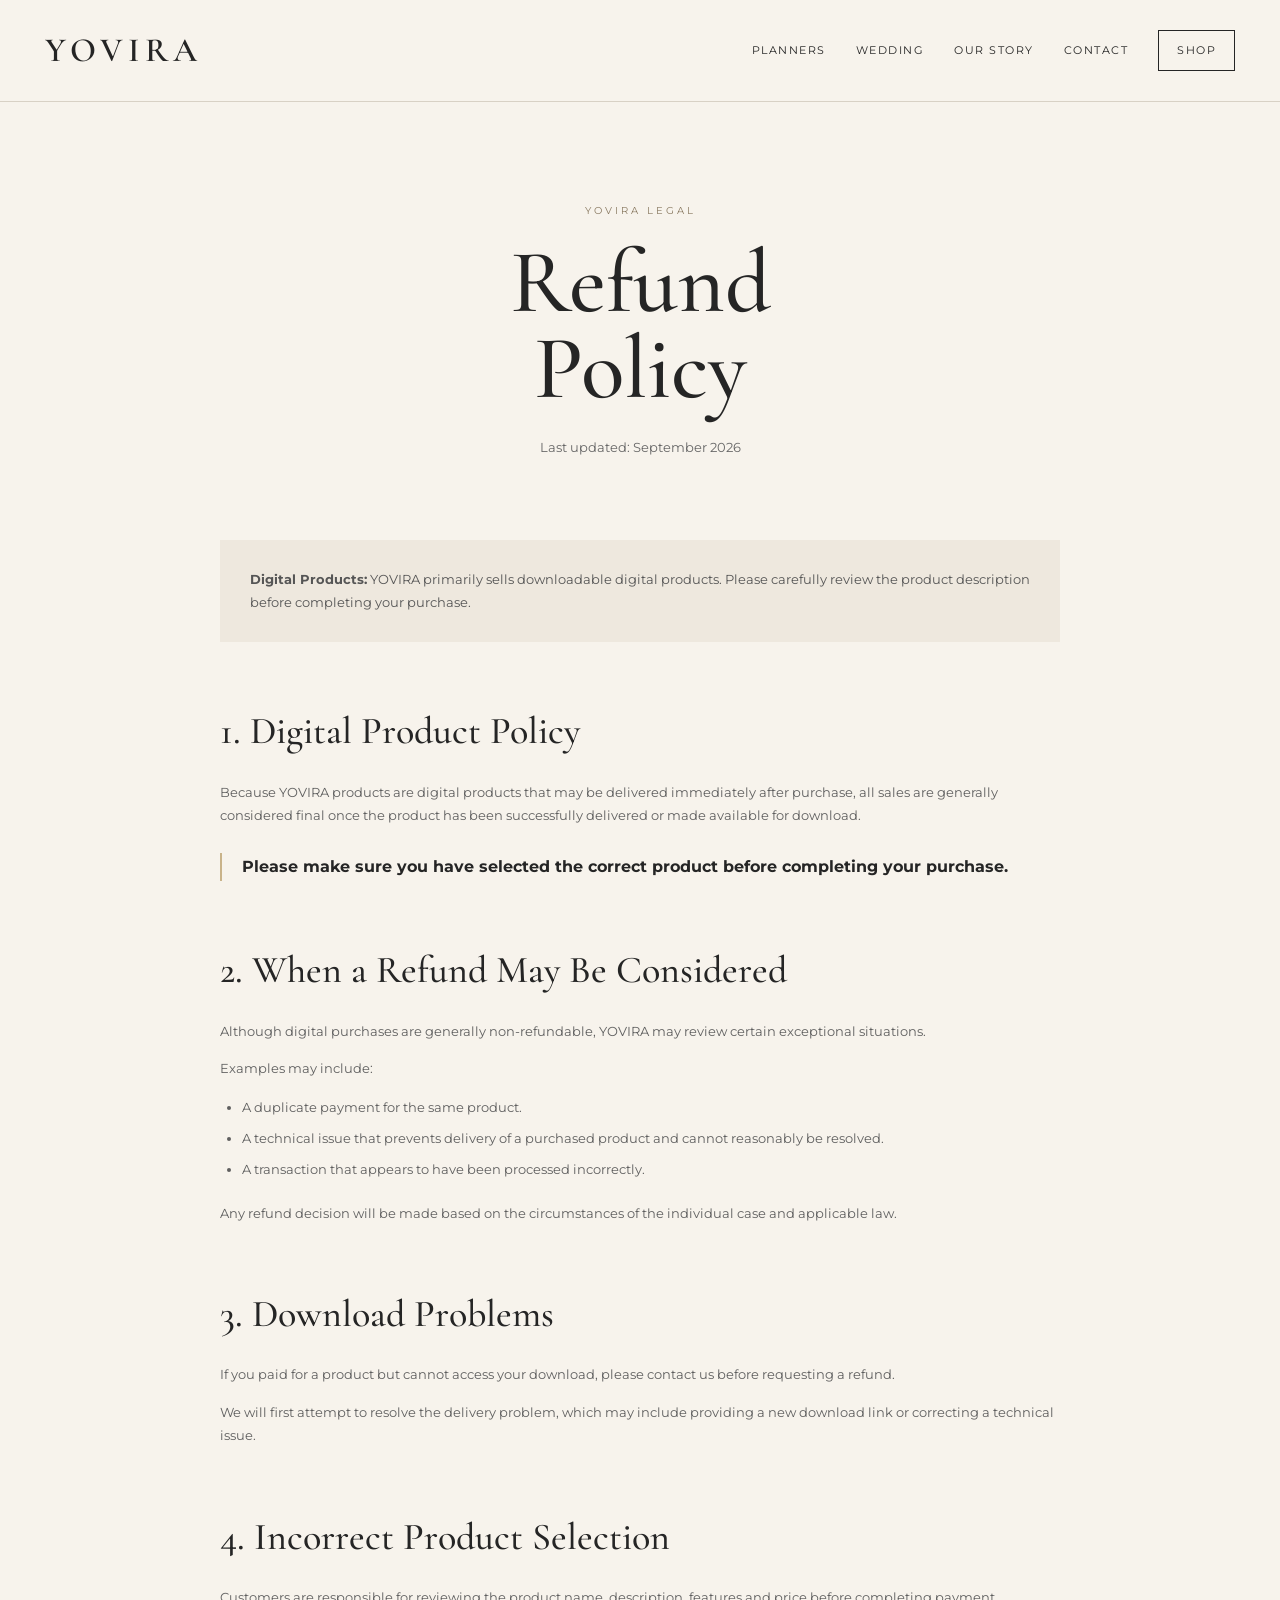
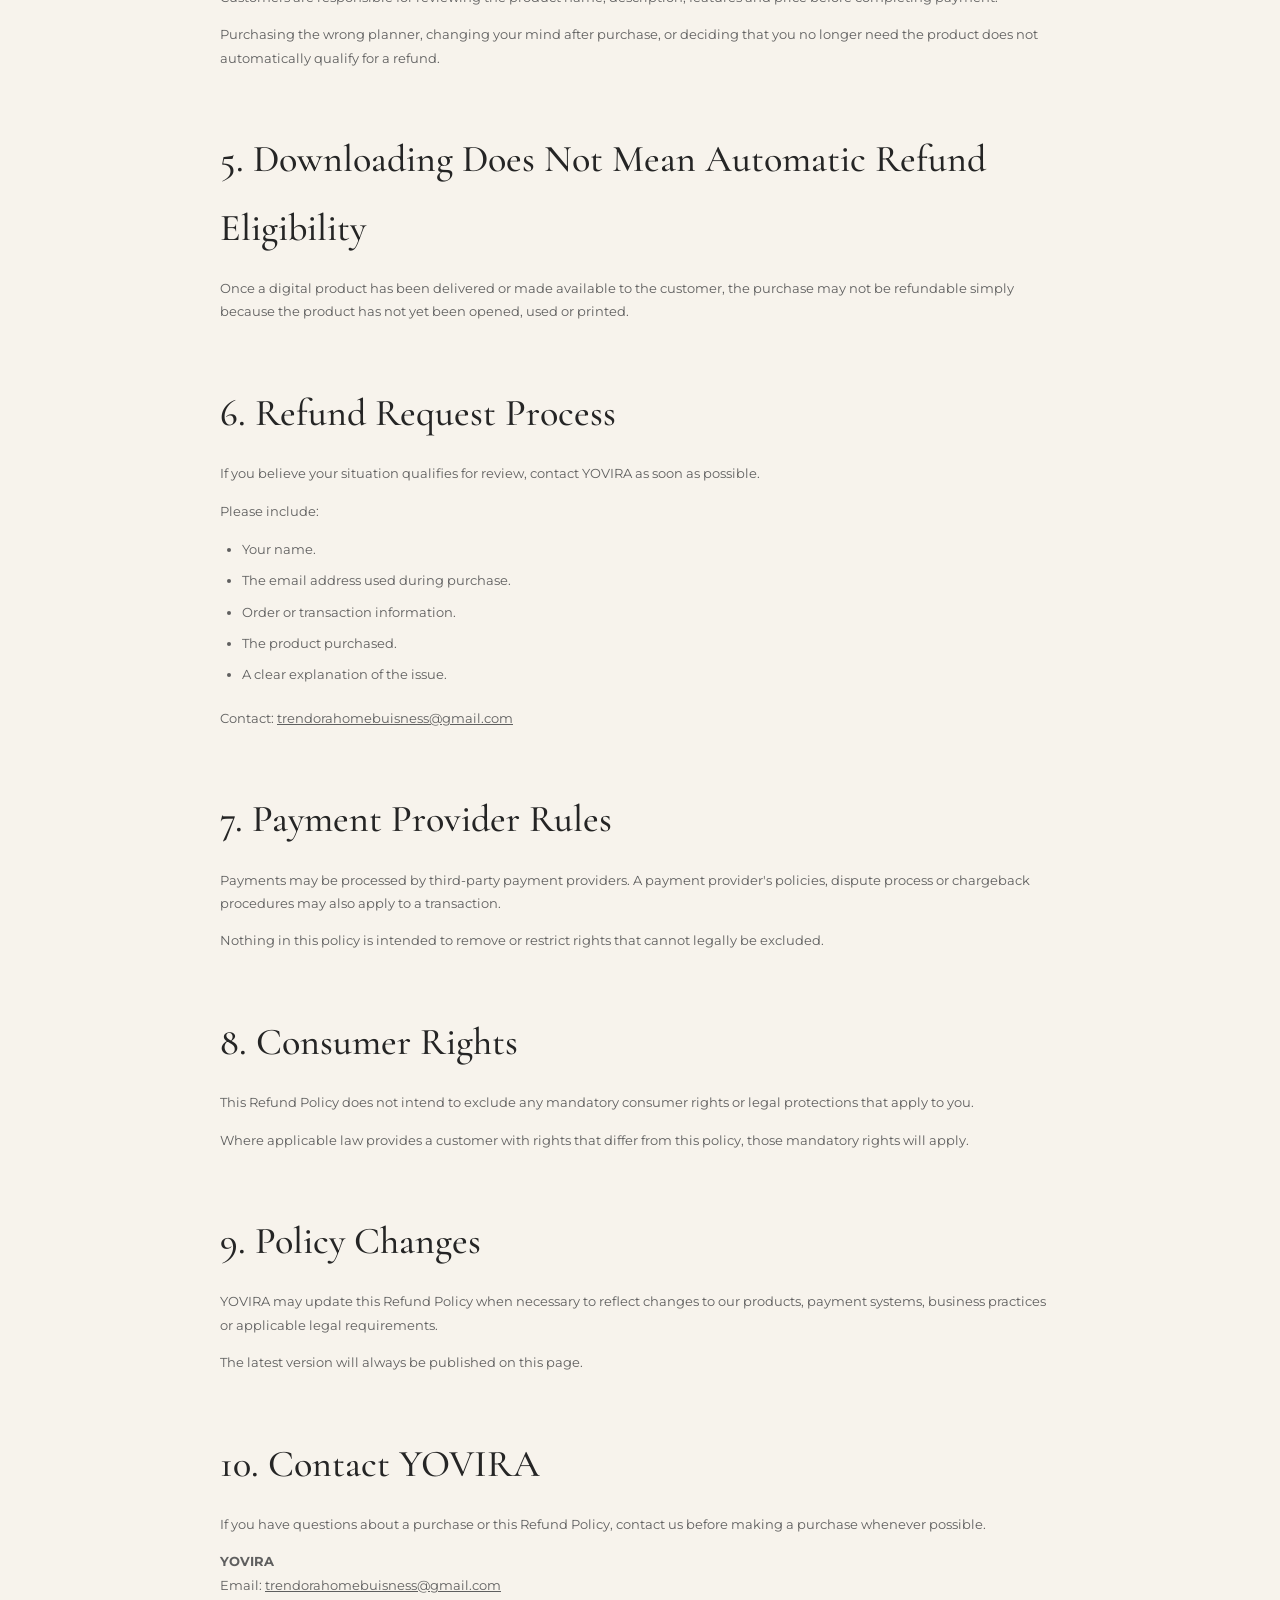
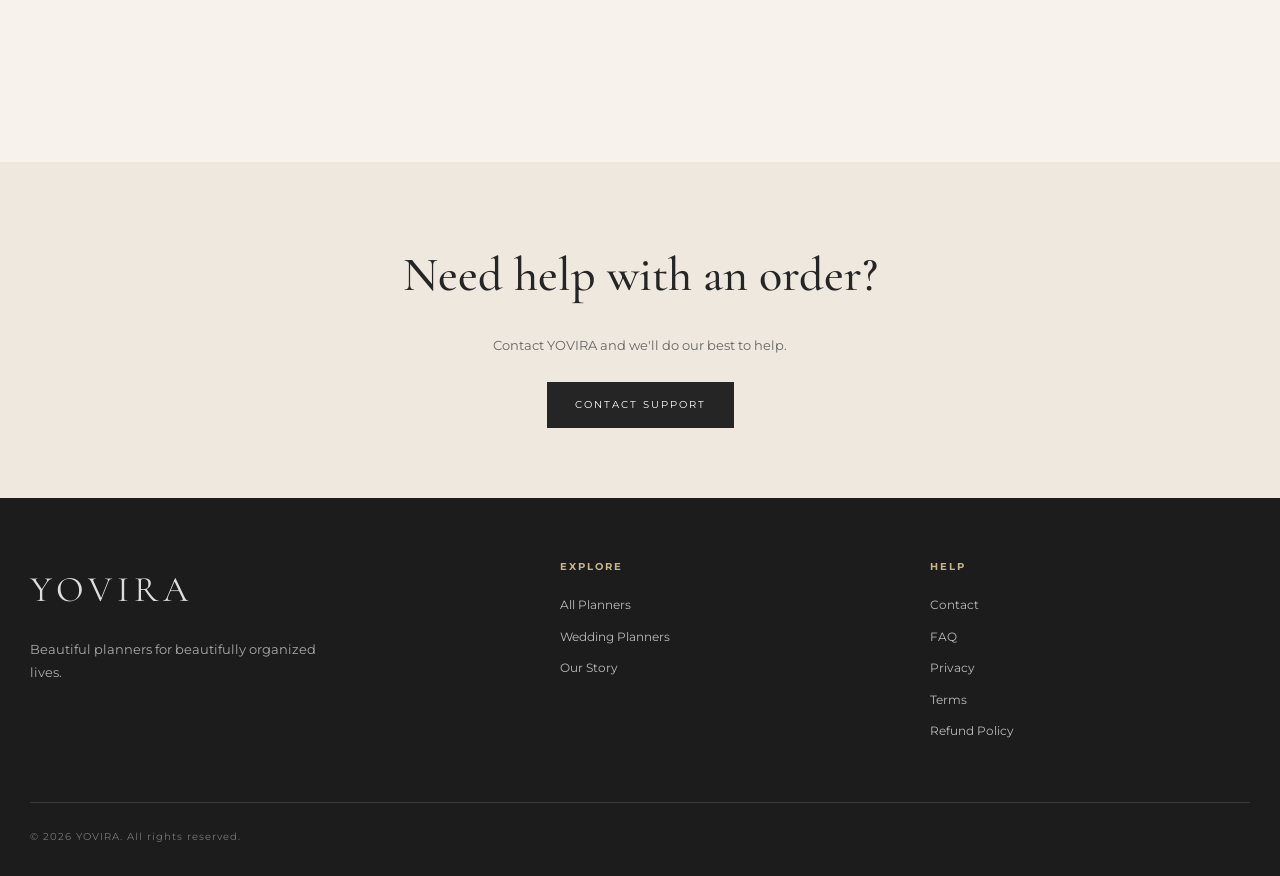
<file: refund.html>
<!DOCTYPE html>
<html lang="en">
<head>
  <meta charset="UTF-8">
  <meta name="viewport" content="width=device-width, initial-scale=1.0">

  <title>Refund Policy | YOVIRA</title>

  <meta name="description"
        content="Read the YOVIRA Refund Policy for digital planners and downloadable products.">

  <link rel="preconnect" href="https://fonts.googleapis.com">
  <link rel="preconnect" href="https://fonts.gstatic.com" crossorigin>

  <link href="https://fonts.googleapis.com/css2?family=Cormorant+Garamond:wght@400;500;600;700&family=Montserrat:wght@300;400;500;600&display=swap" rel="stylesheet">

  <style>

    :root {
      --ivory: #F7F3EC;
      --champagne: #C9B38A;
      --charcoal: #252525;
      --taupe: #8A7A62;
      --beige: #EEE8DE;
      --border: #D8D1C5;
      --white: #FFFFFF;
    }

    * {
      box-sizing: border-box;
      margin: 0;
      padding: 0;
    }

    body {
      background: var(--ivory);
      color: var(--charcoal);
      font-family: 'Montserrat', sans-serif;
      line-height: 1.8;
    }

    a {
      color: inherit;
    }

    header {
      position: sticky;
      top: 0;
      z-index: 10;
      background: rgba(247,243,236,.96);
      border-bottom: 1px solid var(--border);
      backdrop-filter: blur(10px);
    }

    .nav {
      max-width: 1250px;
      margin: auto;
      padding: 20px 30px;
      display: flex;
      align-items: center;
      justify-content: space-between;
    }

    .logo {
      font-family: 'Cormorant Garamond', serif;
      font-size: 34px;
      font-weight: 600;
      letter-spacing: 5px;
      text-decoration: none;
    }

    .nav-links {
      display: flex;
      gap: 30px;
      align-items: center;
      font-size: 11px;
      letter-spacing: 1.5px;
      text-transform: uppercase;
    }

    .nav-links a {
      text-decoration: none;
    }

    .shop-btn {
      border: 1px solid var(--charcoal);
      padding: 10px 18px;
    }

    /* HERO */

    .hero {
      max-width: 1000px;
      margin: auto;
      text-align: center;
      padding: 100px 30px 80px;
    }

    .eyebrow {
      color: var(--taupe);
      font-size: 10px;
      letter-spacing: 3px;
      text-transform: uppercase;
      margin-bottom: 20px;
    }

    h1 {
      font-family: 'Cormorant Garamond', serif;
      font-size: clamp(55px, 8vw, 90px);
      font-weight: 500;
      line-height: .95;
      margin-bottom: 25px;
    }

    .hero p {
      color: #666;
      font-size: 13px;
    }

    /* CONTENT */

    .content {
      max-width: 900px;
      margin: auto;
      padding: 0 30px 110px;
    }

    .notice {
      background: var(--beige);
      padding: 28px 30px;
      margin-bottom: 55px;
      font-size: 13px;
      color: #555;
    }

    .content section {
      margin-bottom: 55px;
    }

    .content h2 {
      font-family: 'Cormorant Garamond', serif;
      font-size: 38px;
      font-weight: 500;
      margin-bottom: 15px;
    }

    .content h3 {
      font-family: 'Cormorant Garamond', serif;
      font-size: 27px;
      font-weight: 500;
      margin: 25px 0 10px;
    }

    .content p {
      color: #5f5f5f;
      font-size: 13px;
      margin-bottom: 14px;
    }

    .content ul {
      margin: 15px 0 20px 22px;
      color: #5f5f5f;
      font-size: 13px;
    }

    .content li {
      margin-bottom: 8px;
    }

    .highlight {
      border-left: 2px solid var(--champagne);
      padding-left: 20px;
      margin: 25px 0;
    }

    /* CTA */

    .cta {
      background: var(--beige);
      padding: 70px 30px;
      text-align: center;
    }

    .cta h2 {
      font-family: 'Cormorant Garamond', serif;
      font-size: 48px;
      font-weight: 500;
      margin-bottom: 15px;
    }

    .cta p {
      color: #666;
      font-size: 13px;
      margin-bottom: 25px;
    }

    .cta a {
      display: inline-block;
      background: var(--charcoal);
      color: var(--white);
      padding: 14px 28px;
      text-decoration: none;
      font-size: 10px;
      letter-spacing: 2px;
      text-transform: uppercase;
    }

    /* FOOTER */

    footer {
      background: #1c1c1c;
      color: #ddd;
      padding: 60px 30px 30px;
    }

    .footer-inner {
      max-width: 1250px;
      margin: auto;
      display: grid;
      grid-template-columns: 1.5fr 1fr 1fr;
      gap: 50px;
      padding-bottom: 50px;
    }

    .footer-logo {
      font-family: 'Cormorant Garamond', serif;
      font-size: 36px;
      letter-spacing: 5px;
      margin-bottom: 15px;
    }

    .footer-tagline {
      font-size: 13px;
      color: #aaa;
      max-width: 300px;
    }

    .footer-column h3 {
      font-family: 'Montserrat', sans-serif;
      color: var(--champagne);
      font-size: 10px;
      letter-spacing: 2px;
      text-transform: uppercase;
      margin-bottom: 18px;
    }

    .footer-column a {
      display: block;
      color: #bbb;
      text-decoration: none;
      font-size: 12px;
      margin-bottom: 10px;
    }

    .copyright {
      max-width: 1250px;
      margin: auto;
      border-top: 1px solid #383838;
      padding-top: 25px;
      color: #777;
      font-size: 10px;
      letter-spacing: 1px;
    }

    @media (max-width: 800px) {

      .nav {
        padding: 17px 20px;
      }

      .logo {
        font-size: 28px;
      }

      .nav-links {
        gap: 12px;
        font-size: 9px;
      }

      .nav-links a:nth-child(2),
      .nav-links a:nth-child(3) {
        display: none;
      }

      .shop-btn {
        padding: 8px 12px;
      }

      .hero {
        padding: 75px 20px 60px;
      }

      .content {
        padding: 0 20px 80px;
      }

      .content h2 {
        font-size: 34px;
      }

      .content h3 {
        font-size: 25px;
      }

      .cta {
        padding: 60px 20px;
      }

      .cta h2 {
        font-size: 40px;
      }

      .footer-inner {
        grid-template-columns: 1fr 1fr;
        gap: 35px;
      }

      .footer-inner > div:first-child {
        grid-column: 1 / -1;
      }

    }

  </style>
</head>

<body>

<header>

  <nav class="nav">

    <a href="index.html" class="logo">
      YOVIRA
    </a>

    <div class="nav-links">

      <a href="planners.html">Planners</a>

      <a href="wedding-planners.html">Wedding</a>

      <a href="about.html">Our Story</a>

      <a href="contact.html">Contact</a>

      <a href="planners.html" class="shop-btn">
        Shop
      </a>

    </div>

  </nav>

</header>


<main>

  <section class="hero">

    <div class="eyebrow">
      YOVIRA Legal
    </div>

    <h1>
      Refund<br>Policy
    </h1>

    <p>
      Last updated: September 2026
    </p>

  </section>


  <div class="content">

    <div class="notice">

      <strong>Digital Products:</strong>
      YOVIRA primarily sells downloadable digital products.
      Please carefully review the product description before
      completing your purchase.

    </div>


    <section>

      <h2>1. Digital Product Policy</h2>

      <p>
        Because YOVIRA products are digital products that may be
        delivered immediately after purchase, all sales are
        generally considered final once the product has been
        successfully delivered or made available for download.
      </p>

      <div class="highlight">

        <strong>
          Please make sure you have selected the correct product
          before completing your purchase.
        </strong>

      </div>

    </section>


    <section>

      <h2>2. When a Refund May Be Considered</h2>

      <p>
        Although digital purchases are generally non-refundable,
        YOVIRA may review certain exceptional situations.
      </p>

      <p>
        Examples may include:
      </p>

      <ul>

        <li>
          A duplicate payment for the same product.
        </li>

        <li>
          A technical issue that prevents delivery of a purchased
          product and cannot reasonably be resolved.
        </li>

        <li>
          A transaction that appears to have been processed
          incorrectly.
        </li>

      </ul>

      <p>
        Any refund decision will be made based on the circumstances
        of the individual case and applicable law.
      </p>

    </section>


    <section>

      <h2>3. Download Problems</h2>

      <p>
        If you paid for a product but cannot access your download,
        please contact us before requesting a refund.
      </p>

      <p>
        We will first attempt to resolve the delivery problem,
        which may include providing a new download link or
        correcting a technical issue.
      </p>

    </section>


    <section>

      <h2>4. Incorrect Product Selection</h2>

      <p>
        Customers are responsible for reviewing the product name,
        description, features and price before completing payment.
      </p>

      <p>
        Purchasing the wrong planner, changing your mind after
        purchase, or deciding that you no longer need the product
        does not automatically qualify for a refund.
      </p>

    </section>


    <section>

      <h2>5. Downloading Does Not Mean Automatic Refund Eligibility</h2>

      <p>
        Once a digital product has been delivered or made available
        to the customer, the purchase may not be refundable simply
        because the product has not yet been opened, used or printed.
      </p>

    </section>


    <section>

      <h2>6. Refund Request Process</h2>

      <p>
        If you believe your situation qualifies for review, contact
        YOVIRA as soon as possible.
      </p>

      <p>
        Please include:
      </p>

      <ul>

        <li>
          Your name.
        </li>

        <li>
          The email address used during purchase.
        </li>

        <li>
          Order or transaction information.
        </li>

        <li>
          The product purchased.
        </li>

        <li>
          A clear explanation of the issue.
        </li>

      </ul>

      <p>
        Contact:
        <a href="mailto:trendorahomebuisness@gmail.com">
          trendorahomebuisness@gmail.com
        </a>
      </p>

    </section>


    <section>

      <h2>7. Payment Provider Rules</h2>

      <p>
        Payments may be processed by third-party payment providers.
        A payment provider's policies, dispute process or chargeback
        procedures may also apply to a transaction.
      </p>

      <p>
        Nothing in this policy is intended to remove or restrict
        rights that cannot legally be excluded.
      </p>

    </section>


    <section>

      <h2>8. Consumer Rights</h2>

      <p>
        This Refund Policy does not intend to exclude any mandatory
        consumer rights or legal protections that apply to you.
      </p>

      <p>
        Where applicable law provides a customer with rights that
        differ from this policy, those mandatory rights will apply.
      </p>

    </section>


    <section>

      <h2>9. Policy Changes</h2>

      <p>
        YOVIRA may update this Refund Policy when necessary to
        reflect changes to our products, payment systems, business
        practices or applicable legal requirements.
      </p>

      <p>
        The latest version will always be published on this page.
      </p>

    </section>


    <section>

      <h2>10. Contact YOVIRA</h2>

      <p>
        If you have questions about a purchase or this Refund Policy,
        contact us before making a purchase whenever possible.
      </p>

      <p>
        <strong>YOVIRA</strong><br>
        Email:
        <a href="mailto:trendorahomebuisness@gmail.com">
          trendorahomebuisness@gmail.com
        </a>
      </p>

    </section>

  </div>


  <section class="cta">

    <h2>
      Need help with an order?
    </h2>

    <p>
      Contact YOVIRA and we'll do our best to help.
    </p>

    <a href="contact.html">
      Contact Support
    </a>

  </section>

</main>


<footer>

  <div class="footer-inner">

    <div>

      <div class="footer-logo">
        YOVIRA
      </div>

      <p class="footer-tagline">
        Beautiful planners for beautifully organized lives.
      </p>

    </div>


    <div class="footer-column">

      <h3>Explore</h3>

      <a href="planners.html">
        All Planners
      </a>

      <a href="wedding-planners.html">
        Wedding Planners
      </a>

      <a href="about.html">
        Our Story
      </a>

    </div>


    <div class="footer-column">

      <h3>Help</h3>

      <a href="contact.html">
        Contact
      </a>

      <a href="faq.html">
        FAQ
      </a>

      <a href="privacy.html">
        Privacy
      </a>

      <a href="terms.html">
        Terms
      </a>

      <a href="refund.html">
        Refund Policy
      </a>

    </div>

  </div>


  <div class="copyright">
    © 2026 YOVIRA. All rights reserved.
  </div>

</footer>

</body>
</html>
</file>
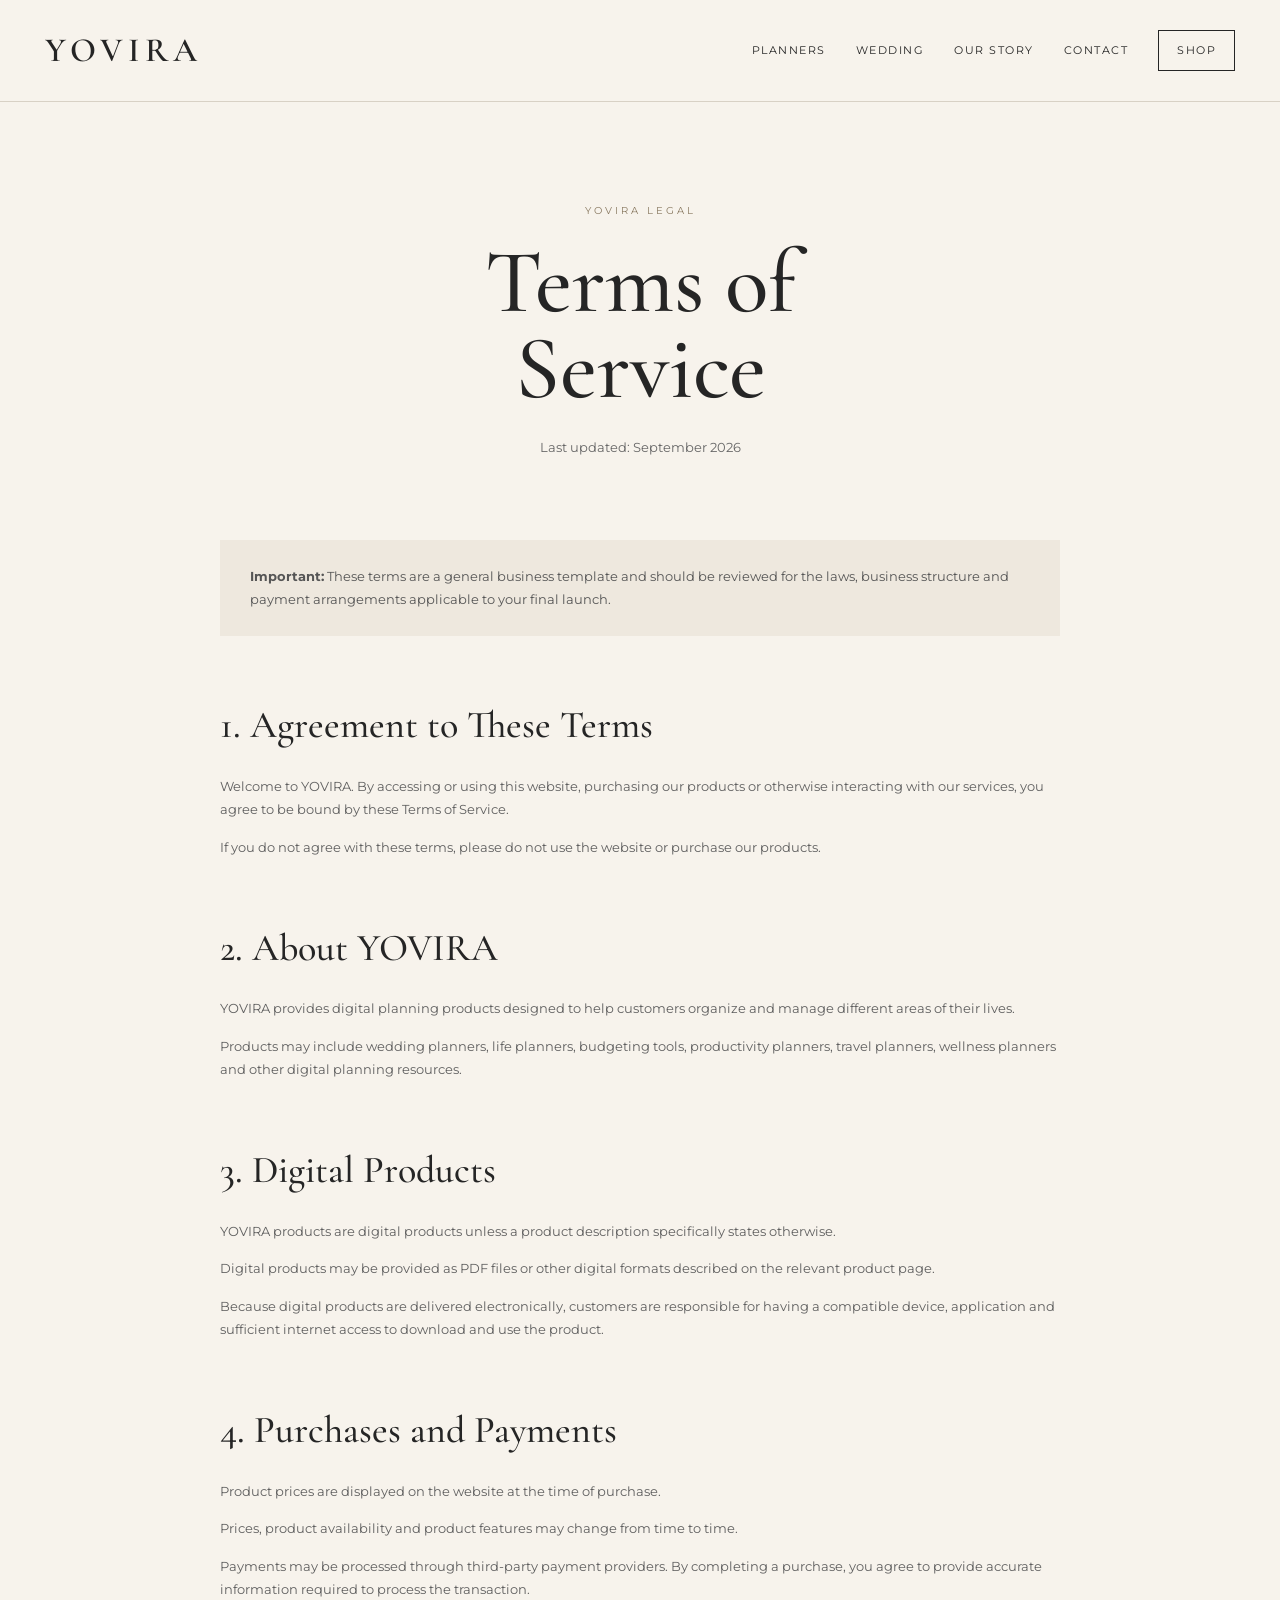
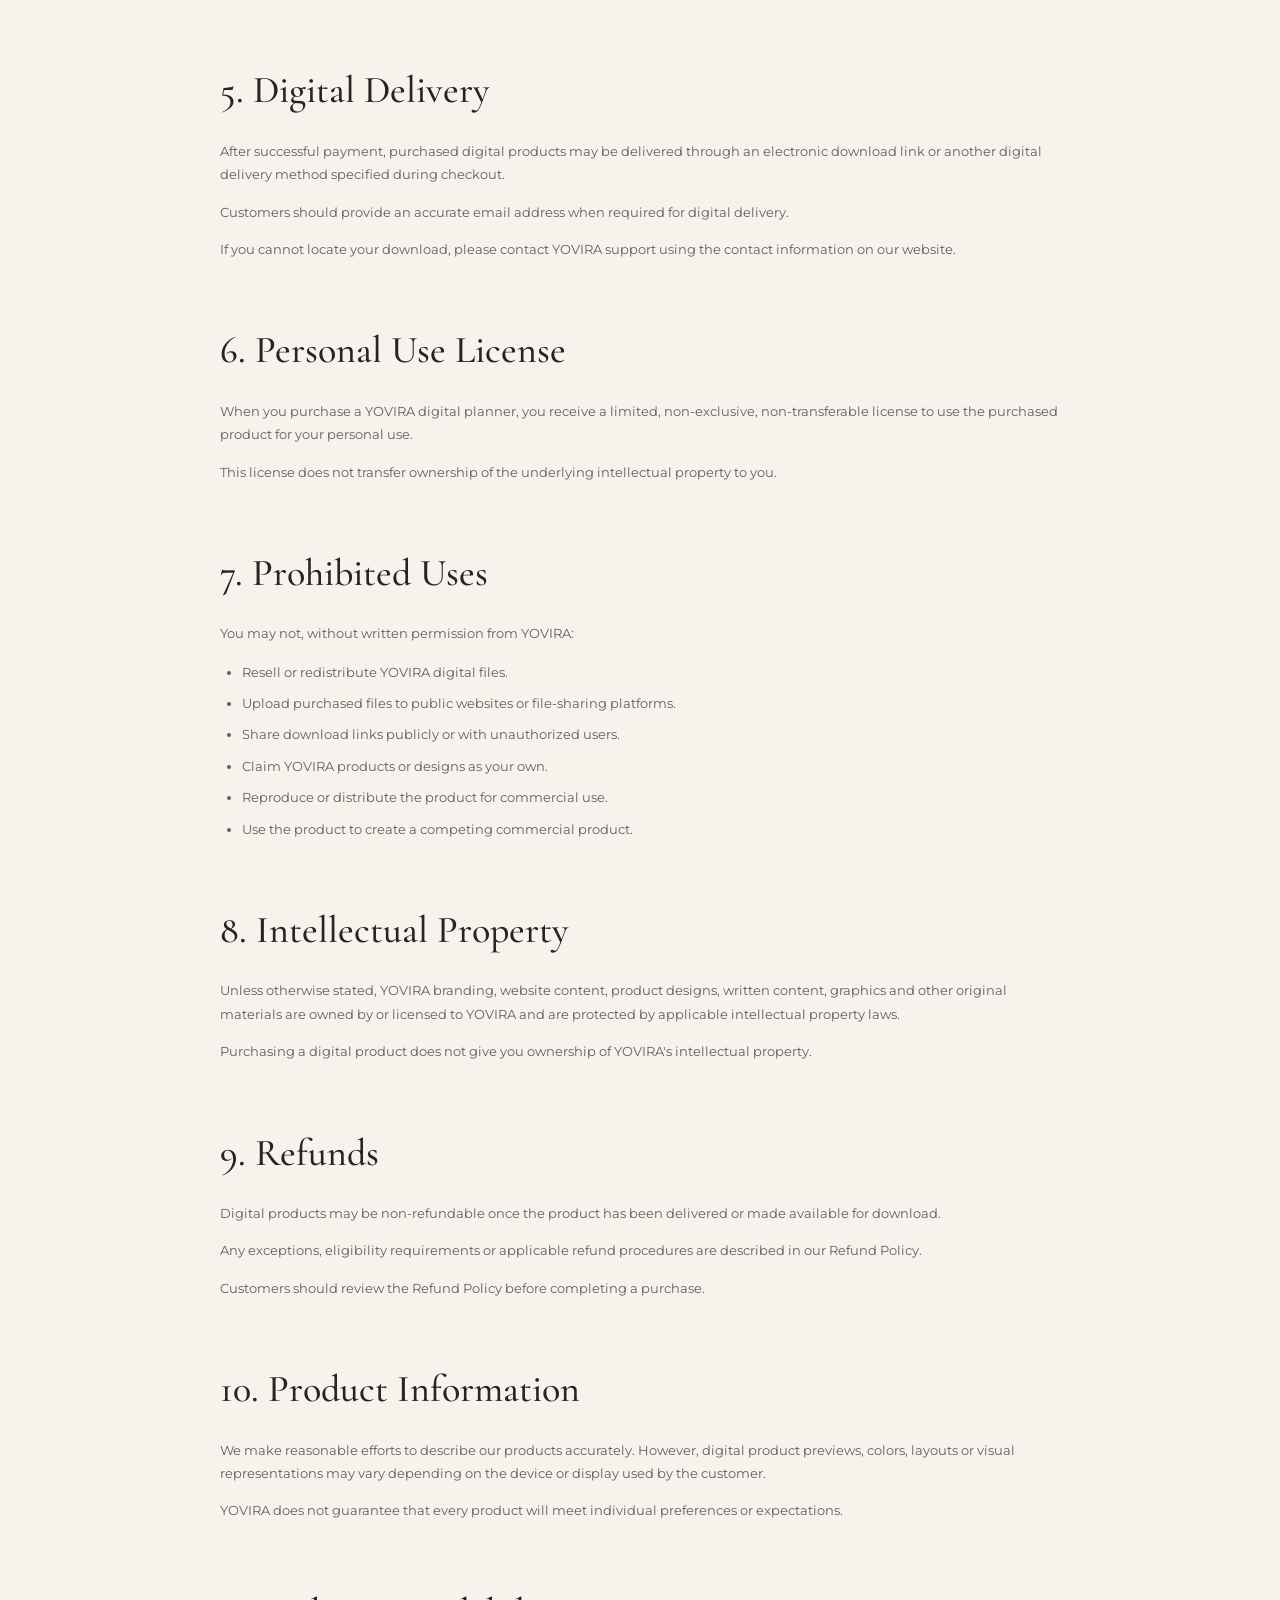
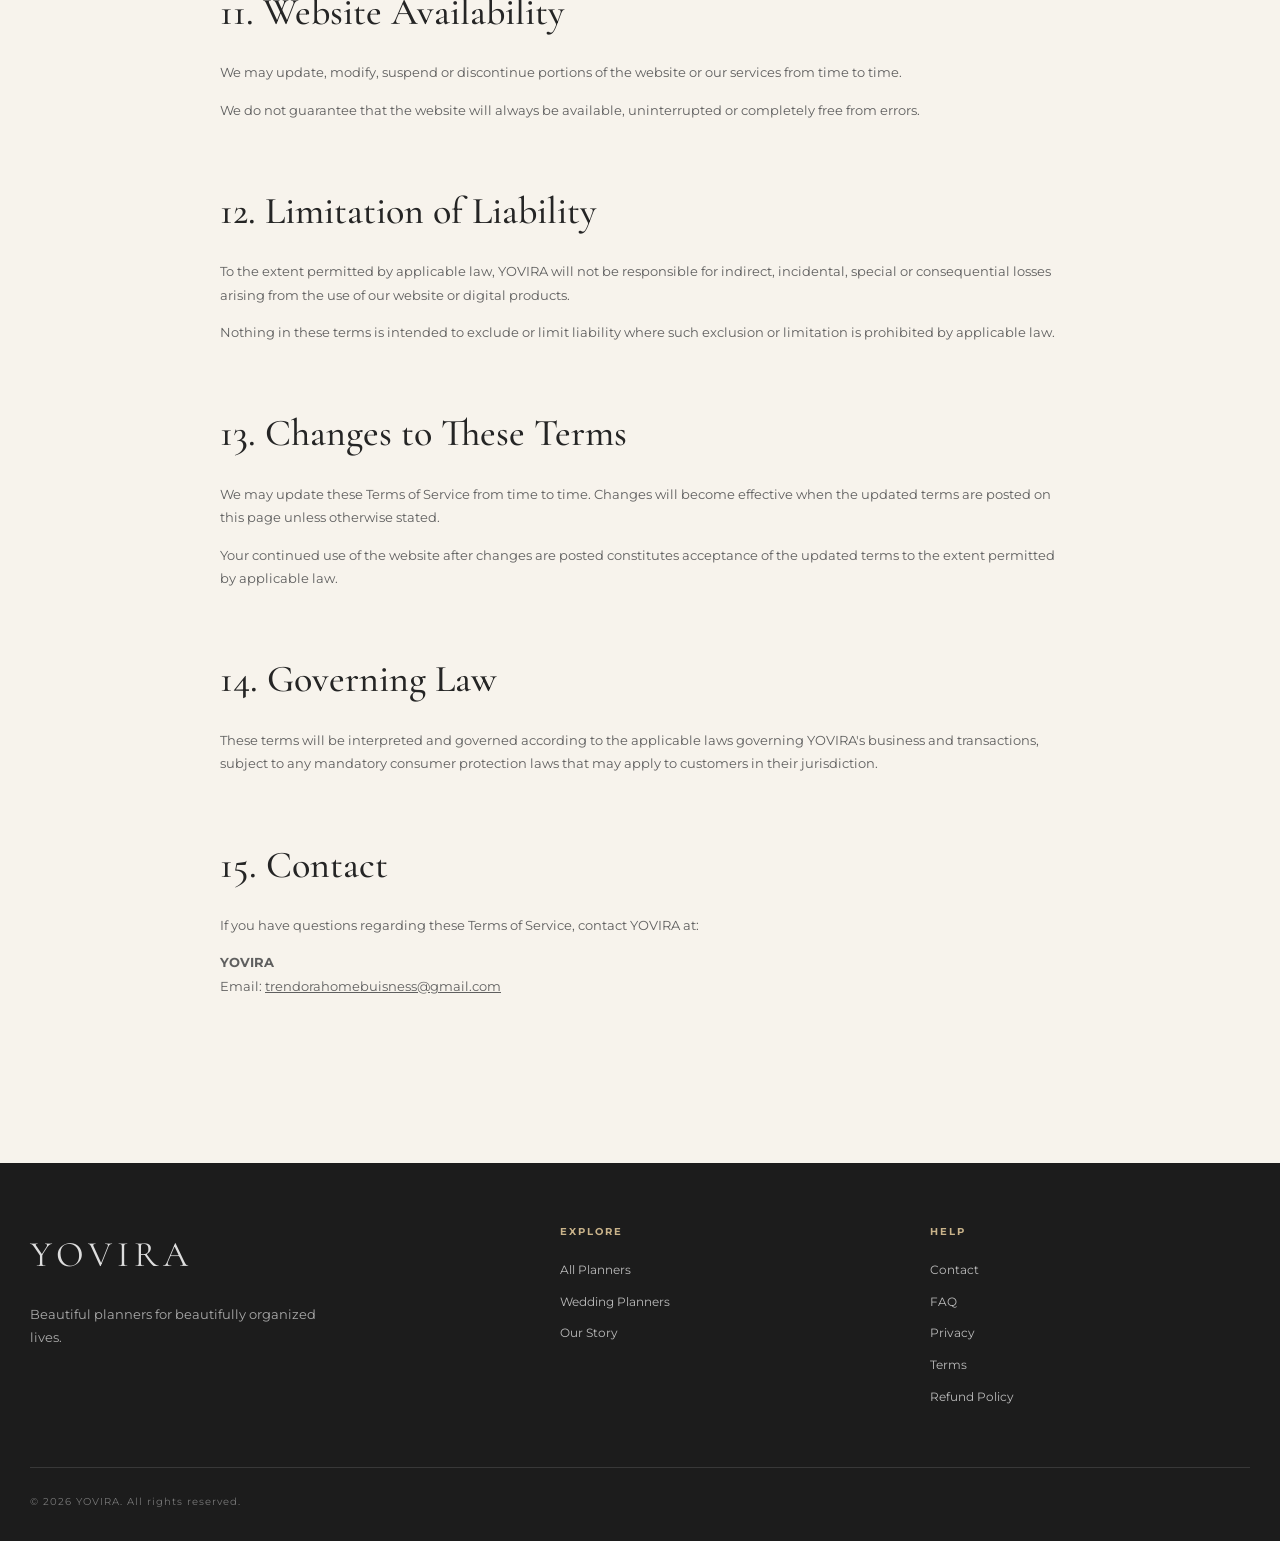
<file: terms.html>
<!DOCTYPE html>
<html lang="en">
<head>
  <meta charset="UTF-8">
  <meta name="viewport" content="width=device-width, initial-scale=1.0">

  <title>Terms of Service | YOVIRA</title>

  <meta name="description"
        content="Read the YOVIRA Terms of Service covering digital products, purchases, permitted use, intellectual property and website usage.">

  <link rel="preconnect" href="https://fonts.googleapis.com">
  <link rel="preconnect" href="https://fonts.gstatic.com" crossorigin>

  <link href="https://fonts.googleapis.com/css2?family=Cormorant+Garamond:wght@400;500;600;700&family=Montserrat:wght@300;400;500;600&display=swap" rel="stylesheet">

  <style>

    :root {
      --ivory: #F7F3EC;
      --champagne: #C9B38A;
      --charcoal: #252525;
      --taupe: #8A7A62;
      --beige: #EEE8DE;
      --border: #D8D1C5;
      --white: #FFFFFF;
    }

    * {
      box-sizing: border-box;
      margin: 0;
      padding: 0;
    }

    body {
      background: var(--ivory);
      color: var(--charcoal);
      font-family: 'Montserrat', sans-serif;
      line-height: 1.8;
    }

    a {
      color: inherit;
    }

    header {
      position: sticky;
      top: 0;
      z-index: 10;
      background: rgba(247,243,236,.96);
      border-bottom: 1px solid var(--border);
      backdrop-filter: blur(10px);
    }

    .nav {
      max-width: 1250px;
      margin: auto;
      padding: 20px 30px;
      display: flex;
      align-items: center;
      justify-content: space-between;
    }

    .logo {
      font-family: 'Cormorant Garamond', serif;
      font-size: 34px;
      font-weight: 600;
      letter-spacing: 5px;
      text-decoration: none;
    }

    .nav-links {
      display: flex;
      gap: 30px;
      align-items: center;
      font-size: 11px;
      letter-spacing: 1.5px;
      text-transform: uppercase;
    }

    .nav-links a {
      text-decoration: none;
    }

    .shop-btn {
      border: 1px solid var(--charcoal);
      padding: 10px 18px;
    }

    /* HERO */

    .hero {
      max-width: 1000px;
      margin: auto;
      text-align: center;
      padding: 100px 30px 80px;
    }

    .eyebrow {
      color: var(--taupe);
      font-size: 10px;
      letter-spacing: 3px;
      text-transform: uppercase;
      margin-bottom: 20px;
    }

    h1 {
      font-family: 'Cormorant Garamond', serif;
      font-size: clamp(55px, 8vw, 90px);
      font-weight: 500;
      line-height: .95;
      margin-bottom: 25px;
    }

    .hero p {
      color: #666;
      font-size: 13px;
    }

    /* CONTENT */

    .content {
      max-width: 900px;
      margin: auto;
      padding: 0 30px 110px;
    }

    .notice {
      background: var(--beige);
      padding: 25px 30px;
      margin-bottom: 55px;
      font-size: 13px;
      color: #555;
    }

    .content section {
      margin-bottom: 55px;
    }

    .content h2 {
      font-family: 'Cormorant Garamond', serif;
      font-size: 38px;
      font-weight: 500;
      margin-bottom: 15px;
    }

    .content h3 {
      font-family: 'Cormorant Garamond', serif;
      font-size: 27px;
      font-weight: 500;
      margin: 25px 0 10px;
    }

    .content p {
      color: #5f5f5f;
      font-size: 13px;
      margin-bottom: 14px;
    }

    .content ul {
      margin: 15px 0 20px 22px;
      color: #5f5f5f;
      font-size: 13px;
    }

    .content li {
      margin-bottom: 8px;
    }

    /* FOOTER */

    footer {
      background: #1c1c1c;
      color: #ddd;
      padding: 60px 30px 30px;
    }

    .footer-inner {
      max-width: 1250px;
      margin: auto;
      display: grid;
      grid-template-columns: 1.5fr 1fr 1fr;
      gap: 50px;
      padding-bottom: 50px;
    }

    .footer-logo {
      font-family: 'Cormorant Garamond', serif;
      font-size: 36px;
      letter-spacing: 5px;
      margin-bottom: 15px;
    }

    .footer-tagline {
      font-size: 13px;
      color: #aaa;
      max-width: 300px;
    }

    .footer-column h3 {
      font-family: 'Montserrat', sans-serif;
      color: var(--champagne);
      font-size: 10px;
      letter-spacing: 2px;
      text-transform: uppercase;
      margin-bottom: 18px;
    }

    .footer-column a {
      display: block;
      color: #bbb;
      text-decoration: none;
      font-size: 12px;
      margin-bottom: 10px;
    }

    .copyright {
      max-width: 1250px;
      margin: auto;
      border-top: 1px solid #383838;
      padding-top: 25px;
      color: #777;
      font-size: 10px;
      letter-spacing: 1px;
    }

    @media (max-width: 800px) {

      .nav {
        padding: 17px 20px;
      }

      .logo {
        font-size: 28px;
      }

      .nav-links {
        gap: 12px;
        font-size: 9px;
      }

      .nav-links a:nth-child(2),
      .nav-links a:nth-child(3) {
        display: none;
      }

      .shop-btn {
        padding: 8px 12px;
      }

      .hero {
        padding: 75px 20px 60px;
      }

      .content {
        padding: 0 20px 80px;
      }

      .content h2 {
        font-size: 34px;
      }

      .content h3 {
        font-size: 25px;
      }

      .footer-inner {
        grid-template-columns: 1fr 1fr;
        gap: 35px;
      }

      .footer-inner > div:first-child {
        grid-column: 1 / -1;
      }

    }

  </style>
</head>

<body>

<header>

  <nav class="nav">

    <a href="index.html" class="logo">
      YOVIRA
    </a>

    <div class="nav-links">

      <a href="planners.html">Planners</a>

      <a href="wedding-planners.html">Wedding</a>

      <a href="about.html">Our Story</a>

      <a href="contact.html">Contact</a>

      <a href="planners.html" class="shop-btn">
        Shop
      </a>

    </div>

  </nav>

</header>


<main>

  <section class="hero">

    <div class="eyebrow">
      YOVIRA Legal
    </div>

    <h1>
      Terms of<br>Service
    </h1>

    <p>
      Last updated: September 2026
    </p>

  </section>


  <div class="content">

    <div class="notice">

      <strong>Important:</strong>
      These terms are a general business template and should be
      reviewed for the laws, business structure and payment
      arrangements applicable to your final launch.

    </div>


    <section>

      <h2>1. Agreement to These Terms</h2>

      <p>
        Welcome to YOVIRA. By accessing or using this website,
        purchasing our products or otherwise interacting with our
        services, you agree to be bound by these Terms of Service.
      </p>

      <p>
        If you do not agree with these terms, please do not use
        the website or purchase our products.
      </p>

    </section>


    <section>

      <h2>2. About YOVIRA</h2>

      <p>
        YOVIRA provides digital planning products designed to help
        customers organize and manage different areas of their lives.
      </p>

      <p>
        Products may include wedding planners, life planners,
        budgeting tools, productivity planners, travel planners,
        wellness planners and other digital planning resources.
      </p>

    </section>


    <section>

      <h2>3. Digital Products</h2>

      <p>
        YOVIRA products are digital products unless a product
        description specifically states otherwise.
      </p>

      <p>
        Digital products may be provided as PDF files or other
        digital formats described on the relevant product page.
      </p>

      <p>
        Because digital products are delivered electronically,
        customers are responsible for having a compatible device,
        application and sufficient internet access to download
        and use the product.
      </p>

    </section>


    <section>

      <h2>4. Purchases and Payments</h2>

      <p>
        Product prices are displayed on the website at the time
        of purchase.
      </p>

      <p>
        Prices, product availability and product features may
        change from time to time.
      </p>

      <p>
        Payments may be processed through third-party payment
        providers. By completing a purchase, you agree to provide
        accurate information required to process the transaction.
      </p>

    </section>


    <section>

      <h2>5. Digital Delivery</h2>

      <p>
        After successful payment, purchased digital products may
        be delivered through an electronic download link or another
        digital delivery method specified during checkout.
      </p>

      <p>
        Customers should provide an accurate email address when
        required for digital delivery.
      </p>

      <p>
        If you cannot locate your download, please contact YOVIRA
        support using the contact information on our website.
      </p>

    </section>


    <section>

      <h2>6. Personal Use License</h2>

      <p>
        When you purchase a YOVIRA digital planner, you receive
        a limited, non-exclusive, non-transferable license to use
        the purchased product for your personal use.
      </p>

      <p>
        This license does not transfer ownership of the underlying
        intellectual property to you.
      </p>

    </section>


    <section>

      <h2>7. Prohibited Uses</h2>

      <p>
        You may not, without written permission from YOVIRA:
      </p>

      <ul>

        <li>
          Resell or redistribute YOVIRA digital files.
        </li>

        <li>
          Upload purchased files to public websites or file-sharing
          platforms.
        </li>

        <li>
          Share download links publicly or with unauthorized users.
        </li>

        <li>
          Claim YOVIRA products or designs as your own.
        </li>

        <li>
          Reproduce or distribute the product for commercial use.
        </li>

        <li>
          Use the product to create a competing commercial product.
        </li>

      </ul>

    </section>


    <section>

      <h2>8. Intellectual Property</h2>

      <p>
        Unless otherwise stated, YOVIRA branding, website content,
        product designs, written content, graphics and other
        original materials are owned by or licensed to YOVIRA
        and are protected by applicable intellectual property laws.
      </p>

      <p>
        Purchasing a digital product does not give you ownership
        of YOVIRA's intellectual property.
      </p>

    </section>


    <section>

      <h2>9. Refunds</h2>

      <p>
        Digital products may be non-refundable once the product
        has been delivered or made available for download.
      </p>

      <p>
        Any exceptions, eligibility requirements or applicable
        refund procedures are described in our Refund Policy.
      </p>

      <p>
        Customers should review the Refund Policy before completing
        a purchase.
      </p>

    </section>


    <section>

      <h2>10. Product Information</h2>

      <p>
        We make reasonable efforts to describe our products accurately.
        However, digital product previews, colors, layouts or visual
        representations may vary depending on the device or display
        used by the customer.
      </p>

      <p>
        YOVIRA does not guarantee that every product will meet
        individual preferences or expectations.
      </p>

    </section>


    <section>

      <h2>11. Website Availability</h2>

      <p>
        We may update, modify, suspend or discontinue portions of
        the website or our services from time to time.
      </p>

      <p>
        We do not guarantee that the website will always be available,
        uninterrupted or completely free from errors.
      </p>

    </section>


    <section>

      <h2>12. Limitation of Liability</h2>

      <p>
        To the extent permitted by applicable law, YOVIRA will not
        be responsible for indirect, incidental, special or
        consequential losses arising from the use of our website
        or digital products.
      </p>

      <p>
        Nothing in these terms is intended to exclude or limit
        liability where such exclusion or limitation is prohibited
        by applicable law.
      </p>

    </section>


    <section>

      <h2>13. Changes to These Terms</h2>

      <p>
        We may update these Terms of Service from time to time.
        Changes will become effective when the updated terms are
        posted on this page unless otherwise stated.
      </p>

      <p>
        Your continued use of the website after changes are posted
        constitutes acceptance of the updated terms to the extent
        permitted by applicable law.
      </p>

    </section>


    <section>

      <h2>14. Governing Law</h2>

      <p>
        These terms will be interpreted and governed according to
        the applicable laws governing YOVIRA's business and
        transactions, subject to any mandatory consumer protection
        laws that may apply to customers in their jurisdiction.
      </p>

    </section>


    <section>

      <h2>15. Contact</h2>

      <p>
        If you have questions regarding these Terms of Service,
        contact YOVIRA at:
      </p>

      <p>
        <strong>YOVIRA</strong><br>
        Email:
        <a href="mailto:trendorahomebuisness@gmail.com">
          trendorahomebuisness@gmail.com
        </a>
      </p>

    </section>

  </div>

</main>


<footer>

  <div class="footer-inner">

    <div>

      <div class="footer-logo">
        YOVIRA
      </div>

      <p class="footer-tagline">
        Beautiful planners for beautifully organized lives.
      </p>

    </div>


    <div class="footer-column">

      <h3>Explore</h3>

      <a href="planners.html">
        All Planners
      </a>

      <a href="wedding-planners.html">
        Wedding Planners
      </a>

      <a href="about.html">
        Our Story
      </a>

    </div>


    <div class="footer-column">

      <h3>Help</h3>

      <a href="contact.html">
        Contact
      </a>

      <a href="faq.html">
        FAQ
      </a>

      <a href="privacy.html">
        Privacy
      </a>

      <a href="terms.html">
        Terms
      </a>

      <a href="refund.html">
        Refund Policy
      </a>

    </div>

  </div>


  <div class="copyright">

    © 2026 YOVIRA. All rights reserved.

  </div>

</footer>

</body>
</html>
</file>
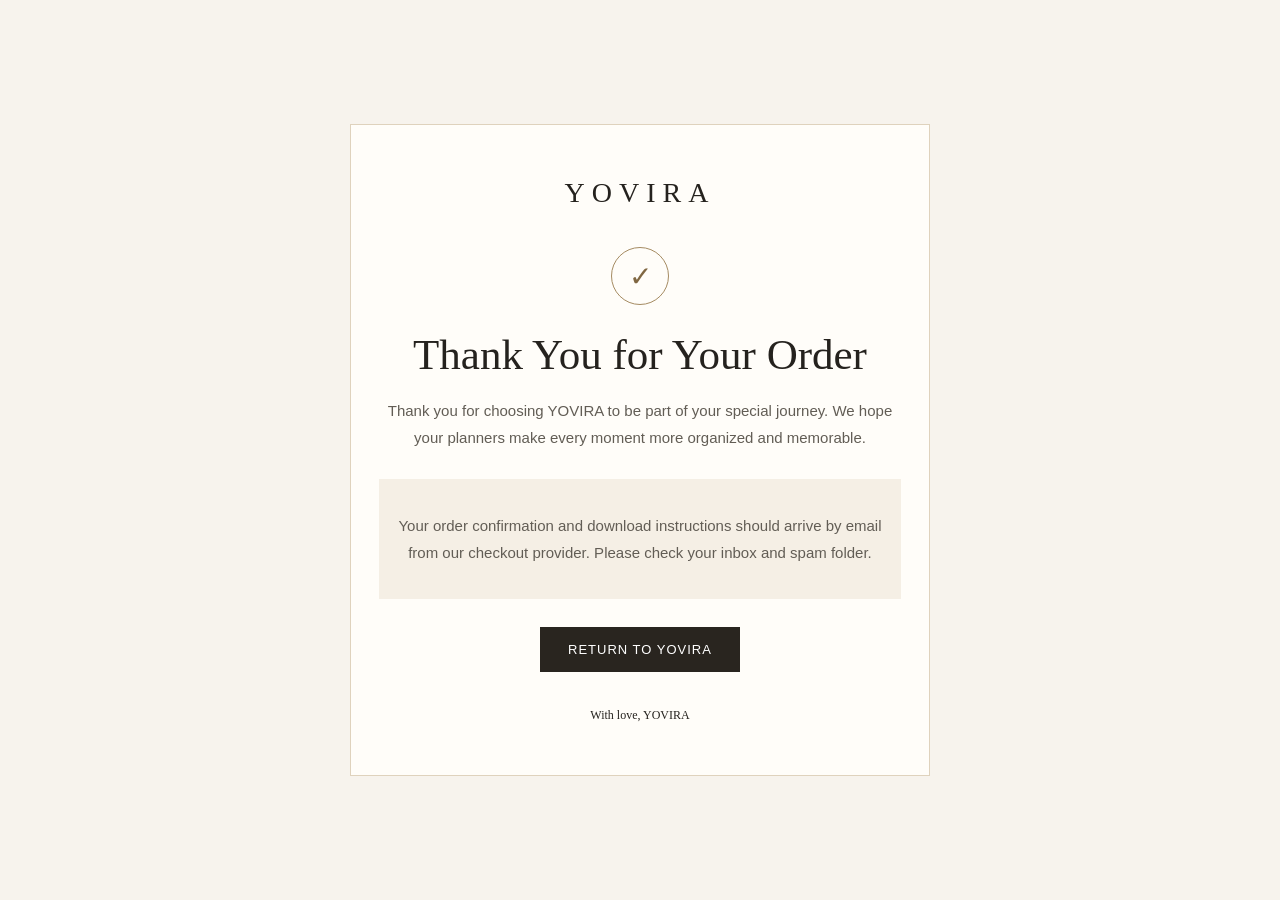
<file: thank-you.html>
<!DOCTYPE html>
<html lang="en">
<head>
  <meta charset="UTF-8">
  <meta name="viewport" content="width=device-width, initial-scale=1.0">
  <title>Thank You | YOVIRA</title>
  <meta name="robots" content="noindex, nofollow">

  <style>
    * { box-sizing: border-box; }

    body {
      margin: 0;
      min-height: 100vh;
      display: flex;
      align-items: center;
      justify-content: center;
      padding: 24px;
      background: #f7f3ed;
      color: #25221e;
      font-family: Georgia, "Times New Roman", serif;
    }

    .card {
      width: 100%;
      max-width: 580px;
      padding: 52px 28px;
      text-align: center;
      background: #fffdf9;
      border: 1px solid #dfd2bd;
    }

    .brand {
      font-size: 28px;
      letter-spacing: 7px;
      margin-bottom: 38px;
    }

    .check {
      width: 58px;
      height: 58px;
      margin: 0 auto 25px;
      border: 1px solid #a58b62;
      border-radius: 50%;
      display: grid;
      place-items: center;
      color: #806742;
      font: 28px Arial, sans-serif;
    }

    h1 {
      font-size: clamp(30px, 6vw, 43px);
      font-weight: normal;
      margin: 0 0 18px;
    }

    p {
      font-family: Arial, sans-serif;
      font-size: 15px;
      line-height: 1.8;
      color: #625d55;
    }

    .note {
      margin: 28px 0;
      padding: 18px;
      background: #f5efe5;
    }

    a.button {
      display: inline-block;
      padding: 15px 28px;
      background: #29251f;
      color: white;
      text-decoration: none;
      font: 13px Arial, sans-serif;
      letter-spacing: 1px;
    }

    .footer {
      margin-top: 36px;
      font-size: 12px;
    }
  </style>
</head>

<body>
  <main class="card">
    <div class="brand">YOVIRA</div>

    <div class="check" aria-hidden="true">✓</div>

    <h1>Thank You for Your Order</h1>

    <p>
      Thank you for choosing YOVIRA to be part of your
      special journey. We hope your planners make every
      moment more organized and memorable.
    </p>

    <div class="note">
      <p>
        Your order confirmation and download instructions
        should arrive by email from our checkout provider.
        Please check your inbox and spam folder.
      </p>
    </div>

    <a class="button" href="https://yovira.online/">
      RETURN TO YOVIRA
    </a>

    <div class="footer">
      With love, YOVIRA
    </div>
  </main>
</body>
</html>
</file>
